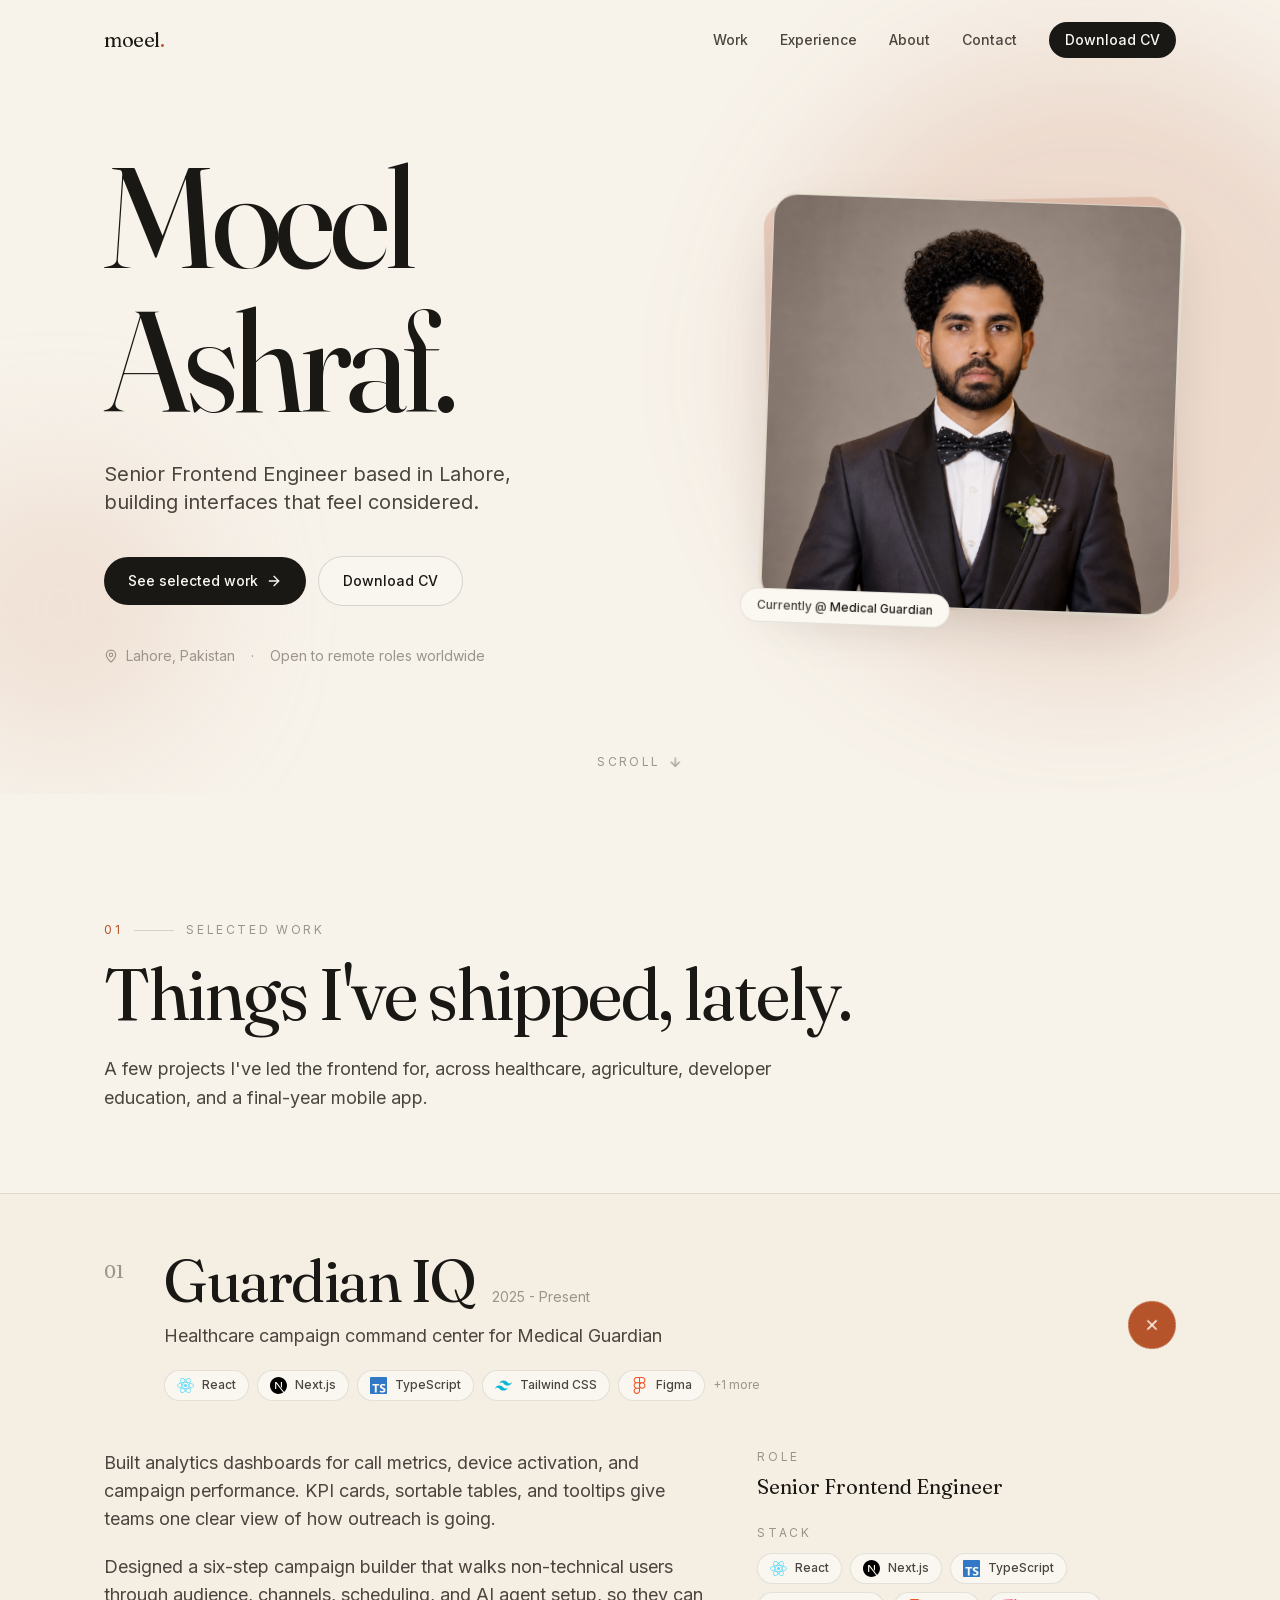
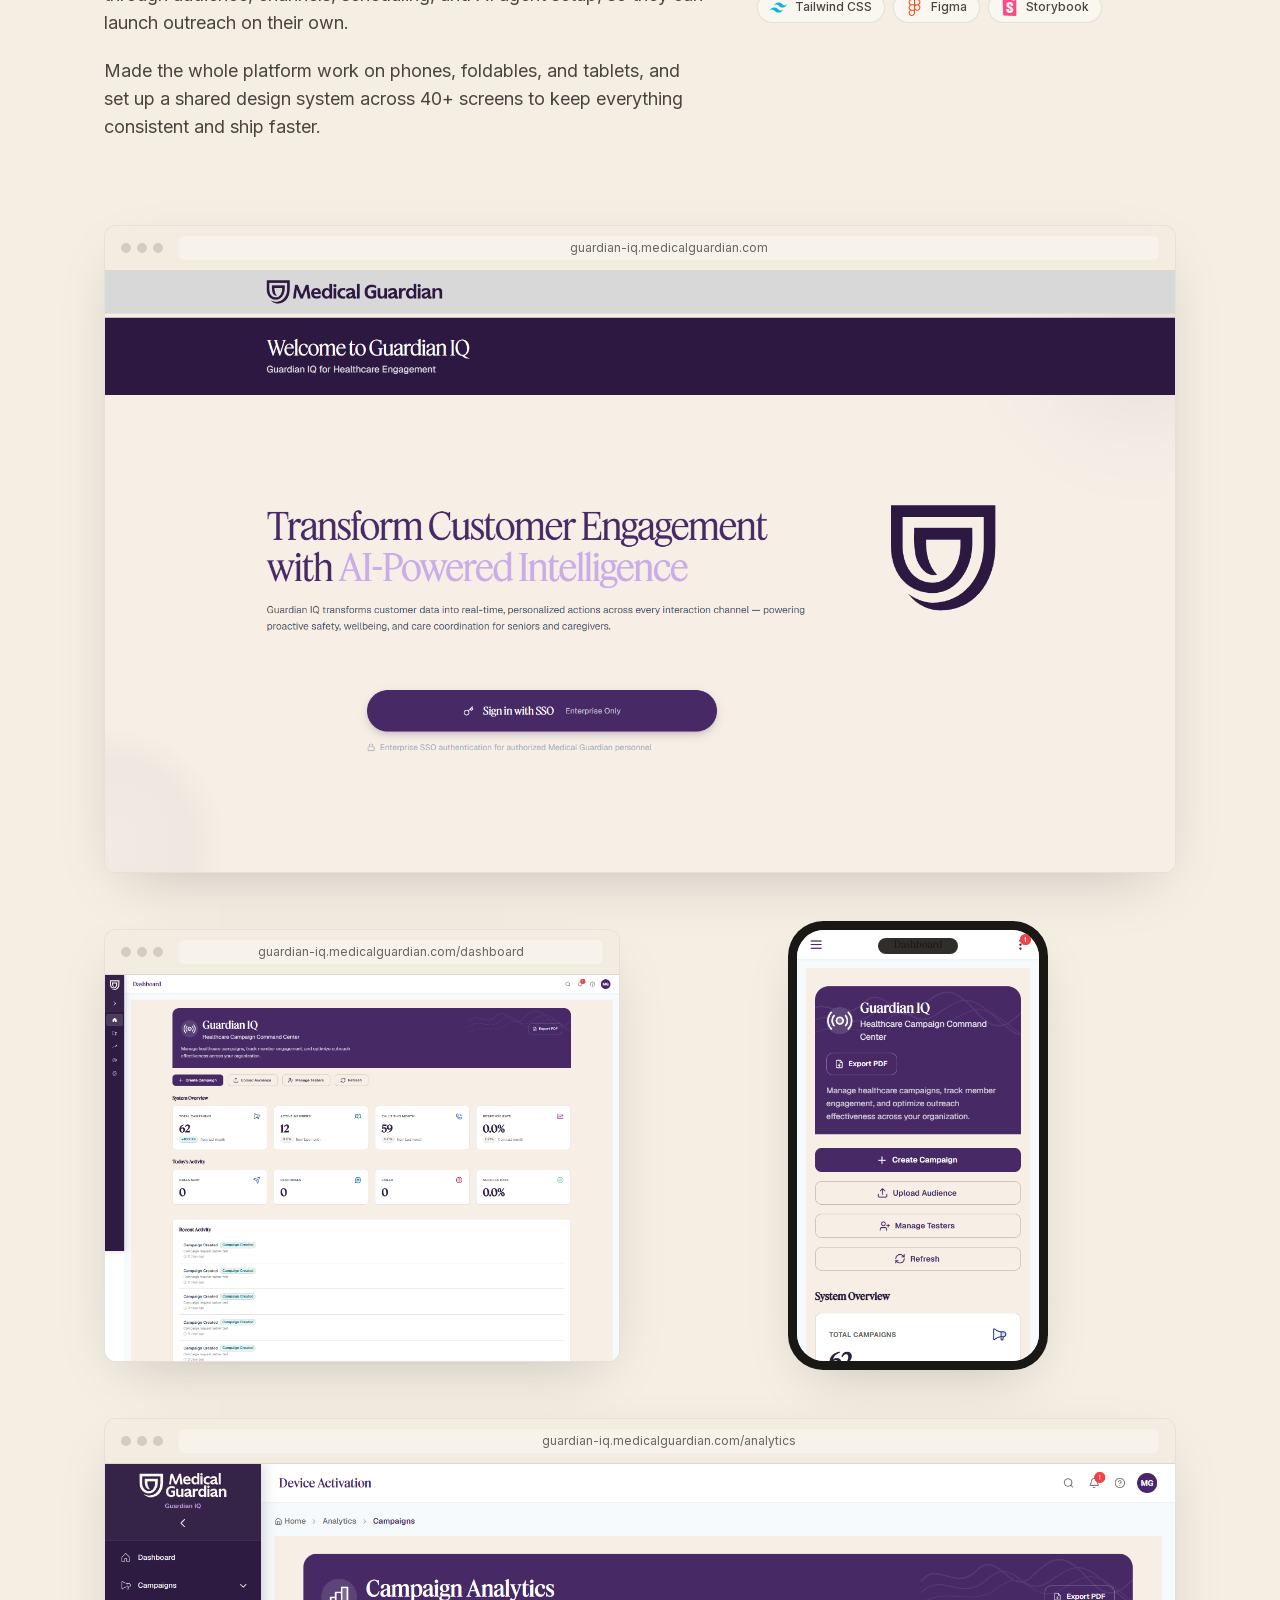
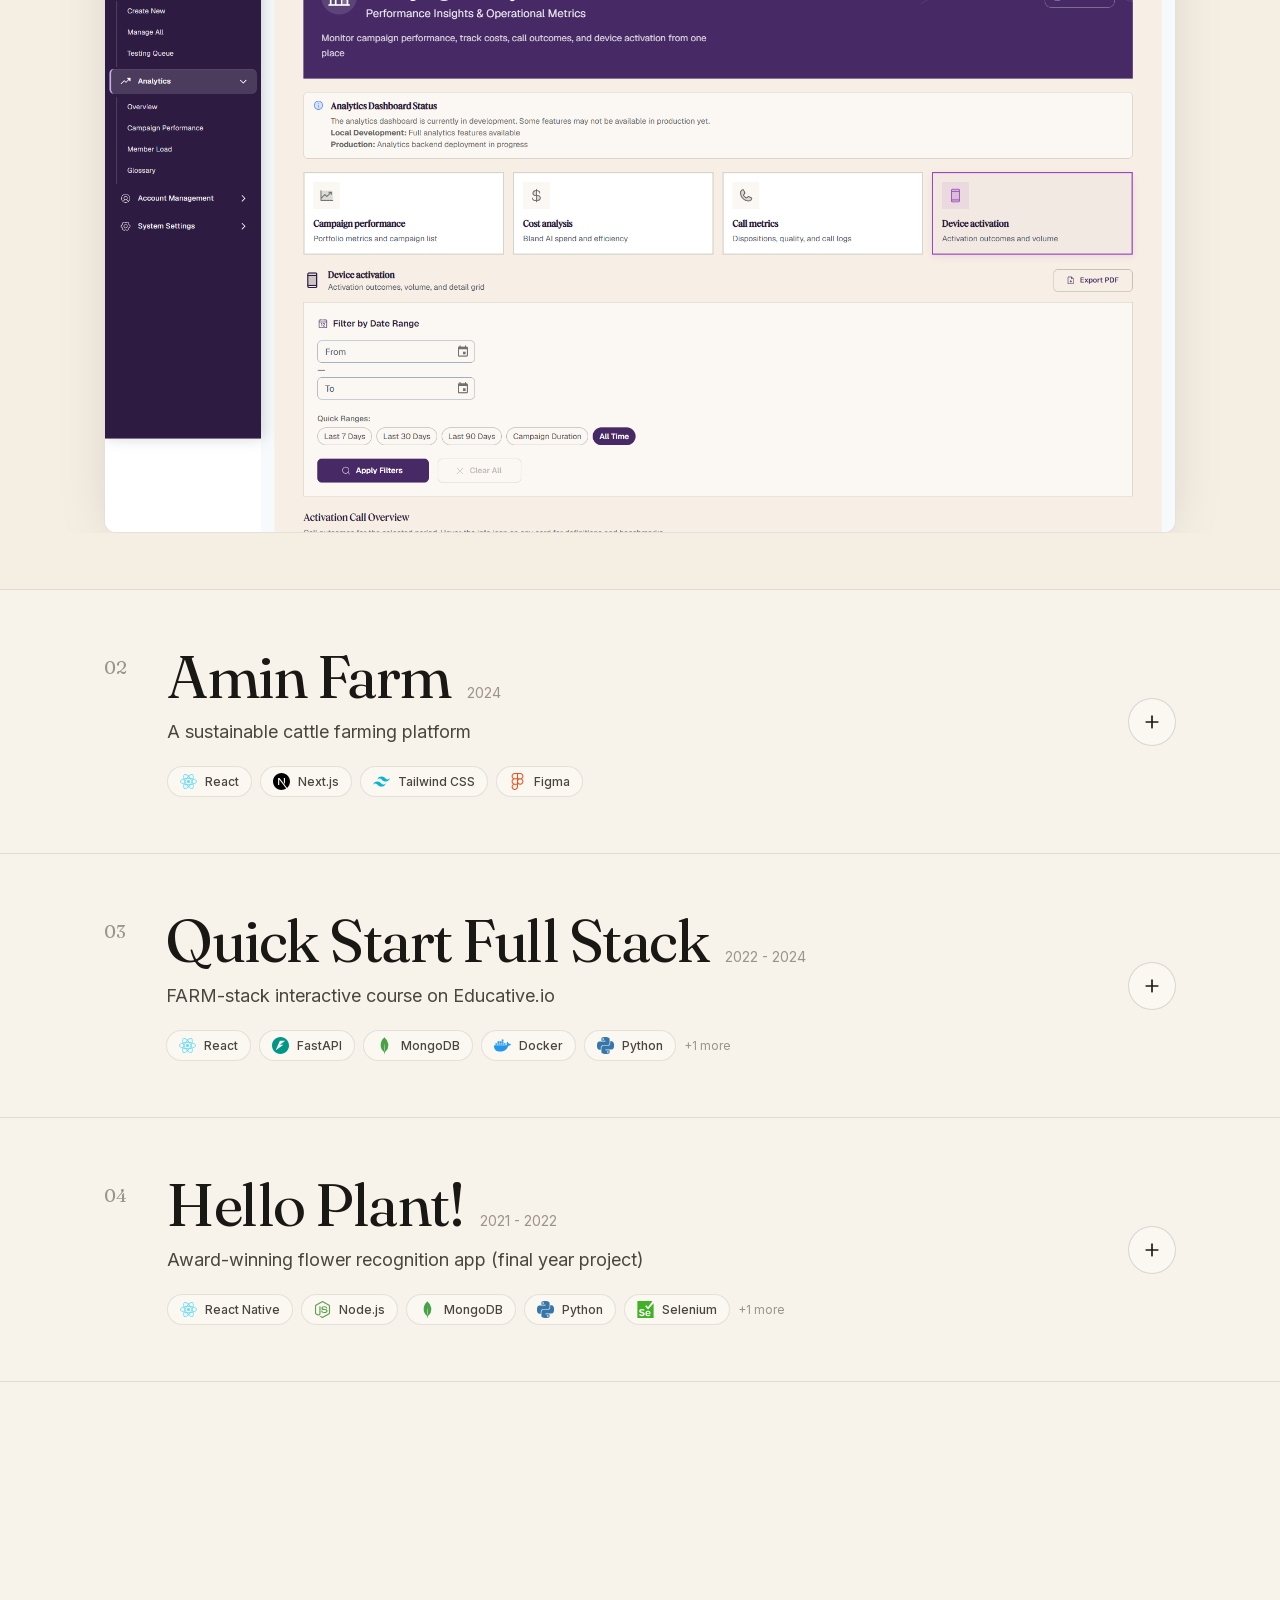
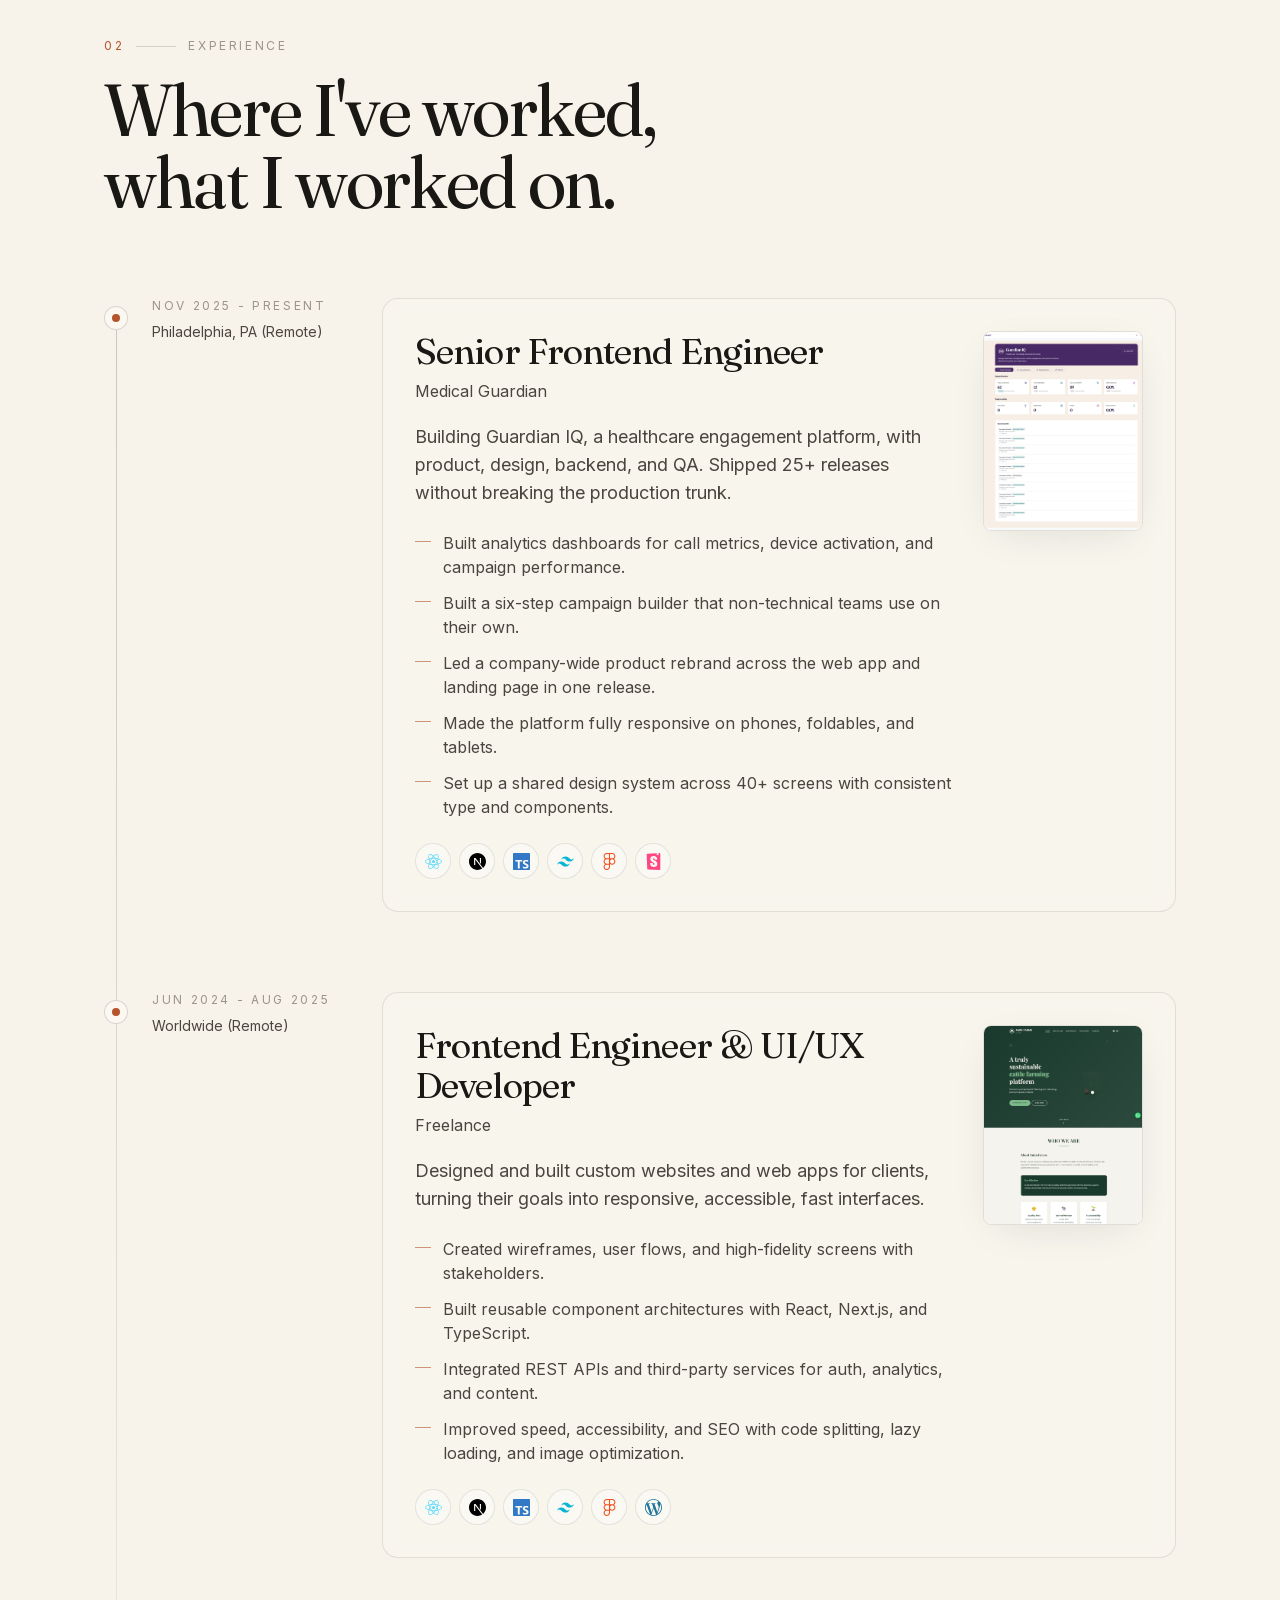
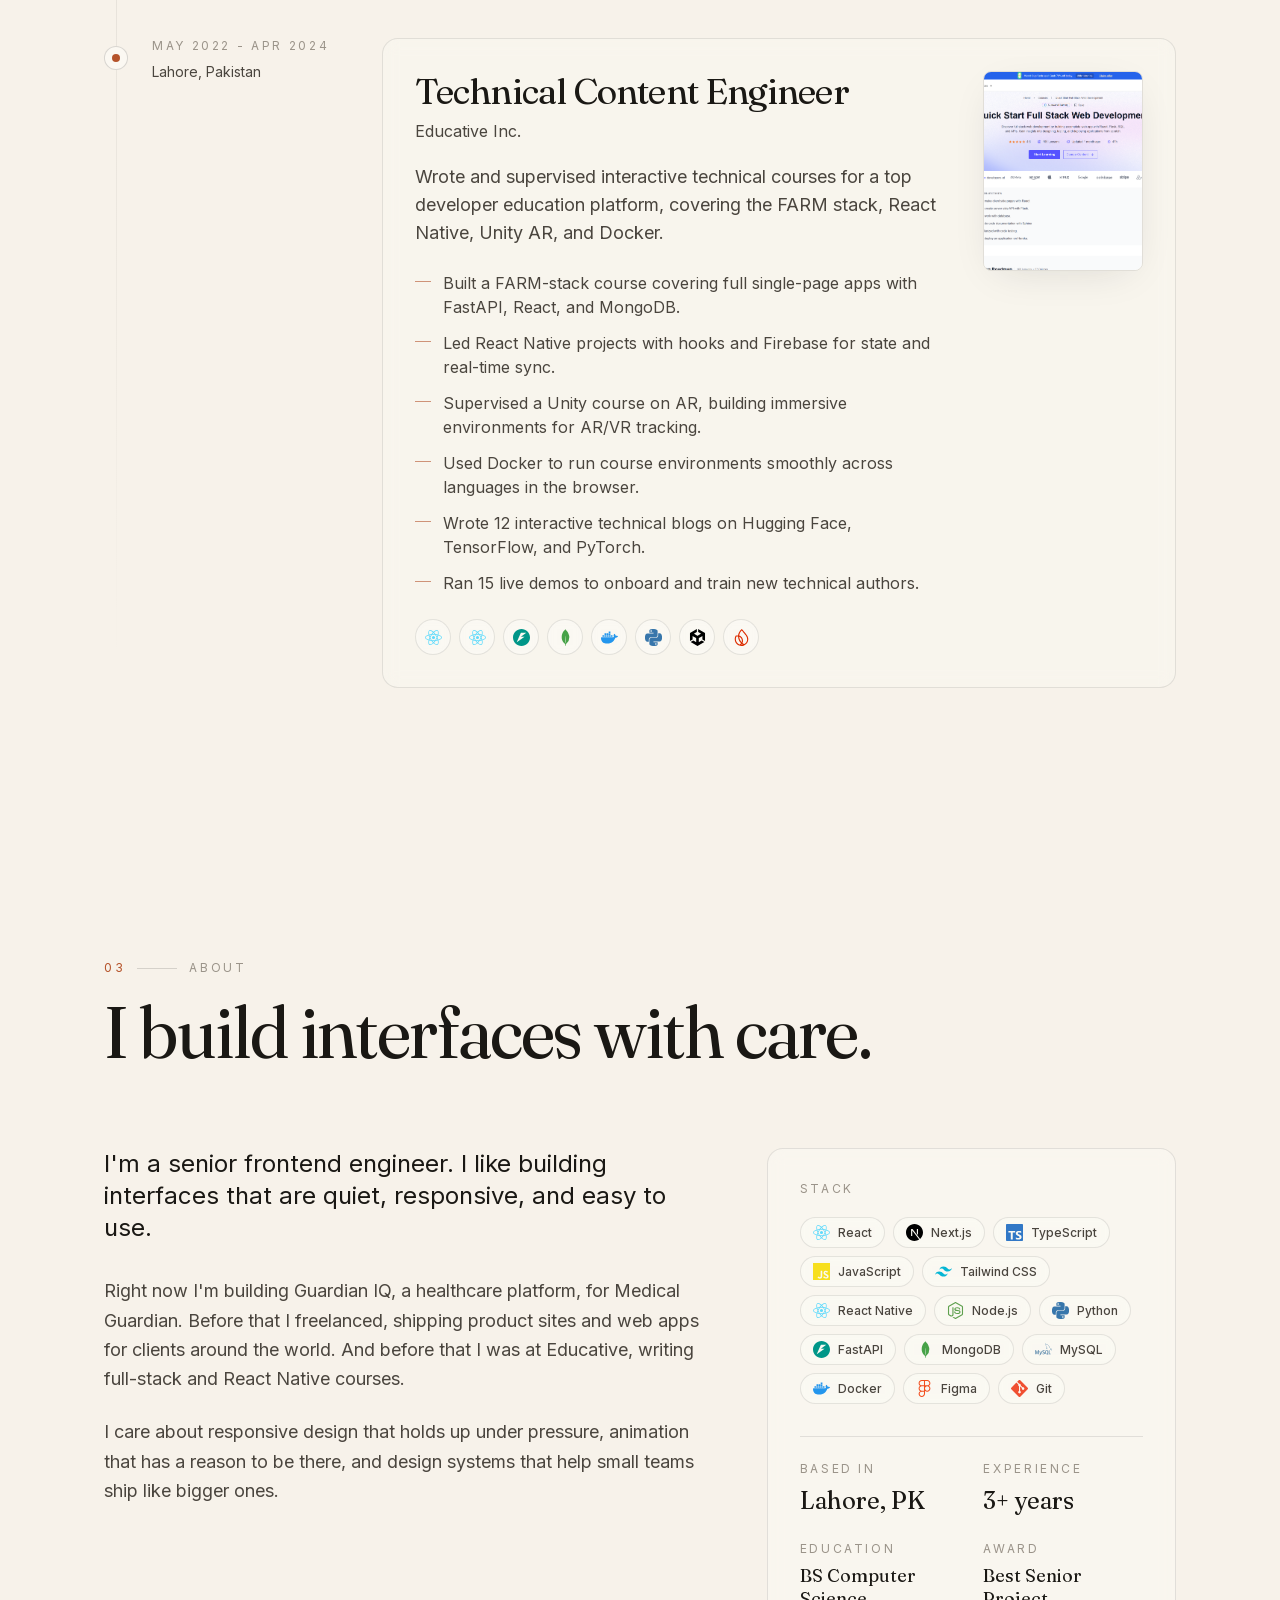
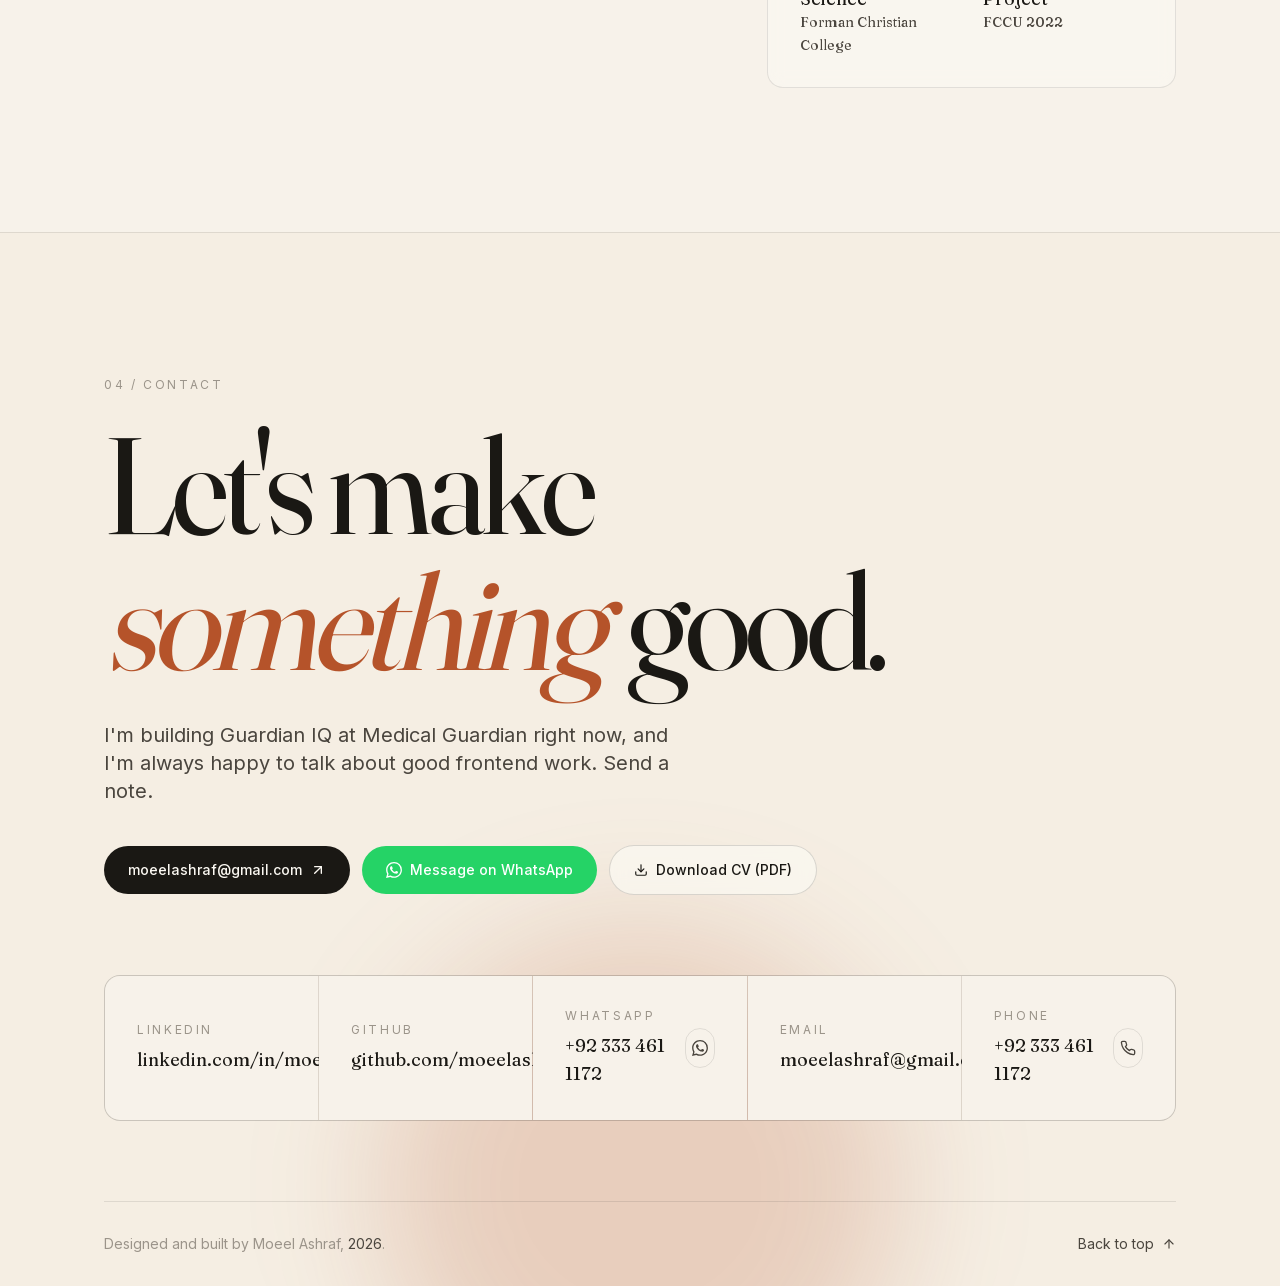
<file: index.html>
<!DOCTYPE html><html lang="en" class="__variable_eaa818 __variable_f367f3"><head><meta charSet="utf-8"/><meta name="viewport" content="width=device-width, initial-scale=1"/><link rel="preload" as="image" href="/portrait.png" fetchPriority="high"/><link rel="stylesheet" href="/_next/static/css/c574ebc8a527e44d.css" data-precedence="next"/><link rel="preload" as="script" fetchPriority="low" href="/_next/static/chunks/webpack-687de29a9afaa59f.js"/><script src="/_next/static/chunks/fd9d1056-8fef90fb5a0b2194.js" async=""></script><script src="/_next/static/chunks/117-a180840ef3cce72d.js" async=""></script><script src="/_next/static/chunks/main-app-5fda7d9480fef137.js" async=""></script><script src="/_next/static/chunks/30a37ab2-232025a5d88836ac.js" async=""></script><script src="/_next/static/chunks/853-a12d7decfe1c20f2.js" async=""></script><script src="/_next/static/chunks/app/page-aa30c7effcd330ae.js" async=""></script><title>Moeel Ashraf, Senior Frontend Engineer</title><meta name="description" content="Portfolio of Moeel Ashraf, a senior frontend engineer based in Lahore, building thoughtful, responsive interfaces for healthcare, education, and beyond."/><meta name="author" content="Moeel Ashraf"/><meta name="keywords" content="Moeel Ashraf,Frontend Engineer,React,Next.js,TypeScript,Portfolio,Lahore"/><meta property="og:title" content="Moeel Ashraf, Senior Frontend Engineer"/><meta property="og:description" content="Senior frontend engineer crafting interfaces that feel considered, not generated."/><meta property="og:type" content="website"/><meta name="twitter:card" content="summary"/><meta name="twitter:title" content="Moeel Ashraf, Senior Frontend Engineer"/><meta name="twitter:description" content="Senior frontend engineer crafting interfaces that feel considered, not generated."/><script src="/_next/static/chunks/polyfills-42372ed130431b0a.js" noModule=""></script></head><body class="font-sans bg-paper text-ink antialiased"><header class="fixed inset-x-0 top-0 z-50" style="background-color:rgba(247, 242, 234, 0);border-bottom:1px solid rgba(26, 24, 20, 0);backdrop-filter:none"><div class="container-narrow flex h-16 items-center justify-between md:h-20"><a href="#top" class="font-serif text-lg tracking-tight text-ink md:text-xl">moeel<span class="text-accent">.</span></a><nav class="hidden items-center gap-8 md:flex"><a href="#work" class="link-underline text-sm font-medium text-ink-muted transition-colors hover:text-ink">Work</a><a href="#experience" class="link-underline text-sm font-medium text-ink-muted transition-colors hover:text-ink">Experience</a><a href="#about" class="link-underline text-sm font-medium text-ink-muted transition-colors hover:text-ink">About</a><a href="#contact" class="link-underline text-sm font-medium text-ink-muted transition-colors hover:text-ink">Contact</a><a href="/moeel-resume.pdf" download="" class="inline-flex items-center rounded-full bg-ink px-4 py-2 text-sm font-medium text-paper-50 transition-all duration-300 hover:bg-accent">Download CV</a></nav><button type="button" aria-label="Open menu" class="flex h-10 w-10 items-center justify-center rounded-full border border-ink/10 bg-paper-50/60 text-ink backdrop-blur md:hidden"><svg xmlns="http://www.w3.org/2000/svg" width="18" height="18" viewBox="0 0 24 24" fill="none" stroke="currentColor" stroke-width="2" stroke-linecap="round" stroke-linejoin="round" class="lucide lucide-menu"><line x1="4" x2="20" y1="12" y2="12"></line><line x1="4" x2="20" y1="6" y2="6"></line><line x1="4" x2="20" y1="18" y2="18"></line></svg></button></div></header><main class="overflow-x-clip"><section id="top" class="relative overflow-hidden pt-28 pb-20 md:pt-36 md:pb-32"><div aria-hidden="true" class="pointer-events-none absolute -right-32 top-12 h-[480px] w-[480px] rounded-full bg-accent/15 blur-3xl md:h-[640px] md:w-[640px]" style="opacity:0;will-change:opacity,transform;transform:scale(0.9)"></div><div aria-hidden="true" class="pointer-events-none absolute -left-20 bottom-12 h-[280px] w-[280px] rounded-full bg-accent-soft/40 blur-3xl" style="opacity:0;will-change:opacity"></div><div class="container-narrow relative grid grid-cols-1 items-center gap-12 md:grid-cols-12 md:gap-8 lg:gap-16"><div class="md:col-span-7 lg:col-span-7"><h1 class="heading-display text-[12vw] sm:text-7xl md:text-[6.5rem] lg:text-[8rem] xl:text-[9rem]"><span class="inline-block" style="opacity:0;will-change:opacity,transform;transform:translateY(40px)">Moeel<!-- --> </span><span class="inline-block" style="opacity:0;will-change:opacity,transform;transform:translateY(40px)">Ashraf.</span></h1><p class="mt-7 max-w-xl text-balance text-lg leading-relaxed text-ink-muted md:text-xl"><span class="inline-block" style="opacity:0;will-change:opacity,transform;transform:translateY(12px)">Senior<!-- --> </span><span class="inline-block" style="opacity:0;will-change:opacity,transform;transform:translateY(12px)">Frontend<!-- --> </span><span class="inline-block" style="opacity:0;will-change:opacity,transform;transform:translateY(12px)">Engineer<!-- --> </span><span class="inline-block" style="opacity:0;will-change:opacity,transform;transform:translateY(12px)">based<!-- --> </span><span class="inline-block" style="opacity:0;will-change:opacity,transform;transform:translateY(12px)">in<!-- --> </span><span class="inline-block" style="opacity:0;will-change:opacity,transform;transform:translateY(12px)">Lahore,<!-- --> </span><span class="inline-block" style="opacity:0;will-change:opacity,transform;transform:translateY(12px)">building<!-- --> </span><span class="inline-block" style="opacity:0;will-change:opacity,transform;transform:translateY(12px)">interfaces<!-- --> </span><span class="inline-block" style="opacity:0;will-change:opacity,transform;transform:translateY(12px)">that<!-- --> </span><span class="inline-block" style="opacity:0;will-change:opacity,transform;transform:translateY(12px)">feel<!-- --> </span><span class="inline-block" style="opacity:0;will-change:opacity,transform;transform:translateY(12px)">considered.</span></p><div class="mt-10 flex flex-wrap items-center gap-3" style="opacity:0;will-change:opacity,transform;transform:translateY(12px)"><a href="#work" class="group inline-flex items-center gap-2 rounded-full bg-ink px-6 py-3.5 text-sm font-medium text-paper-50 transition-all duration-300 hover:bg-accent">See selected work<svg xmlns="http://www.w3.org/2000/svg" width="16" height="16" viewBox="0 0 24 24" fill="none" stroke="currentColor" stroke-width="2" stroke-linecap="round" stroke-linejoin="round" class="lucide lucide-arrow-right transition-transform duration-300 group-hover:translate-x-1"><path d="M5 12h14"></path><path d="m12 5 7 7-7 7"></path></svg></a><a href="/moeel-resume.pdf" download="" class="inline-flex items-center gap-2 rounded-full border border-ink/15 bg-paper-50/60 px-6 py-3.5 text-sm font-medium text-ink backdrop-blur transition-all duration-300 hover:border-ink/30 hover:bg-paper-50">Download CV</a></div><div class="mt-10 flex items-center gap-2 text-sm text-ink-faint" style="opacity:0;will-change:opacity"><svg xmlns="http://www.w3.org/2000/svg" width="14" height="14" viewBox="0 0 24 24" fill="none" stroke="currentColor" stroke-width="2" stroke-linecap="round" stroke-linejoin="round" class="lucide lucide-map-pin"><path d="M20 10c0 4.993-5.539 10.193-7.399 11.799a1 1 0 0 1-1.202 0C9.539 20.193 4 14.993 4 10a8 8 0 0 1 16 0"></path><circle cx="12" cy="10" r="3"></circle></svg>Lahore, Pakistan<span class="mx-2">·</span><span>Open to remote roles worldwide</span></div></div><div class="md:col-span-5 lg:col-span-5"><div class="relative mx-auto aspect-square w-full max-w-[420px]" style="opacity:0;will-change:opacity,transform;transform:translateX(40px)"><div class="absolute inset-0 -rotate-3 rounded-3xl bg-accent/20"></div><div class="absolute inset-0 rotate-1 rounded-3xl bg-paper-200"></div><div class="relative h-full w-full overflow-hidden rounded-3xl border border-ink/10 bg-paper-200 shadow-card"><img alt="Moeel Ashraf" fetchPriority="high" decoding="async" data-nimg="fill" class="object-cover" style="position:absolute;height:100%;width:100%;left:0;top:0;right:0;bottom:0;color:transparent" src="/portrait.png"/></div><div class="absolute -bottom-4 -left-4 rounded-full border border-ink/10 bg-paper-50 px-4 py-2 text-xs font-medium shadow-soft sm:-bottom-5 sm:-left-5" style="opacity:0;will-change:opacity,transform;transform:translateY(20px)"><span class="text-ink-muted">Currently @ </span><span class="text-ink">Medical Guardian</span></div></div></div></div><a href="#work" class="absolute bottom-6 left-1/2 hidden -translate-x-1/2 items-center gap-2 text-xs uppercase tracking-[0.2em] text-ink-faint md:flex" style="opacity:0;will-change:opacity">Scroll<span style="will-change:transform"><svg xmlns="http://www.w3.org/2000/svg" width="14" height="14" viewBox="0 0 24 24" fill="none" stroke="currentColor" stroke-width="2" stroke-linecap="round" stroke-linejoin="round" class="lucide lucide-arrow-down"><path d="M12 5v14"></path><path d="m19 12-7 7-7-7"></path></svg></span></a></section><section id="work" class="relative py-24 md:py-32"><div class="container-narrow"><div class="mb-12 md:mb-20"><div style="opacity:0;transform:translateY(24px)"><div class="flex items-center gap-3 text-xs uppercase tracking-[0.22em] text-ink-faint"><span class="text-accent">01</span><span class="h-px w-10 bg-ink/15"></span><span>Selected work</span></div></div><div style="opacity:0;transform:translateY(24px)"><h2 class="heading-section mt-5 max-w-3xl text-balance text-5xl sm:text-6xl md:text-7xl">Things I&#x27;ve shipped, lately.</h2></div><div style="opacity:0;transform:translateY(24px)"><p class="mt-6 max-w-2xl text-lg leading-relaxed text-ink-muted">A few projects I&#x27;ve led the frontend for, across healthcare, agriculture, developer education, and a final-year mobile app.</p></div></div></div><div class="border-b border-ink/10"><article class="group relative border-t border-ink/10 py-10 transition-colors md:py-14 bg-paper-200/40"><button type="button" class="container-narrow flex w-full flex-col items-start gap-6 text-left md:flex-row md:items-center md:justify-between md:gap-12" aria-expanded="true"><div class="flex flex-1 items-start gap-6 md:gap-10"><span class="mt-2 font-serif text-base text-ink-faint md:text-lg">01</span><div class="flex-1"><div class="flex flex-col gap-1.5 sm:flex-row sm:items-baseline sm:gap-4"><h3 class="heading-section text-3xl sm:text-4xl md:text-5xl lg:text-6xl">Guardian IQ</h3><span class="text-sm text-ink-faint">2025 - Present</span></div><p class="mt-3 max-w-2xl text-base text-ink-muted md:text-lg">Healthcare campaign command center for Medical Guardian</p><div class="mt-5 flex flex-wrap items-center gap-2"><span class="group inline-flex items-center gap-2 rounded-full border border-ink/10 bg-paper-50/80 backdrop-blur-sm transition-all duration-300 hover:-translate-y-0.5 hover:border-ink/20 hover:shadow-soft px-3 py-1.5 text-xs"><svg stroke="currentColor" fill="currentColor" stroke-width="0" role="img" viewBox="0 0 24 24" class="transition-colors duration-300" style="color:#61DAFB" aria-hidden="true" height="17" width="17" xmlns="http://www.w3.org/2000/svg"><path d="M14.23 12.004a2.236 2.236 0 0 1-2.235 2.236 2.236 2.236 0 0 1-2.236-2.236 2.236 2.236 0 0 1 2.235-2.236 2.236 2.236 0 0 1 2.236 2.236zm2.648-10.69c-1.346 0-3.107.96-4.888 2.622-1.78-1.653-3.542-2.602-4.887-2.602-.41 0-.783.093-1.106.278-1.375.793-1.683 3.264-.973 6.365C1.98 8.917 0 10.42 0 12.004c0 1.59 1.99 3.097 5.043 4.03-.704 3.113-.39 5.588.988 6.38.32.187.69.275 1.102.275 1.345 0 3.107-.96 4.888-2.624 1.78 1.654 3.542 2.603 4.887 2.603.41 0 .783-.09 1.106-.275 1.374-.792 1.683-3.263.973-6.365C22.02 15.096 24 13.59 24 12.004c0-1.59-1.99-3.097-5.043-4.032.704-3.11.39-5.587-.988-6.38-.318-.184-.688-.277-1.092-.278zm-.005 1.09v.006c.225 0 .406.044.558.127.666.382.955 1.835.73 3.704-.054.46-.142.945-.25 1.44-.96-.236-2.006-.417-3.107-.534-.66-.905-1.345-1.727-2.035-2.447 1.592-1.48 3.087-2.292 4.105-2.295zm-9.77.02c1.012 0 2.514.808 4.11 2.28-.686.72-1.37 1.537-2.02 2.442-1.107.117-2.154.298-3.113.538-.112-.49-.195-.964-.254-1.42-.23-1.868.054-3.32.714-3.707.19-.09.4-.127.563-.132zm4.882 3.05c.455.468.91.992 1.36 1.564-.44-.02-.89-.034-1.345-.034-.46 0-.915.01-1.36.034.44-.572.895-1.096 1.345-1.565zM12 8.1c.74 0 1.477.034 2.202.093.406.582.802 1.203 1.183 1.86.372.64.71 1.29 1.018 1.946-.308.655-.646 1.31-1.013 1.95-.38.66-.773 1.288-1.18 1.87-.728.063-1.466.098-2.21.098-.74 0-1.477-.035-2.202-.093-.406-.582-.802-1.204-1.183-1.86-.372-.64-.71-1.29-1.018-1.946.303-.657.646-1.313 1.013-1.954.38-.66.773-1.286 1.18-1.868.728-.064 1.466-.098 2.21-.098zm-3.635.254c-.24.377-.48.763-.704 1.16-.225.39-.435.782-.635 1.174-.265-.656-.49-1.31-.676-1.947.64-.15 1.315-.283 2.015-.386zm7.26 0c.695.103 1.365.23 2.006.387-.18.632-.405 1.282-.66 1.933-.2-.39-.41-.783-.64-1.174-.225-.392-.465-.774-.705-1.146zm3.063.675c.484.15.944.317 1.375.498 1.732.74 2.852 1.708 2.852 2.476-.005.768-1.125 1.74-2.857 2.475-.42.18-.88.342-1.355.493-.28-.958-.646-1.956-1.1-2.98.45-1.017.81-2.01 1.085-2.964zm-13.395.004c.278.96.645 1.957 1.1 2.98-.45 1.017-.812 2.01-1.086 2.964-.484-.15-.944-.318-1.37-.5-1.732-.737-2.852-1.706-2.852-2.474 0-.768 1.12-1.742 2.852-2.476.42-.18.88-.342 1.356-.494zm11.678 4.28c.265.657.49 1.312.676 1.948-.64.157-1.316.29-2.016.39.24-.375.48-.762.705-1.158.225-.39.435-.788.636-1.18zm-9.945.02c.2.392.41.783.64 1.175.23.39.465.772.705 1.143-.695-.102-1.365-.23-2.006-.386.18-.63.406-1.282.66-1.933zM17.92 16.32c.112.493.2.968.254 1.423.23 1.868-.054 3.32-.714 3.708-.147.09-.338.128-.563.128-1.012 0-2.514-.807-4.11-2.28.686-.72 1.37-1.536 2.02-2.44 1.107-.118 2.154-.3 3.113-.54zm-11.83.01c.96.234 2.006.415 3.107.532.66.905 1.345 1.727 2.035 2.446-1.595 1.483-3.092 2.295-4.11 2.295-.22-.005-.406-.05-.553-.132-.666-.38-.955-1.834-.73-3.703.054-.46.142-.944.25-1.438zm4.56.64c.44.02.89.034 1.345.034.46 0 .915-.01 1.36-.034-.44.572-.895 1.095-1.345 1.565-.455-.47-.91-.993-1.36-1.565z"></path></svg><span class="font-sans font-medium text-ink-muted group-hover:text-ink">React</span></span><span class="group inline-flex items-center gap-2 rounded-full border border-ink/10 bg-paper-50/80 backdrop-blur-sm transition-all duration-300 hover:-translate-y-0.5 hover:border-ink/20 hover:shadow-soft px-3 py-1.5 text-xs"><svg stroke="currentColor" fill="currentColor" stroke-width="0" role="img" viewBox="0 0 24 24" class="transition-colors duration-300" style="color:#000000" aria-hidden="true" height="17" width="17" xmlns="http://www.w3.org/2000/svg"><path d="M18.665 21.978C16.758 23.255 14.465 24 12 24 5.377 24 0 18.623 0 12S5.377 0 12 0s12 5.377 12 12c0 3.583-1.574 6.801-4.067 9.001L9.219 7.2H7.2v9.596h1.615V9.251l9.85 12.727Zm-3.332-8.533 1.6 2.061V7.2h-1.6v6.245Z"></path></svg><span class="font-sans font-medium text-ink-muted group-hover:text-ink">Next.js</span></span><span class="group inline-flex items-center gap-2 rounded-full border border-ink/10 bg-paper-50/80 backdrop-blur-sm transition-all duration-300 hover:-translate-y-0.5 hover:border-ink/20 hover:shadow-soft px-3 py-1.5 text-xs"><svg stroke="currentColor" fill="currentColor" stroke-width="0" role="img" viewBox="0 0 24 24" class="transition-colors duration-300" style="color:#3178C6" aria-hidden="true" height="17" width="17" xmlns="http://www.w3.org/2000/svg"><path d="M1.125 0C.502 0 0 .502 0 1.125v21.75C0 23.498.502 24 1.125 24h21.75c.623 0 1.125-.502 1.125-1.125V1.125C24 .502 23.498 0 22.875 0zm17.363 9.75c.612 0 1.154.037 1.627.111a6.38 6.38 0 0 1 1.306.34v2.458a3.95 3.95 0 0 0-.643-.361 5.093 5.093 0 0 0-.717-.26 5.453 5.453 0 0 0-1.426-.2c-.3 0-.573.028-.819.086a2.1 2.1 0 0 0-.623.242c-.17.104-.3.229-.393.374a.888.888 0 0 0-.14.49c0 .196.053.373.156.529.104.156.252.304.443.444s.423.276.696.41c.273.135.582.274.926.416.47.197.892.407 1.266.628.374.222.695.473.963.753.268.279.472.598.614.957.142.359.214.776.214 1.253 0 .657-.125 1.21-.373 1.656a3.033 3.033 0 0 1-1.012 1.085 4.38 4.38 0 0 1-1.487.596c-.566.12-1.163.18-1.79.18a9.916 9.916 0 0 1-1.84-.164 5.544 5.544 0 0 1-1.512-.493v-2.63a5.033 5.033 0 0 0 3.237 1.2c.333 0 .624-.03.872-.09.249-.06.456-.144.623-.25.166-.108.29-.234.373-.38a1.023 1.023 0 0 0-.074-1.089 2.12 2.12 0 0 0-.537-.5 5.597 5.597 0 0 0-.807-.444 27.72 27.72 0 0 0-1.007-.436c-.918-.383-1.602-.852-2.053-1.405-.45-.553-.676-1.222-.676-2.005 0-.614.123-1.141.369-1.582.246-.441.58-.804 1.004-1.089a4.494 4.494 0 0 1 1.47-.629 7.536 7.536 0 0 1 1.77-.201zm-15.113.188h9.563v2.166H9.506v9.646H6.789v-9.646H3.375z"></path></svg><span class="font-sans font-medium text-ink-muted group-hover:text-ink">TypeScript</span></span><span class="group inline-flex items-center gap-2 rounded-full border border-ink/10 bg-paper-50/80 backdrop-blur-sm transition-all duration-300 hover:-translate-y-0.5 hover:border-ink/20 hover:shadow-soft px-3 py-1.5 text-xs"><svg stroke="currentColor" fill="currentColor" stroke-width="0" role="img" viewBox="0 0 24 24" class="transition-colors duration-300" style="color:#06B6D4" aria-hidden="true" height="17" width="17" xmlns="http://www.w3.org/2000/svg"><path d="M12.001,4.8c-3.2,0-5.2,1.6-6,4.8c1.2-1.6,2.6-2.2,4.2-1.8c0.913,0.228,1.565,0.89,2.288,1.624 C13.666,10.618,15.027,12,18.001,12c3.2,0,5.2-1.6,6-4.8c-1.2,1.6-2.6,2.2-4.2,1.8c-0.913-0.228-1.565-0.89-2.288-1.624 C16.337,6.182,14.976,4.8,12.001,4.8z M6.001,12c-3.2,0-5.2,1.6-6,4.8c1.2-1.6,2.6-2.2,4.2-1.8c0.913,0.228,1.565,0.89,2.288,1.624 c1.177,1.194,2.538,2.576,5.512,2.576c3.2,0,5.2-1.6,6-4.8c-1.2,1.6-2.6,2.2-4.2,1.8c-0.913-0.228-1.565-0.89-2.288-1.624 C10.337,13.382,8.976,12,6.001,12z"></path></svg><span class="font-sans font-medium text-ink-muted group-hover:text-ink">Tailwind CSS</span></span><span class="group inline-flex items-center gap-2 rounded-full border border-ink/10 bg-paper-50/80 backdrop-blur-sm transition-all duration-300 hover:-translate-y-0.5 hover:border-ink/20 hover:shadow-soft px-3 py-1.5 text-xs"><svg stroke="currentColor" fill="currentColor" stroke-width="0" role="img" viewBox="0 0 24 24" class="transition-colors duration-300" style="color:#F24E1E" aria-hidden="true" height="17" width="17" xmlns="http://www.w3.org/2000/svg"><path d="M15.852 8.981h-4.588V0h4.588c2.476 0 4.49 2.014 4.49 4.49s-2.014 4.491-4.49 4.491zM12.735 7.51h3.117c1.665 0 3.019-1.355 3.019-3.019s-1.355-3.019-3.019-3.019h-3.117V7.51zm0 1.471H8.148c-2.476 0-4.49-2.014-4.49-4.49S5.672 0 8.148 0h4.588v8.981zm-4.587-7.51c-1.665 0-3.019 1.355-3.019 3.019s1.354 3.02 3.019 3.02h3.117V1.471H8.148zm4.587 15.019H8.148c-2.476 0-4.49-2.014-4.49-4.49s2.014-4.49 4.49-4.49h4.588v8.98zM8.148 8.981c-1.665 0-3.019 1.355-3.019 3.019s1.355 3.019 3.019 3.019h3.117V8.981H8.148zM8.172 24c-2.489 0-4.515-2.014-4.515-4.49s2.014-4.49 4.49-4.49h4.588v4.441c0 2.503-2.047 4.539-4.563 4.539zm-.024-7.51a3.023 3.023 0 0 0-3.019 3.019c0 1.665 1.365 3.019 3.044 3.019 1.705 0 3.093-1.376 3.093-3.068v-2.97H8.148zm7.704 0h-.098c-2.476 0-4.49-2.014-4.49-4.49s2.014-4.49 4.49-4.49h.098c2.476 0 4.49 2.014 4.49 4.49s-2.014 4.49-4.49 4.49zm-.097-7.509c-1.665 0-3.019 1.355-3.019 3.019s1.355 3.019 3.019 3.019h.098c1.665 0 3.019-1.355 3.019-3.019s-1.355-3.019-3.019-3.019h-.098z"></path></svg><span class="font-sans font-medium text-ink-muted group-hover:text-ink">Figma</span></span><span class="text-xs text-ink-faint">+<!-- -->1<!-- --> more</span></div></div></div><span class="flex h-12 w-12 shrink-0 items-center justify-center rounded-full border transition-colors border-accent bg-accent text-paper-50" style="will-change:transform"><svg xmlns="http://www.w3.org/2000/svg" width="20" height="20" viewBox="0 0 24 24" fill="none" stroke="currentColor" stroke-width="2" stroke-linecap="round" stroke-linejoin="round" class="lucide lucide-plus"><path d="M5 12h14"></path><path d="M12 5v14"></path></svg></span></button><div class="overflow-hidden" style="height:auto;opacity:1;will-change:opacity"><div class="container-narrow pt-12"><div class="grid grid-cols-1 gap-10 md:grid-cols-12 md:gap-12"><div class="md:col-span-7 lg:col-span-7"><p class="mb-5 text-base leading-relaxed text-ink-muted md:text-lg" style="opacity:1;will-change:opacity,transform;transform:none">Built analytics dashboards for call metrics, device activation, and campaign performance. KPI cards, sortable tables, and tooltips give teams one clear view of how outreach is going.</p><p class="mb-5 text-base leading-relaxed text-ink-muted md:text-lg" style="opacity:1;will-change:opacity,transform;transform:none">Designed a six-step campaign builder that walks non-technical users through audience, channels, scheduling, and AI agent setup, so they can launch outreach on their own.</p><p class="mb-5 text-base leading-relaxed text-ink-muted md:text-lg" style="opacity:1;will-change:opacity,transform;transform:none">Made the whole platform work on phones, foldables, and tablets, and set up a shared design system across 40+ screens to keep everything consistent and ship faster.</p></div><div class="md:col-span-5 lg:col-span-5"><p class="text-xs uppercase tracking-[0.22em] text-ink-faint">Role</p><p class="mt-2 font-serif text-xl text-ink">Senior Frontend Engineer</p><p class="mt-6 text-xs uppercase tracking-[0.22em] text-ink-faint">Stack</p><div class="mt-3 flex flex-wrap gap-2"><span class="group inline-flex items-center gap-2 rounded-full border border-ink/10 bg-paper-50/80 backdrop-blur-sm transition-all duration-300 hover:-translate-y-0.5 hover:border-ink/20 hover:shadow-soft px-3 py-1.5 text-xs"><svg stroke="currentColor" fill="currentColor" stroke-width="0" role="img" viewBox="0 0 24 24" class="transition-colors duration-300" style="color:#61DAFB" aria-hidden="true" height="17" width="17" xmlns="http://www.w3.org/2000/svg"><path d="M14.23 12.004a2.236 2.236 0 0 1-2.235 2.236 2.236 2.236 0 0 1-2.236-2.236 2.236 2.236 0 0 1 2.235-2.236 2.236 2.236 0 0 1 2.236 2.236zm2.648-10.69c-1.346 0-3.107.96-4.888 2.622-1.78-1.653-3.542-2.602-4.887-2.602-.41 0-.783.093-1.106.278-1.375.793-1.683 3.264-.973 6.365C1.98 8.917 0 10.42 0 12.004c0 1.59 1.99 3.097 5.043 4.03-.704 3.113-.39 5.588.988 6.38.32.187.69.275 1.102.275 1.345 0 3.107-.96 4.888-2.624 1.78 1.654 3.542 2.603 4.887 2.603.41 0 .783-.09 1.106-.275 1.374-.792 1.683-3.263.973-6.365C22.02 15.096 24 13.59 24 12.004c0-1.59-1.99-3.097-5.043-4.032.704-3.11.39-5.587-.988-6.38-.318-.184-.688-.277-1.092-.278zm-.005 1.09v.006c.225 0 .406.044.558.127.666.382.955 1.835.73 3.704-.054.46-.142.945-.25 1.44-.96-.236-2.006-.417-3.107-.534-.66-.905-1.345-1.727-2.035-2.447 1.592-1.48 3.087-2.292 4.105-2.295zm-9.77.02c1.012 0 2.514.808 4.11 2.28-.686.72-1.37 1.537-2.02 2.442-1.107.117-2.154.298-3.113.538-.112-.49-.195-.964-.254-1.42-.23-1.868.054-3.32.714-3.707.19-.09.4-.127.563-.132zm4.882 3.05c.455.468.91.992 1.36 1.564-.44-.02-.89-.034-1.345-.034-.46 0-.915.01-1.36.034.44-.572.895-1.096 1.345-1.565zM12 8.1c.74 0 1.477.034 2.202.093.406.582.802 1.203 1.183 1.86.372.64.71 1.29 1.018 1.946-.308.655-.646 1.31-1.013 1.95-.38.66-.773 1.288-1.18 1.87-.728.063-1.466.098-2.21.098-.74 0-1.477-.035-2.202-.093-.406-.582-.802-1.204-1.183-1.86-.372-.64-.71-1.29-1.018-1.946.303-.657.646-1.313 1.013-1.954.38-.66.773-1.286 1.18-1.868.728-.064 1.466-.098 2.21-.098zm-3.635.254c-.24.377-.48.763-.704 1.16-.225.39-.435.782-.635 1.174-.265-.656-.49-1.31-.676-1.947.64-.15 1.315-.283 2.015-.386zm7.26 0c.695.103 1.365.23 2.006.387-.18.632-.405 1.282-.66 1.933-.2-.39-.41-.783-.64-1.174-.225-.392-.465-.774-.705-1.146zm3.063.675c.484.15.944.317 1.375.498 1.732.74 2.852 1.708 2.852 2.476-.005.768-1.125 1.74-2.857 2.475-.42.18-.88.342-1.355.493-.28-.958-.646-1.956-1.1-2.98.45-1.017.81-2.01 1.085-2.964zm-13.395.004c.278.96.645 1.957 1.1 2.98-.45 1.017-.812 2.01-1.086 2.964-.484-.15-.944-.318-1.37-.5-1.732-.737-2.852-1.706-2.852-2.474 0-.768 1.12-1.742 2.852-2.476.42-.18.88-.342 1.356-.494zm11.678 4.28c.265.657.49 1.312.676 1.948-.64.157-1.316.29-2.016.39.24-.375.48-.762.705-1.158.225-.39.435-.788.636-1.18zm-9.945.02c.2.392.41.783.64 1.175.23.39.465.772.705 1.143-.695-.102-1.365-.23-2.006-.386.18-.63.406-1.282.66-1.933zM17.92 16.32c.112.493.2.968.254 1.423.23 1.868-.054 3.32-.714 3.708-.147.09-.338.128-.563.128-1.012 0-2.514-.807-4.11-2.28.686-.72 1.37-1.536 2.02-2.44 1.107-.118 2.154-.3 3.113-.54zm-11.83.01c.96.234 2.006.415 3.107.532.66.905 1.345 1.727 2.035 2.446-1.595 1.483-3.092 2.295-4.11 2.295-.22-.005-.406-.05-.553-.132-.666-.38-.955-1.834-.73-3.703.054-.46.142-.944.25-1.438zm4.56.64c.44.02.89.034 1.345.034.46 0 .915-.01 1.36-.034-.44.572-.895 1.095-1.345 1.565-.455-.47-.91-.993-1.36-1.565z"></path></svg><span class="font-sans font-medium text-ink-muted group-hover:text-ink">React</span></span><span class="group inline-flex items-center gap-2 rounded-full border border-ink/10 bg-paper-50/80 backdrop-blur-sm transition-all duration-300 hover:-translate-y-0.5 hover:border-ink/20 hover:shadow-soft px-3 py-1.5 text-xs"><svg stroke="currentColor" fill="currentColor" stroke-width="0" role="img" viewBox="0 0 24 24" class="transition-colors duration-300" style="color:#000000" aria-hidden="true" height="17" width="17" xmlns="http://www.w3.org/2000/svg"><path d="M18.665 21.978C16.758 23.255 14.465 24 12 24 5.377 24 0 18.623 0 12S5.377 0 12 0s12 5.377 12 12c0 3.583-1.574 6.801-4.067 9.001L9.219 7.2H7.2v9.596h1.615V9.251l9.85 12.727Zm-3.332-8.533 1.6 2.061V7.2h-1.6v6.245Z"></path></svg><span class="font-sans font-medium text-ink-muted group-hover:text-ink">Next.js</span></span><span class="group inline-flex items-center gap-2 rounded-full border border-ink/10 bg-paper-50/80 backdrop-blur-sm transition-all duration-300 hover:-translate-y-0.5 hover:border-ink/20 hover:shadow-soft px-3 py-1.5 text-xs"><svg stroke="currentColor" fill="currentColor" stroke-width="0" role="img" viewBox="0 0 24 24" class="transition-colors duration-300" style="color:#3178C6" aria-hidden="true" height="17" width="17" xmlns="http://www.w3.org/2000/svg"><path d="M1.125 0C.502 0 0 .502 0 1.125v21.75C0 23.498.502 24 1.125 24h21.75c.623 0 1.125-.502 1.125-1.125V1.125C24 .502 23.498 0 22.875 0zm17.363 9.75c.612 0 1.154.037 1.627.111a6.38 6.38 0 0 1 1.306.34v2.458a3.95 3.95 0 0 0-.643-.361 5.093 5.093 0 0 0-.717-.26 5.453 5.453 0 0 0-1.426-.2c-.3 0-.573.028-.819.086a2.1 2.1 0 0 0-.623.242c-.17.104-.3.229-.393.374a.888.888 0 0 0-.14.49c0 .196.053.373.156.529.104.156.252.304.443.444s.423.276.696.41c.273.135.582.274.926.416.47.197.892.407 1.266.628.374.222.695.473.963.753.268.279.472.598.614.957.142.359.214.776.214 1.253 0 .657-.125 1.21-.373 1.656a3.033 3.033 0 0 1-1.012 1.085 4.38 4.38 0 0 1-1.487.596c-.566.12-1.163.18-1.79.18a9.916 9.916 0 0 1-1.84-.164 5.544 5.544 0 0 1-1.512-.493v-2.63a5.033 5.033 0 0 0 3.237 1.2c.333 0 .624-.03.872-.09.249-.06.456-.144.623-.25.166-.108.29-.234.373-.38a1.023 1.023 0 0 0-.074-1.089 2.12 2.12 0 0 0-.537-.5 5.597 5.597 0 0 0-.807-.444 27.72 27.72 0 0 0-1.007-.436c-.918-.383-1.602-.852-2.053-1.405-.45-.553-.676-1.222-.676-2.005 0-.614.123-1.141.369-1.582.246-.441.58-.804 1.004-1.089a4.494 4.494 0 0 1 1.47-.629 7.536 7.536 0 0 1 1.77-.201zm-15.113.188h9.563v2.166H9.506v9.646H6.789v-9.646H3.375z"></path></svg><span class="font-sans font-medium text-ink-muted group-hover:text-ink">TypeScript</span></span><span class="group inline-flex items-center gap-2 rounded-full border border-ink/10 bg-paper-50/80 backdrop-blur-sm transition-all duration-300 hover:-translate-y-0.5 hover:border-ink/20 hover:shadow-soft px-3 py-1.5 text-xs"><svg stroke="currentColor" fill="currentColor" stroke-width="0" role="img" viewBox="0 0 24 24" class="transition-colors duration-300" style="color:#06B6D4" aria-hidden="true" height="17" width="17" xmlns="http://www.w3.org/2000/svg"><path d="M12.001,4.8c-3.2,0-5.2,1.6-6,4.8c1.2-1.6,2.6-2.2,4.2-1.8c0.913,0.228,1.565,0.89,2.288,1.624 C13.666,10.618,15.027,12,18.001,12c3.2,0,5.2-1.6,6-4.8c-1.2,1.6-2.6,2.2-4.2,1.8c-0.913-0.228-1.565-0.89-2.288-1.624 C16.337,6.182,14.976,4.8,12.001,4.8z M6.001,12c-3.2,0-5.2,1.6-6,4.8c1.2-1.6,2.6-2.2,4.2-1.8c0.913,0.228,1.565,0.89,2.288,1.624 c1.177,1.194,2.538,2.576,5.512,2.576c3.2,0,5.2-1.6,6-4.8c-1.2,1.6-2.6,2.2-4.2,1.8c-0.913-0.228-1.565-0.89-2.288-1.624 C10.337,13.382,8.976,12,6.001,12z"></path></svg><span class="font-sans font-medium text-ink-muted group-hover:text-ink">Tailwind CSS</span></span><span class="group inline-flex items-center gap-2 rounded-full border border-ink/10 bg-paper-50/80 backdrop-blur-sm transition-all duration-300 hover:-translate-y-0.5 hover:border-ink/20 hover:shadow-soft px-3 py-1.5 text-xs"><svg stroke="currentColor" fill="currentColor" stroke-width="0" role="img" viewBox="0 0 24 24" class="transition-colors duration-300" style="color:#F24E1E" aria-hidden="true" height="17" width="17" xmlns="http://www.w3.org/2000/svg"><path d="M15.852 8.981h-4.588V0h4.588c2.476 0 4.49 2.014 4.49 4.49s-2.014 4.491-4.49 4.491zM12.735 7.51h3.117c1.665 0 3.019-1.355 3.019-3.019s-1.355-3.019-3.019-3.019h-3.117V7.51zm0 1.471H8.148c-2.476 0-4.49-2.014-4.49-4.49S5.672 0 8.148 0h4.588v8.981zm-4.587-7.51c-1.665 0-3.019 1.355-3.019 3.019s1.354 3.02 3.019 3.02h3.117V1.471H8.148zm4.587 15.019H8.148c-2.476 0-4.49-2.014-4.49-4.49s2.014-4.49 4.49-4.49h4.588v8.98zM8.148 8.981c-1.665 0-3.019 1.355-3.019 3.019s1.355 3.019 3.019 3.019h3.117V8.981H8.148zM8.172 24c-2.489 0-4.515-2.014-4.515-4.49s2.014-4.49 4.49-4.49h4.588v4.441c0 2.503-2.047 4.539-4.563 4.539zm-.024-7.51a3.023 3.023 0 0 0-3.019 3.019c0 1.665 1.365 3.019 3.044 3.019 1.705 0 3.093-1.376 3.093-3.068v-2.97H8.148zm7.704 0h-.098c-2.476 0-4.49-2.014-4.49-4.49s2.014-4.49 4.49-4.49h.098c2.476 0 4.49 2.014 4.49 4.49s-2.014 4.49-4.49 4.49zm-.097-7.509c-1.665 0-3.019 1.355-3.019 3.019s1.355 3.019 3.019 3.019h.098c1.665 0 3.019-1.355 3.019-3.019s-1.355-3.019-3.019-3.019h-.098z"></path></svg><span class="font-sans font-medium text-ink-muted group-hover:text-ink">Figma</span></span><span class="group inline-flex items-center gap-2 rounded-full border border-ink/10 bg-paper-50/80 backdrop-blur-sm transition-all duration-300 hover:-translate-y-0.5 hover:border-ink/20 hover:shadow-soft px-3 py-1.5 text-xs"><svg stroke="currentColor" fill="currentColor" stroke-width="0" role="img" viewBox="0 0 24 24" class="transition-colors duration-300" style="color:#FF4785" aria-hidden="true" height="17" width="17" xmlns="http://www.w3.org/2000/svg"><path d="M16.71.243l-.12 2.71a.18.18 0 00.29.15l1.06-.8.9.7a.18.18 0 00.28-.14l-.1-2.76 1.33-.1a1.2 1.2 0 011.279 1.2v21.596a1.2 1.2 0 01-1.26 1.2l-16.096-.72a1.2 1.2 0 01-1.15-1.16l-.75-19.797a1.2 1.2 0 011.13-1.27L16.7.222zM13.64 9.3c0 .47 3.16.24 3.59-.08 0-3.2-1.72-4.89-4.859-4.89-3.15 0-4.899 1.72-4.899 4.29 0 4.45 5.999 4.53 5.999 6.959 0 .7-.32 1.1-1.05 1.1-.96 0-1.35-.49-1.3-2.16 0-.36-3.649-.48-3.769 0-.27 4.03 2.23 5.2 5.099 5.2 2.79 0 4.969-1.49 4.969-4.18 0-4.77-6.099-4.64-6.099-6.999 0-.97.72-1.1 1.13-1.1.45 0 1.25.07 1.19 1.87z"></path></svg><span class="font-sans font-medium text-ink-muted group-hover:text-ink">Storybook</span></span></div></div></div><div class="mt-12 flex flex-col gap-8 md:mt-16 md:gap-12"><div class="grid gap-6 md:gap-10 grid-cols-1"><div class=""><button type="button" class="group relative block w-full transition-transform duration-500 hover:-translate-y-1" aria-label="Expand Guardian IQ landing page hero with SSO login"><div class="overflow-hidden rounded-xl border shadow-card border-ink/10 bg-paper-50"><div class="flex items-center gap-2 border-b px-3 py-2 sm:px-4 sm:py-2.5 border-ink/10 bg-paper-200/60"><div class="flex gap-1.5"><span class="h-2.5 w-2.5 rounded-full bg-ink/15"></span><span class="h-2.5 w-2.5 rounded-full bg-ink/15"></span><span class="h-2.5 w-2.5 rounded-full bg-ink/15"></span></div><div class="ml-2 hidden flex-1 truncate rounded-md px-3 py-1 font-sans text-xs sm:block bg-paper-100 text-ink-soft">guardian-iq.medicalguardian.com</div></div><div class="relative bg-paper-50"><div class="relative w-full overflow-hidden aspect-[16/9]"><img alt="Guardian IQ landing page hero with SSO login" loading="lazy" decoding="async" data-nimg="fill" class="object-cover object-top" style="position:absolute;height:100%;width:100%;left:0;top:0;right:0;bottom:0;color:transparent" src="/projects/medguardian-landing.png"/></div></div></div></button></div></div><div class="grid gap-6 md:gap-10 grid-cols-1 items-center md:grid-cols-2"><div class=""><button type="button" class="group relative block w-full transition-transform duration-500 hover:-translate-y-1" aria-label="Expand Guardian IQ dashboard with KPI cards and recent activity"><div class="overflow-hidden rounded-xl border shadow-card border-ink/10 bg-paper-50"><div class="flex items-center gap-2 border-b px-3 py-2 sm:px-4 sm:py-2.5 border-ink/10 bg-paper-200/60"><div class="flex gap-1.5"><span class="h-2.5 w-2.5 rounded-full bg-ink/15"></span><span class="h-2.5 w-2.5 rounded-full bg-ink/15"></span><span class="h-2.5 w-2.5 rounded-full bg-ink/15"></span></div><div class="ml-2 hidden flex-1 truncate rounded-md px-3 py-1 font-sans text-xs sm:block bg-paper-100 text-ink-soft">guardian-iq.medicalguardian.com/dashboard</div></div><div class="relative bg-paper-50"><div class="relative w-full overflow-hidden aspect-[4/3]"><img alt="Guardian IQ dashboard with KPI cards and recent activity" loading="lazy" decoding="async" data-nimg="fill" class="object-cover object-top" style="position:absolute;height:100%;width:100%;left:0;top:0;right:0;bottom:0;color:transparent" src="/projects/medguardian-dashboard.png"/></div></div></div></button></div><div class="flex justify-center"><button type="button" class="group relative block transition-transform duration-500 hover:-translate-y-1" aria-label="Expand Guardian IQ dashboard on mobile"><div class="relative mx-auto w-full max-w-[260px] rounded-[2.2rem] border border-ink/15 bg-ink p-2 shadow-card"><div class="relative overflow-hidden rounded-[1.7rem] bg-paper-50"><div class="pointer-events-none absolute left-1/2 top-2 z-10 h-4 w-20 -translate-x-1/2 rounded-full bg-ink/90"></div><div class="aspect-[9/16] w-full"><img alt="Guardian IQ dashboard on mobile" loading="lazy" width="520" height="924" decoding="async" data-nimg="1" class="h-full w-full object-cover object-top" style="color:transparent" src="/projects/medguardian-mobile.png"/></div></div></div></button></div></div><div class="grid gap-6 md:gap-10 grid-cols-1"><div class=""><button type="button" class="group relative block w-full transition-transform duration-500 hover:-translate-y-1" aria-label="Expand Campaign analytics with KPI metrics and performance charts"><div class="overflow-hidden rounded-xl border shadow-card border-ink/10 bg-paper-50"><div class="flex items-center gap-2 border-b px-3 py-2 sm:px-4 sm:py-2.5 border-ink/10 bg-paper-200/60"><div class="flex gap-1.5"><span class="h-2.5 w-2.5 rounded-full bg-ink/15"></span><span class="h-2.5 w-2.5 rounded-full bg-ink/15"></span><span class="h-2.5 w-2.5 rounded-full bg-ink/15"></span></div><div class="ml-2 hidden flex-1 truncate rounded-md px-3 py-1 font-sans text-xs sm:block bg-paper-100 text-ink-soft">guardian-iq.medicalguardian.com/analytics</div></div><div class="relative bg-paper-50"><div class="relative w-full overflow-hidden aspect-[16/10]"><img alt="Campaign analytics with KPI metrics and performance charts" loading="lazy" decoding="async" data-nimg="fill" class="object-cover object-top" style="position:absolute;height:100%;width:100%;left:0;top:0;right:0;bottom:0;color:transparent" src="/projects/medguardian-analytics.png"/></div></div></div></button></div></div></div></div></div></article><article class="group relative border-t border-ink/10 py-10 transition-colors md:py-14"><button type="button" class="container-narrow flex w-full flex-col items-start gap-6 text-left md:flex-row md:items-center md:justify-between md:gap-12" aria-expanded="false"><div class="flex flex-1 items-start gap-6 md:gap-10"><span class="mt-2 font-serif text-base text-ink-faint md:text-lg">02</span><div class="flex-1"><div class="flex flex-col gap-1.5 sm:flex-row sm:items-baseline sm:gap-4"><h3 class="heading-section text-3xl sm:text-4xl md:text-5xl lg:text-6xl">Amin Farm</h3><span class="text-sm text-ink-faint">2024</span></div><p class="mt-3 max-w-2xl text-base text-ink-muted md:text-lg">A sustainable cattle farming platform</p><div class="mt-5 flex flex-wrap items-center gap-2"><span class="group inline-flex items-center gap-2 rounded-full border border-ink/10 bg-paper-50/80 backdrop-blur-sm transition-all duration-300 hover:-translate-y-0.5 hover:border-ink/20 hover:shadow-soft px-3 py-1.5 text-xs"><svg stroke="currentColor" fill="currentColor" stroke-width="0" role="img" viewBox="0 0 24 24" class="transition-colors duration-300" style="color:#61DAFB" aria-hidden="true" height="17" width="17" xmlns="http://www.w3.org/2000/svg"><path d="M14.23 12.004a2.236 2.236 0 0 1-2.235 2.236 2.236 2.236 0 0 1-2.236-2.236 2.236 2.236 0 0 1 2.235-2.236 2.236 2.236 0 0 1 2.236 2.236zm2.648-10.69c-1.346 0-3.107.96-4.888 2.622-1.78-1.653-3.542-2.602-4.887-2.602-.41 0-.783.093-1.106.278-1.375.793-1.683 3.264-.973 6.365C1.98 8.917 0 10.42 0 12.004c0 1.59 1.99 3.097 5.043 4.03-.704 3.113-.39 5.588.988 6.38.32.187.69.275 1.102.275 1.345 0 3.107-.96 4.888-2.624 1.78 1.654 3.542 2.603 4.887 2.603.41 0 .783-.09 1.106-.275 1.374-.792 1.683-3.263.973-6.365C22.02 15.096 24 13.59 24 12.004c0-1.59-1.99-3.097-5.043-4.032.704-3.11.39-5.587-.988-6.38-.318-.184-.688-.277-1.092-.278zm-.005 1.09v.006c.225 0 .406.044.558.127.666.382.955 1.835.73 3.704-.054.46-.142.945-.25 1.44-.96-.236-2.006-.417-3.107-.534-.66-.905-1.345-1.727-2.035-2.447 1.592-1.48 3.087-2.292 4.105-2.295zm-9.77.02c1.012 0 2.514.808 4.11 2.28-.686.72-1.37 1.537-2.02 2.442-1.107.117-2.154.298-3.113.538-.112-.49-.195-.964-.254-1.42-.23-1.868.054-3.32.714-3.707.19-.09.4-.127.563-.132zm4.882 3.05c.455.468.91.992 1.36 1.564-.44-.02-.89-.034-1.345-.034-.46 0-.915.01-1.36.034.44-.572.895-1.096 1.345-1.565zM12 8.1c.74 0 1.477.034 2.202.093.406.582.802 1.203 1.183 1.86.372.64.71 1.29 1.018 1.946-.308.655-.646 1.31-1.013 1.95-.38.66-.773 1.288-1.18 1.87-.728.063-1.466.098-2.21.098-.74 0-1.477-.035-2.202-.093-.406-.582-.802-1.204-1.183-1.86-.372-.64-.71-1.29-1.018-1.946.303-.657.646-1.313 1.013-1.954.38-.66.773-1.286 1.18-1.868.728-.064 1.466-.098 2.21-.098zm-3.635.254c-.24.377-.48.763-.704 1.16-.225.39-.435.782-.635 1.174-.265-.656-.49-1.31-.676-1.947.64-.15 1.315-.283 2.015-.386zm7.26 0c.695.103 1.365.23 2.006.387-.18.632-.405 1.282-.66 1.933-.2-.39-.41-.783-.64-1.174-.225-.392-.465-.774-.705-1.146zm3.063.675c.484.15.944.317 1.375.498 1.732.74 2.852 1.708 2.852 2.476-.005.768-1.125 1.74-2.857 2.475-.42.18-.88.342-1.355.493-.28-.958-.646-1.956-1.1-2.98.45-1.017.81-2.01 1.085-2.964zm-13.395.004c.278.96.645 1.957 1.1 2.98-.45 1.017-.812 2.01-1.086 2.964-.484-.15-.944-.318-1.37-.5-1.732-.737-2.852-1.706-2.852-2.474 0-.768 1.12-1.742 2.852-2.476.42-.18.88-.342 1.356-.494zm11.678 4.28c.265.657.49 1.312.676 1.948-.64.157-1.316.29-2.016.39.24-.375.48-.762.705-1.158.225-.39.435-.788.636-1.18zm-9.945.02c.2.392.41.783.64 1.175.23.39.465.772.705 1.143-.695-.102-1.365-.23-2.006-.386.18-.63.406-1.282.66-1.933zM17.92 16.32c.112.493.2.968.254 1.423.23 1.868-.054 3.32-.714 3.708-.147.09-.338.128-.563.128-1.012 0-2.514-.807-4.11-2.28.686-.72 1.37-1.536 2.02-2.44 1.107-.118 2.154-.3 3.113-.54zm-11.83.01c.96.234 2.006.415 3.107.532.66.905 1.345 1.727 2.035 2.446-1.595 1.483-3.092 2.295-4.11 2.295-.22-.005-.406-.05-.553-.132-.666-.38-.955-1.834-.73-3.703.054-.46.142-.944.25-1.438zm4.56.64c.44.02.89.034 1.345.034.46 0 .915-.01 1.36-.034-.44.572-.895 1.095-1.345 1.565-.455-.47-.91-.993-1.36-1.565z"></path></svg><span class="font-sans font-medium text-ink-muted group-hover:text-ink">React</span></span><span class="group inline-flex items-center gap-2 rounded-full border border-ink/10 bg-paper-50/80 backdrop-blur-sm transition-all duration-300 hover:-translate-y-0.5 hover:border-ink/20 hover:shadow-soft px-3 py-1.5 text-xs"><svg stroke="currentColor" fill="currentColor" stroke-width="0" role="img" viewBox="0 0 24 24" class="transition-colors duration-300" style="color:#000000" aria-hidden="true" height="17" width="17" xmlns="http://www.w3.org/2000/svg"><path d="M18.665 21.978C16.758 23.255 14.465 24 12 24 5.377 24 0 18.623 0 12S5.377 0 12 0s12 5.377 12 12c0 3.583-1.574 6.801-4.067 9.001L9.219 7.2H7.2v9.596h1.615V9.251l9.85 12.727Zm-3.332-8.533 1.6 2.061V7.2h-1.6v6.245Z"></path></svg><span class="font-sans font-medium text-ink-muted group-hover:text-ink">Next.js</span></span><span class="group inline-flex items-center gap-2 rounded-full border border-ink/10 bg-paper-50/80 backdrop-blur-sm transition-all duration-300 hover:-translate-y-0.5 hover:border-ink/20 hover:shadow-soft px-3 py-1.5 text-xs"><svg stroke="currentColor" fill="currentColor" stroke-width="0" role="img" viewBox="0 0 24 24" class="transition-colors duration-300" style="color:#06B6D4" aria-hidden="true" height="17" width="17" xmlns="http://www.w3.org/2000/svg"><path d="M12.001,4.8c-3.2,0-5.2,1.6-6,4.8c1.2-1.6,2.6-2.2,4.2-1.8c0.913,0.228,1.565,0.89,2.288,1.624 C13.666,10.618,15.027,12,18.001,12c3.2,0,5.2-1.6,6-4.8c-1.2,1.6-2.6,2.2-4.2,1.8c-0.913-0.228-1.565-0.89-2.288-1.624 C16.337,6.182,14.976,4.8,12.001,4.8z M6.001,12c-3.2,0-5.2,1.6-6,4.8c1.2-1.6,2.6-2.2,4.2-1.8c0.913,0.228,1.565,0.89,2.288,1.624 c1.177,1.194,2.538,2.576,5.512,2.576c3.2,0,5.2-1.6,6-4.8c-1.2,1.6-2.6,2.2-4.2,1.8c-0.913-0.228-1.565-0.89-2.288-1.624 C10.337,13.382,8.976,12,6.001,12z"></path></svg><span class="font-sans font-medium text-ink-muted group-hover:text-ink">Tailwind CSS</span></span><span class="group inline-flex items-center gap-2 rounded-full border border-ink/10 bg-paper-50/80 backdrop-blur-sm transition-all duration-300 hover:-translate-y-0.5 hover:border-ink/20 hover:shadow-soft px-3 py-1.5 text-xs"><svg stroke="currentColor" fill="currentColor" stroke-width="0" role="img" viewBox="0 0 24 24" class="transition-colors duration-300" style="color:#F24E1E" aria-hidden="true" height="17" width="17" xmlns="http://www.w3.org/2000/svg"><path d="M15.852 8.981h-4.588V0h4.588c2.476 0 4.49 2.014 4.49 4.49s-2.014 4.491-4.49 4.491zM12.735 7.51h3.117c1.665 0 3.019-1.355 3.019-3.019s-1.355-3.019-3.019-3.019h-3.117V7.51zm0 1.471H8.148c-2.476 0-4.49-2.014-4.49-4.49S5.672 0 8.148 0h4.588v8.981zm-4.587-7.51c-1.665 0-3.019 1.355-3.019 3.019s1.354 3.02 3.019 3.02h3.117V1.471H8.148zm4.587 15.019H8.148c-2.476 0-4.49-2.014-4.49-4.49s2.014-4.49 4.49-4.49h4.588v8.98zM8.148 8.981c-1.665 0-3.019 1.355-3.019 3.019s1.355 3.019 3.019 3.019h3.117V8.981H8.148zM8.172 24c-2.489 0-4.515-2.014-4.515-4.49s2.014-4.49 4.49-4.49h4.588v4.441c0 2.503-2.047 4.539-4.563 4.539zm-.024-7.51a3.023 3.023 0 0 0-3.019 3.019c0 1.665 1.365 3.019 3.044 3.019 1.705 0 3.093-1.376 3.093-3.068v-2.97H8.148zm7.704 0h-.098c-2.476 0-4.49-2.014-4.49-4.49s2.014-4.49 4.49-4.49h.098c2.476 0 4.49 2.014 4.49 4.49s-2.014 4.49-4.49 4.49zm-.097-7.509c-1.665 0-3.019 1.355-3.019 3.019s1.355 3.019 3.019 3.019h.098c1.665 0 3.019-1.355 3.019-3.019s-1.355-3.019-3.019-3.019h-.098z"></path></svg><span class="font-sans font-medium text-ink-muted group-hover:text-ink">Figma</span></span></div></div></div><span class="flex h-12 w-12 shrink-0 items-center justify-center rounded-full border transition-colors border-ink/15 bg-paper-50 text-ink group-hover:border-ink/30" style="will-change:transform"><svg xmlns="http://www.w3.org/2000/svg" width="20" height="20" viewBox="0 0 24 24" fill="none" stroke="currentColor" stroke-width="2" stroke-linecap="round" stroke-linejoin="round" class="lucide lucide-plus"><path d="M5 12h14"></path><path d="M12 5v14"></path></svg></span></button></article><article class="group relative border-t border-ink/10 py-10 transition-colors md:py-14"><button type="button" class="container-narrow flex w-full flex-col items-start gap-6 text-left md:flex-row md:items-center md:justify-between md:gap-12" aria-expanded="false"><div class="flex flex-1 items-start gap-6 md:gap-10"><span class="mt-2 font-serif text-base text-ink-faint md:text-lg">03</span><div class="flex-1"><div class="flex flex-col gap-1.5 sm:flex-row sm:items-baseline sm:gap-4"><h3 class="heading-section text-3xl sm:text-4xl md:text-5xl lg:text-6xl">Quick Start Full Stack</h3><span class="text-sm text-ink-faint">2022 - 2024</span></div><p class="mt-3 max-w-2xl text-base text-ink-muted md:text-lg">FARM-stack interactive course on Educative.io</p><div class="mt-5 flex flex-wrap items-center gap-2"><span class="group inline-flex items-center gap-2 rounded-full border border-ink/10 bg-paper-50/80 backdrop-blur-sm transition-all duration-300 hover:-translate-y-0.5 hover:border-ink/20 hover:shadow-soft px-3 py-1.5 text-xs"><svg stroke="currentColor" fill="currentColor" stroke-width="0" role="img" viewBox="0 0 24 24" class="transition-colors duration-300" style="color:#61DAFB" aria-hidden="true" height="17" width="17" xmlns="http://www.w3.org/2000/svg"><path d="M14.23 12.004a2.236 2.236 0 0 1-2.235 2.236 2.236 2.236 0 0 1-2.236-2.236 2.236 2.236 0 0 1 2.235-2.236 2.236 2.236 0 0 1 2.236 2.236zm2.648-10.69c-1.346 0-3.107.96-4.888 2.622-1.78-1.653-3.542-2.602-4.887-2.602-.41 0-.783.093-1.106.278-1.375.793-1.683 3.264-.973 6.365C1.98 8.917 0 10.42 0 12.004c0 1.59 1.99 3.097 5.043 4.03-.704 3.113-.39 5.588.988 6.38.32.187.69.275 1.102.275 1.345 0 3.107-.96 4.888-2.624 1.78 1.654 3.542 2.603 4.887 2.603.41 0 .783-.09 1.106-.275 1.374-.792 1.683-3.263.973-6.365C22.02 15.096 24 13.59 24 12.004c0-1.59-1.99-3.097-5.043-4.032.704-3.11.39-5.587-.988-6.38-.318-.184-.688-.277-1.092-.278zm-.005 1.09v.006c.225 0 .406.044.558.127.666.382.955 1.835.73 3.704-.054.46-.142.945-.25 1.44-.96-.236-2.006-.417-3.107-.534-.66-.905-1.345-1.727-2.035-2.447 1.592-1.48 3.087-2.292 4.105-2.295zm-9.77.02c1.012 0 2.514.808 4.11 2.28-.686.72-1.37 1.537-2.02 2.442-1.107.117-2.154.298-3.113.538-.112-.49-.195-.964-.254-1.42-.23-1.868.054-3.32.714-3.707.19-.09.4-.127.563-.132zm4.882 3.05c.455.468.91.992 1.36 1.564-.44-.02-.89-.034-1.345-.034-.46 0-.915.01-1.36.034.44-.572.895-1.096 1.345-1.565zM12 8.1c.74 0 1.477.034 2.202.093.406.582.802 1.203 1.183 1.86.372.64.71 1.29 1.018 1.946-.308.655-.646 1.31-1.013 1.95-.38.66-.773 1.288-1.18 1.87-.728.063-1.466.098-2.21.098-.74 0-1.477-.035-2.202-.093-.406-.582-.802-1.204-1.183-1.86-.372-.64-.71-1.29-1.018-1.946.303-.657.646-1.313 1.013-1.954.38-.66.773-1.286 1.18-1.868.728-.064 1.466-.098 2.21-.098zm-3.635.254c-.24.377-.48.763-.704 1.16-.225.39-.435.782-.635 1.174-.265-.656-.49-1.31-.676-1.947.64-.15 1.315-.283 2.015-.386zm7.26 0c.695.103 1.365.23 2.006.387-.18.632-.405 1.282-.66 1.933-.2-.39-.41-.783-.64-1.174-.225-.392-.465-.774-.705-1.146zm3.063.675c.484.15.944.317 1.375.498 1.732.74 2.852 1.708 2.852 2.476-.005.768-1.125 1.74-2.857 2.475-.42.18-.88.342-1.355.493-.28-.958-.646-1.956-1.1-2.98.45-1.017.81-2.01 1.085-2.964zm-13.395.004c.278.96.645 1.957 1.1 2.98-.45 1.017-.812 2.01-1.086 2.964-.484-.15-.944-.318-1.37-.5-1.732-.737-2.852-1.706-2.852-2.474 0-.768 1.12-1.742 2.852-2.476.42-.18.88-.342 1.356-.494zm11.678 4.28c.265.657.49 1.312.676 1.948-.64.157-1.316.29-2.016.39.24-.375.48-.762.705-1.158.225-.39.435-.788.636-1.18zm-9.945.02c.2.392.41.783.64 1.175.23.39.465.772.705 1.143-.695-.102-1.365-.23-2.006-.386.18-.63.406-1.282.66-1.933zM17.92 16.32c.112.493.2.968.254 1.423.23 1.868-.054 3.32-.714 3.708-.147.09-.338.128-.563.128-1.012 0-2.514-.807-4.11-2.28.686-.72 1.37-1.536 2.02-2.44 1.107-.118 2.154-.3 3.113-.54zm-11.83.01c.96.234 2.006.415 3.107.532.66.905 1.345 1.727 2.035 2.446-1.595 1.483-3.092 2.295-4.11 2.295-.22-.005-.406-.05-.553-.132-.666-.38-.955-1.834-.73-3.703.054-.46.142-.944.25-1.438zm4.56.64c.44.02.89.034 1.345.034.46 0 .915-.01 1.36-.034-.44.572-.895 1.095-1.345 1.565-.455-.47-.91-.993-1.36-1.565z"></path></svg><span class="font-sans font-medium text-ink-muted group-hover:text-ink">React</span></span><span class="group inline-flex items-center gap-2 rounded-full border border-ink/10 bg-paper-50/80 backdrop-blur-sm transition-all duration-300 hover:-translate-y-0.5 hover:border-ink/20 hover:shadow-soft px-3 py-1.5 text-xs"><svg stroke="currentColor" fill="currentColor" stroke-width="0" role="img" viewBox="0 0 24 24" class="transition-colors duration-300" style="color:#009688" aria-hidden="true" height="17" width="17" xmlns="http://www.w3.org/2000/svg"><path d="M12 .0387C5.3729.0384.0003 5.3931 0 11.9988c-.001 6.6066 5.372 11.9628 12 11.9625 6.628.0003 12.001-5.3559 12-11.9625-.0003-6.6057-5.3729-11.9604-12-11.96m-.829 5.4153h7.55l-7.5805 5.3284h5.1828L5.279 18.5436q2.9466-6.5444 5.892-13.0896"></path></svg><span class="font-sans font-medium text-ink-muted group-hover:text-ink">FastAPI</span></span><span class="group inline-flex items-center gap-2 rounded-full border border-ink/10 bg-paper-50/80 backdrop-blur-sm transition-all duration-300 hover:-translate-y-0.5 hover:border-ink/20 hover:shadow-soft px-3 py-1.5 text-xs"><svg stroke="currentColor" fill="currentColor" stroke-width="0" role="img" viewBox="0 0 24 24" class="transition-colors duration-300" style="color:#47A248" aria-hidden="true" height="17" width="17" xmlns="http://www.w3.org/2000/svg"><path d="M17.193 9.555c-1.264-5.58-4.252-7.414-4.573-8.115-.28-.394-.53-.954-.735-1.44-.036.495-.055.685-.523 1.184-.723.566-4.438 3.682-4.74 10.02-.282 5.912 4.27 9.435 4.888 9.884l.07.05A73.49 73.49 0 0111.91 24h.481c.114-1.032.284-2.056.51-3.07.417-.296.604-.463.85-.693a11.342 11.342 0 003.639-8.464c.01-.814-.103-1.662-.197-2.218zm-5.336 8.195s0-8.291.275-8.29c.213 0 .49 10.695.49 10.695-.381-.045-.765-1.76-.765-2.405z"></path></svg><span class="font-sans font-medium text-ink-muted group-hover:text-ink">MongoDB</span></span><span class="group inline-flex items-center gap-2 rounded-full border border-ink/10 bg-paper-50/80 backdrop-blur-sm transition-all duration-300 hover:-translate-y-0.5 hover:border-ink/20 hover:shadow-soft px-3 py-1.5 text-xs"><svg stroke="currentColor" fill="currentColor" stroke-width="0" role="img" viewBox="0 0 24 24" class="transition-colors duration-300" style="color:#2496ED" aria-hidden="true" height="17" width="17" xmlns="http://www.w3.org/2000/svg"><path d="M13.983 11.078h2.119a.186.186 0 00.186-.185V9.006a.186.186 0 00-.186-.186h-2.119a.185.185 0 00-.185.185v1.888c0 .102.083.185.185.185m-2.954-5.43h2.118a.186.186 0 00.186-.186V3.574a.186.186 0 00-.186-.185h-2.118a.185.185 0 00-.185.185v1.888c0 .102.082.185.185.185m0 2.716h2.118a.187.187 0 00.186-.186V6.29a.186.186 0 00-.186-.185h-2.118a.185.185 0 00-.185.185v1.887c0 .102.082.185.185.186m-2.93 0h2.12a.186.186 0 00.184-.186V6.29a.185.185 0 00-.185-.185H8.1a.185.185 0 00-.185.185v1.887c0 .102.083.185.185.186m-2.964 0h2.119a.186.186 0 00.185-.186V6.29a.185.185 0 00-.185-.185H5.136a.186.186 0 00-.186.185v1.887c0 .102.084.185.186.186m5.893 2.715h2.118a.186.186 0 00.186-.185V9.006a.186.186 0 00-.186-.186h-2.118a.185.185 0 00-.185.185v1.888c0 .102.082.185.185.185m-2.93 0h2.12a.185.185 0 00.184-.185V9.006a.185.185 0 00-.184-.186h-2.12a.185.185 0 00-.184.185v1.888c0 .102.083.185.185.185m-2.964 0h2.119a.185.185 0 00.185-.185V9.006a.185.185 0 00-.184-.186h-2.12a.186.186 0 00-.186.186v1.887c0 .102.084.185.186.185m-2.92 0h2.12a.185.185 0 00.184-.185V9.006a.185.185 0 00-.184-.186h-2.12a.185.185 0 00-.184.185v1.888c0 .102.082.185.185.185M23.763 9.89c-.065-.051-.672-.51-1.954-.51-.338.001-.676.03-1.01.087-.248-1.7-1.653-2.53-1.716-2.566l-.344-.199-.226.327c-.284.438-.49.922-.612 1.43-.23.97-.09 1.882.403 2.661-.595.332-1.55.413-1.744.42H.751a.751.751 0 00-.75.748 11.376 11.376 0 00.692 4.062c.545 1.428 1.355 2.48 2.41 3.124 1.18.723 3.1 1.137 5.275 1.137.983.003 1.963-.086 2.93-.266a12.248 12.248 0 003.823-1.389c.98-.567 1.86-1.288 2.61-2.136 1.252-1.418 1.998-2.997 2.553-4.4h.221c1.372 0 2.215-.549 2.68-1.009.309-.293.55-.65.707-1.046l.098-.288Z"></path></svg><span class="font-sans font-medium text-ink-muted group-hover:text-ink">Docker</span></span><span class="group inline-flex items-center gap-2 rounded-full border border-ink/10 bg-paper-50/80 backdrop-blur-sm transition-all duration-300 hover:-translate-y-0.5 hover:border-ink/20 hover:shadow-soft px-3 py-1.5 text-xs"><svg stroke="currentColor" fill="currentColor" stroke-width="0" role="img" viewBox="0 0 24 24" class="transition-colors duration-300" style="color:#3776AB" aria-hidden="true" height="17" width="17" xmlns="http://www.w3.org/2000/svg"><path d="M14.25.18l.9.2.73.26.59.3.45.32.34.34.25.34.16.33.1.3.04.26.02.2-.01.13V8.5l-.05.63-.13.55-.21.46-.26.38-.3.31-.33.25-.35.19-.35.14-.33.1-.3.07-.26.04-.21.02H8.77l-.69.05-.59.14-.5.22-.41.27-.33.32-.27.35-.2.36-.15.37-.1.35-.07.32-.04.27-.02.21v3.06H3.17l-.21-.03-.28-.07-.32-.12-.35-.18-.36-.26-.36-.36-.35-.46-.32-.59-.28-.73-.21-.88-.14-1.05-.05-1.23.06-1.22.16-1.04.24-.87.32-.71.36-.57.4-.44.42-.33.42-.24.4-.16.36-.1.32-.05.24-.01h.16l.06.01h8.16v-.83H6.18l-.01-2.75-.02-.37.05-.34.11-.31.17-.28.25-.26.31-.23.38-.2.44-.18.51-.15.58-.12.64-.1.71-.06.77-.04.84-.02 1.27.05zm-6.3 1.98l-.23.33-.08.41.08.41.23.34.33.22.41.09.41-.09.33-.22.23-.34.08-.41-.08-.41-.23-.33-.33-.22-.41-.09-.41.09zm13.09 3.95l.28.06.32.12.35.18.36.27.36.35.35.47.32.59.28.73.21.88.14 1.04.05 1.23-.06 1.23-.16 1.04-.24.86-.32.71-.36.57-.4.45-.42.33-.42.24-.4.16-.36.09-.32.05-.24.02-.16-.01h-8.22v.82h5.84l.01 2.76.02.36-.05.34-.11.31-.17.29-.25.25-.31.24-.38.2-.44.17-.51.15-.58.13-.64.09-.71.07-.77.04-.84.01-1.27-.04-1.07-.14-.9-.2-.73-.25-.59-.3-.45-.33-.34-.34-.25-.34-.16-.33-.1-.3-.04-.25-.02-.2.01-.13v-5.34l.05-.64.13-.54.21-.46.26-.38.3-.32.33-.24.35-.2.35-.14.33-.1.3-.06.26-.04.21-.02.13-.01h5.84l.69-.05.59-.14.5-.21.41-.28.33-.32.27-.35.2-.36.15-.36.1-.35.07-.32.04-.28.02-.21V6.07h2.09l.14.01zm-6.47 14.25l-.23.33-.08.41.08.41.23.33.33.23.41.08.41-.08.33-.23.23-.33.08-.41-.08-.41-.23-.33-.33-.23-.41-.08-.41.08z"></path></svg><span class="font-sans font-medium text-ink-muted group-hover:text-ink">Python</span></span><span class="text-xs text-ink-faint">+<!-- -->1<!-- --> more</span></div></div></div><span class="flex h-12 w-12 shrink-0 items-center justify-center rounded-full border transition-colors border-ink/15 bg-paper-50 text-ink group-hover:border-ink/30" style="will-change:transform"><svg xmlns="http://www.w3.org/2000/svg" width="20" height="20" viewBox="0 0 24 24" fill="none" stroke="currentColor" stroke-width="2" stroke-linecap="round" stroke-linejoin="round" class="lucide lucide-plus"><path d="M5 12h14"></path><path d="M12 5v14"></path></svg></span></button></article><article class="group relative border-t border-ink/10 py-10 transition-colors md:py-14"><button type="button" class="container-narrow flex w-full flex-col items-start gap-6 text-left md:flex-row md:items-center md:justify-between md:gap-12" aria-expanded="false"><div class="flex flex-1 items-start gap-6 md:gap-10"><span class="mt-2 font-serif text-base text-ink-faint md:text-lg">04</span><div class="flex-1"><div class="flex flex-col gap-1.5 sm:flex-row sm:items-baseline sm:gap-4"><h3 class="heading-section text-3xl sm:text-4xl md:text-5xl lg:text-6xl">Hello Plant!</h3><span class="text-sm text-ink-faint">2021 - 2022</span></div><p class="mt-3 max-w-2xl text-base text-ink-muted md:text-lg">Award-winning flower recognition app (final year project)</p><div class="mt-5 flex flex-wrap items-center gap-2"><span class="group inline-flex items-center gap-2 rounded-full border border-ink/10 bg-paper-50/80 backdrop-blur-sm transition-all duration-300 hover:-translate-y-0.5 hover:border-ink/20 hover:shadow-soft px-3 py-1.5 text-xs"><svg stroke="currentColor" fill="currentColor" stroke-width="0" role="img" viewBox="0 0 24 24" class="transition-colors duration-300" style="color:#61DAFB" aria-hidden="true" height="17" width="17" xmlns="http://www.w3.org/2000/svg"><path d="M14.23 12.004a2.236 2.236 0 0 1-2.235 2.236 2.236 2.236 0 0 1-2.236-2.236 2.236 2.236 0 0 1 2.235-2.236 2.236 2.236 0 0 1 2.236 2.236zm2.648-10.69c-1.346 0-3.107.96-4.888 2.622-1.78-1.653-3.542-2.602-4.887-2.602-.41 0-.783.093-1.106.278-1.375.793-1.683 3.264-.973 6.365C1.98 8.917 0 10.42 0 12.004c0 1.59 1.99 3.097 5.043 4.03-.704 3.113-.39 5.588.988 6.38.32.187.69.275 1.102.275 1.345 0 3.107-.96 4.888-2.624 1.78 1.654 3.542 2.603 4.887 2.603.41 0 .783-.09 1.106-.275 1.374-.792 1.683-3.263.973-6.365C22.02 15.096 24 13.59 24 12.004c0-1.59-1.99-3.097-5.043-4.032.704-3.11.39-5.587-.988-6.38-.318-.184-.688-.277-1.092-.278zm-.005 1.09v.006c.225 0 .406.044.558.127.666.382.955 1.835.73 3.704-.054.46-.142.945-.25 1.44-.96-.236-2.006-.417-3.107-.534-.66-.905-1.345-1.727-2.035-2.447 1.592-1.48 3.087-2.292 4.105-2.295zm-9.77.02c1.012 0 2.514.808 4.11 2.28-.686.72-1.37 1.537-2.02 2.442-1.107.117-2.154.298-3.113.538-.112-.49-.195-.964-.254-1.42-.23-1.868.054-3.32.714-3.707.19-.09.4-.127.563-.132zm4.882 3.05c.455.468.91.992 1.36 1.564-.44-.02-.89-.034-1.345-.034-.46 0-.915.01-1.36.034.44-.572.895-1.096 1.345-1.565zM12 8.1c.74 0 1.477.034 2.202.093.406.582.802 1.203 1.183 1.86.372.64.71 1.29 1.018 1.946-.308.655-.646 1.31-1.013 1.95-.38.66-.773 1.288-1.18 1.87-.728.063-1.466.098-2.21.098-.74 0-1.477-.035-2.202-.093-.406-.582-.802-1.204-1.183-1.86-.372-.64-.71-1.29-1.018-1.946.303-.657.646-1.313 1.013-1.954.38-.66.773-1.286 1.18-1.868.728-.064 1.466-.098 2.21-.098zm-3.635.254c-.24.377-.48.763-.704 1.16-.225.39-.435.782-.635 1.174-.265-.656-.49-1.31-.676-1.947.64-.15 1.315-.283 2.015-.386zm7.26 0c.695.103 1.365.23 2.006.387-.18.632-.405 1.282-.66 1.933-.2-.39-.41-.783-.64-1.174-.225-.392-.465-.774-.705-1.146zm3.063.675c.484.15.944.317 1.375.498 1.732.74 2.852 1.708 2.852 2.476-.005.768-1.125 1.74-2.857 2.475-.42.18-.88.342-1.355.493-.28-.958-.646-1.956-1.1-2.98.45-1.017.81-2.01 1.085-2.964zm-13.395.004c.278.96.645 1.957 1.1 2.98-.45 1.017-.812 2.01-1.086 2.964-.484-.15-.944-.318-1.37-.5-1.732-.737-2.852-1.706-2.852-2.474 0-.768 1.12-1.742 2.852-2.476.42-.18.88-.342 1.356-.494zm11.678 4.28c.265.657.49 1.312.676 1.948-.64.157-1.316.29-2.016.39.24-.375.48-.762.705-1.158.225-.39.435-.788.636-1.18zm-9.945.02c.2.392.41.783.64 1.175.23.39.465.772.705 1.143-.695-.102-1.365-.23-2.006-.386.18-.63.406-1.282.66-1.933zM17.92 16.32c.112.493.2.968.254 1.423.23 1.868-.054 3.32-.714 3.708-.147.09-.338.128-.563.128-1.012 0-2.514-.807-4.11-2.28.686-.72 1.37-1.536 2.02-2.44 1.107-.118 2.154-.3 3.113-.54zm-11.83.01c.96.234 2.006.415 3.107.532.66.905 1.345 1.727 2.035 2.446-1.595 1.483-3.092 2.295-4.11 2.295-.22-.005-.406-.05-.553-.132-.666-.38-.955-1.834-.73-3.703.054-.46.142-.944.25-1.438zm4.56.64c.44.02.89.034 1.345.034.46 0 .915-.01 1.36-.034-.44.572-.895 1.095-1.345 1.565-.455-.47-.91-.993-1.36-1.565z"></path></svg><span class="font-sans font-medium text-ink-muted group-hover:text-ink">React Native</span></span><span class="group inline-flex items-center gap-2 rounded-full border border-ink/10 bg-paper-50/80 backdrop-blur-sm transition-all duration-300 hover:-translate-y-0.5 hover:border-ink/20 hover:shadow-soft px-3 py-1.5 text-xs"><svg stroke="currentColor" fill="currentColor" stroke-width="0" role="img" viewBox="0 0 24 24" class="transition-colors duration-300" style="color:#5FA04E" aria-hidden="true" height="17" width="17" xmlns="http://www.w3.org/2000/svg"><path d="M11.998,24c-0.321,0-0.641-0.084-0.922-0.247l-2.936-1.737c-0.438-0.245-0.224-0.332-0.08-0.383 c0.585-0.203,0.703-0.25,1.328-0.604c0.065-0.037,0.151-0.023,0.218,0.017l2.256,1.339c0.082,0.045,0.197,0.045,0.272,0l8.795-5.076 c0.082-0.047,0.134-0.141,0.134-0.238V6.921c0-0.099-0.053-0.192-0.137-0.242l-8.791-5.072c-0.081-0.047-0.189-0.047-0.271,0 L3.075,6.68C2.99,6.729,2.936,6.825,2.936,6.921v10.15c0,0.097,0.054,0.189,0.139,0.235l2.409,1.392 c1.307,0.654,2.108-0.116,2.108-0.89V7.787c0-0.142,0.114-0.253,0.256-0.253h1.115c0.139,0,0.255,0.112,0.255,0.253v10.021 c0,1.745-0.95,2.745-2.604,2.745c-0.508,0-0.909,0-2.026-0.551L2.28,18.675c-0.57-0.329-0.922-0.945-0.922-1.604V6.921 c0-0.659,0.353-1.275,0.922-1.603l8.795-5.082c0.557-0.315,1.296-0.315,1.848,0l8.794,5.082c0.57,0.329,0.924,0.944,0.924,1.603 v10.15c0,0.659-0.354,1.273-0.924,1.604l-8.794,5.078C12.643,23.916,12.324,24,11.998,24z M19.099,13.993 c0-1.9-1.284-2.406-3.987-2.763c-2.731-0.361-3.009-0.548-3.009-1.187c0-0.528,0.235-1.233,2.258-1.233 c1.807,0,2.473,0.389,2.747,1.607c0.024,0.115,0.129,0.199,0.247,0.199h1.141c0.071,0,0.138-0.031,0.186-0.081 c0.048-0.054,0.074-0.123,0.067-0.196c-0.177-2.098-1.571-3.076-4.388-3.076c-2.508,0-4.004,1.058-4.004,2.833 c0,1.925,1.488,2.457,3.895,2.695c2.88,0.282,3.103,0.703,3.103,1.269c0,0.983-0.789,1.402-2.642,1.402 c-2.327,0-2.839-0.584-3.011-1.742c-0.02-0.124-0.126-0.215-0.253-0.215h-1.137c-0.141,0-0.254,0.112-0.254,0.253 c0,1.482,0.806,3.248,4.655,3.248C17.501,17.007,19.099,15.91,19.099,13.993z"></path></svg><span class="font-sans font-medium text-ink-muted group-hover:text-ink">Node.js</span></span><span class="group inline-flex items-center gap-2 rounded-full border border-ink/10 bg-paper-50/80 backdrop-blur-sm transition-all duration-300 hover:-translate-y-0.5 hover:border-ink/20 hover:shadow-soft px-3 py-1.5 text-xs"><svg stroke="currentColor" fill="currentColor" stroke-width="0" role="img" viewBox="0 0 24 24" class="transition-colors duration-300" style="color:#47A248" aria-hidden="true" height="17" width="17" xmlns="http://www.w3.org/2000/svg"><path d="M17.193 9.555c-1.264-5.58-4.252-7.414-4.573-8.115-.28-.394-.53-.954-.735-1.44-.036.495-.055.685-.523 1.184-.723.566-4.438 3.682-4.74 10.02-.282 5.912 4.27 9.435 4.888 9.884l.07.05A73.49 73.49 0 0111.91 24h.481c.114-1.032.284-2.056.51-3.07.417-.296.604-.463.85-.693a11.342 11.342 0 003.639-8.464c.01-.814-.103-1.662-.197-2.218zm-5.336 8.195s0-8.291.275-8.29c.213 0 .49 10.695.49 10.695-.381-.045-.765-1.76-.765-2.405z"></path></svg><span class="font-sans font-medium text-ink-muted group-hover:text-ink">MongoDB</span></span><span class="group inline-flex items-center gap-2 rounded-full border border-ink/10 bg-paper-50/80 backdrop-blur-sm transition-all duration-300 hover:-translate-y-0.5 hover:border-ink/20 hover:shadow-soft px-3 py-1.5 text-xs"><svg stroke="currentColor" fill="currentColor" stroke-width="0" role="img" viewBox="0 0 24 24" class="transition-colors duration-300" style="color:#3776AB" aria-hidden="true" height="17" width="17" xmlns="http://www.w3.org/2000/svg"><path d="M14.25.18l.9.2.73.26.59.3.45.32.34.34.25.34.16.33.1.3.04.26.02.2-.01.13V8.5l-.05.63-.13.55-.21.46-.26.38-.3.31-.33.25-.35.19-.35.14-.33.1-.3.07-.26.04-.21.02H8.77l-.69.05-.59.14-.5.22-.41.27-.33.32-.27.35-.2.36-.15.37-.1.35-.07.32-.04.27-.02.21v3.06H3.17l-.21-.03-.28-.07-.32-.12-.35-.18-.36-.26-.36-.36-.35-.46-.32-.59-.28-.73-.21-.88-.14-1.05-.05-1.23.06-1.22.16-1.04.24-.87.32-.71.36-.57.4-.44.42-.33.42-.24.4-.16.36-.1.32-.05.24-.01h.16l.06.01h8.16v-.83H6.18l-.01-2.75-.02-.37.05-.34.11-.31.17-.28.25-.26.31-.23.38-.2.44-.18.51-.15.58-.12.64-.1.71-.06.77-.04.84-.02 1.27.05zm-6.3 1.98l-.23.33-.08.41.08.41.23.34.33.22.41.09.41-.09.33-.22.23-.34.08-.41-.08-.41-.23-.33-.33-.22-.41-.09-.41.09zm13.09 3.95l.28.06.32.12.35.18.36.27.36.35.35.47.32.59.28.73.21.88.14 1.04.05 1.23-.06 1.23-.16 1.04-.24.86-.32.71-.36.57-.4.45-.42.33-.42.24-.4.16-.36.09-.32.05-.24.02-.16-.01h-8.22v.82h5.84l.01 2.76.02.36-.05.34-.11.31-.17.29-.25.25-.31.24-.38.2-.44.17-.51.15-.58.13-.64.09-.71.07-.77.04-.84.01-1.27-.04-1.07-.14-.9-.2-.73-.25-.59-.3-.45-.33-.34-.34-.25-.34-.16-.33-.1-.3-.04-.25-.02-.2.01-.13v-5.34l.05-.64.13-.54.21-.46.26-.38.3-.32.33-.24.35-.2.35-.14.33-.1.3-.06.26-.04.21-.02.13-.01h5.84l.69-.05.59-.14.5-.21.41-.28.33-.32.27-.35.2-.36.15-.36.1-.35.07-.32.04-.28.02-.21V6.07h2.09l.14.01zm-6.47 14.25l-.23.33-.08.41.08.41.23.33.33.23.41.08.41-.08.33-.23.23-.33.08-.41-.08-.41-.23-.33-.33-.23-.41-.08-.41.08z"></path></svg><span class="font-sans font-medium text-ink-muted group-hover:text-ink">Python</span></span><span class="group inline-flex items-center gap-2 rounded-full border border-ink/10 bg-paper-50/80 backdrop-blur-sm transition-all duration-300 hover:-translate-y-0.5 hover:border-ink/20 hover:shadow-soft px-3 py-1.5 text-xs"><svg stroke="currentColor" fill="currentColor" stroke-width="0" role="img" viewBox="0 0 24 24" class="transition-colors duration-300" style="color:#43B02A" aria-hidden="true" height="17" width="17" xmlns="http://www.w3.org/2000/svg"><path d="M23.174 3.468l-7.416 8.322a.228.228 0 0 1-.33 0l-3.786-3.9a.228.228 0 0 1 0-.282L12.872 6a.228.228 0 0 1 .366 0l2.106 2.346a.228.228 0 0 0 .342 0l5.94-8.094A.162.162 0 0 0 21.5 0H.716a.174.174 0 0 0-.174.174v23.652A.174.174 0 0 0 .716 24h22.566a.174.174 0 0 0 .174-.174V3.6a.162.162 0 0 0-.282-.132zM6.932 21.366a5.706 5.706 0 0 1-4.05-1.44.222.222 0 0 1 0-.288l.882-1.236a.222.222 0 0 1 .33-.036 4.338 4.338 0 0 0 2.964 1.158c1.158 0 1.722-.534 1.722-1.098 0-1.752-5.7-.552-5.7-4.278 0-1.65 1.428-3 3.756-3a5.568 5.568 0 0 1 3.708 1.242.222.222 0 0 1 0 .3l-.906 1.2a.222.222 0 0 1-.318.036 4.29 4.29 0 0 0-2.706-.936c-.906 0-1.41.402-1.41.996 0 1.572 5.688.522 5.688 4.2.006 1.812-1.284 3.18-3.96 3.18zm12.438-3.432a.192.192 0 0 1-.192.192h-5.202a.06.06 0 0 0-.06.066 1.986 1.986 0 0 0 2.106 1.638 3.264 3.264 0 0 0 1.8-.6.192.192 0 0 1 .276.042l.636.93a.198.198 0 0 1-.042.264 4.71 4.71 0 0 1-2.892.9 3.726 3.726 0 0 1-3.93-3.87 3.744 3.744 0 0 1 3.81-3.852c2.196 0 3.684 1.644 3.684 4.05zm-3.684-2.748a1.758 1.758 0 0 0-1.8 1.56.06.06 0 0 0 .06.066h3.492a.06.06 0 0 0 .06-.066 1.698 1.698 0 0 0-1.812-1.56Z"></path></svg><span class="font-sans font-medium text-ink-muted group-hover:text-ink">Selenium</span></span><span class="text-xs text-ink-faint">+<!-- -->1<!-- --> more</span></div></div></div><span class="flex h-12 w-12 shrink-0 items-center justify-center rounded-full border transition-colors border-ink/15 bg-paper-50 text-ink group-hover:border-ink/30" style="will-change:transform"><svg xmlns="http://www.w3.org/2000/svg" width="20" height="20" viewBox="0 0 24 24" fill="none" stroke="currentColor" stroke-width="2" stroke-linecap="round" stroke-linejoin="round" class="lucide lucide-plus"><path d="M5 12h14"></path><path d="M12 5v14"></path></svg></span></button></article></div></section><section id="experience" class="relative py-24 md:py-32"><div class="container-narrow"><div class="mb-12 md:mb-20"><div style="opacity:0;transform:translateY(24px)"><div class="flex items-center gap-3 text-xs uppercase tracking-[0.22em] text-ink-faint"><span class="text-accent">02</span><span class="h-px w-10 bg-ink/15"></span><span>Experience</span></div></div><div style="opacity:0;transform:translateY(24px)"><h2 class="heading-section mt-5 max-w-3xl text-balance text-5xl sm:text-6xl md:text-7xl">Where I&#x27;ve worked, what I worked on.</h2></div></div><div class="relative"><div aria-hidden="true" class="absolute left-3 top-3 hidden h-[calc(100%-2rem)] w-px bg-gradient-to-b from-ink/20 via-ink/10 to-transparent md:block"></div><div class="flex flex-col gap-14 md:gap-20"><div style="opacity:0;transform:translateY(24px)"><div class="relative grid grid-cols-1 gap-6 md:grid-cols-12 md:gap-10"><div aria-hidden="true" class="absolute left-0 top-2 hidden h-6 w-6 items-center justify-center rounded-full border border-ink/15 bg-paper-50 md:flex" style="transform:scale(0)"><span class="h-2 w-2 rounded-full bg-accent"></span></div><div class="md:col-span-3 md:pl-12"><p class="text-xs uppercase tracking-[0.22em] text-ink-faint">Nov 2025 - Present</p><p class="mt-2 text-sm text-ink-muted">Philadelphia, PA (Remote)</p></div><div class="md:col-span-9"><div class="group rounded-2xl border border-ink/10 bg-paper-50/40 p-6 backdrop-blur transition-all duration-500 hover:-translate-y-0.5 hover:border-ink/20 hover:shadow-soft md:p-8"><div class="flex flex-col gap-6 md:flex-row md:items-start md:gap-8"><div class="flex-1"><h3 class="heading-section text-3xl sm:text-4xl">Senior Frontend Engineer</h3><p class="mt-2 text-base text-ink-muted">Medical Guardian</p><p class="mt-5 text-base leading-relaxed text-ink-muted md:text-lg">Building Guardian IQ, a healthcare engagement platform, with product, design, backend, and QA. Shipped 25+ releases without breaking the production trunk.</p><ul class="mt-6 flex flex-col gap-3"><li class="flex gap-3 text-sm leading-relaxed text-ink-muted md:text-base" style="opacity:0;transform:translateX(-8px)"><span class="mt-2.5 h-px w-4 shrink-0 bg-accent/60"></span><span>Built analytics dashboards for call metrics, device activation, and campaign performance.</span></li><li class="flex gap-3 text-sm leading-relaxed text-ink-muted md:text-base" style="opacity:0;transform:translateX(-8px)"><span class="mt-2.5 h-px w-4 shrink-0 bg-accent/60"></span><span>Built a six-step campaign builder that non-technical teams use on their own.</span></li><li class="flex gap-3 text-sm leading-relaxed text-ink-muted md:text-base" style="opacity:0;transform:translateX(-8px)"><span class="mt-2.5 h-px w-4 shrink-0 bg-accent/60"></span><span>Led a company-wide product rebrand across the web app and landing page in one release.</span></li><li class="flex gap-3 text-sm leading-relaxed text-ink-muted md:text-base" style="opacity:0;transform:translateX(-8px)"><span class="mt-2.5 h-px w-4 shrink-0 bg-accent/60"></span><span>Made the platform fully responsive on phones, foldables, and tablets.</span></li><li class="flex gap-3 text-sm leading-relaxed text-ink-muted md:text-base" style="opacity:0;transform:translateX(-8px)"><span class="mt-2.5 h-px w-4 shrink-0 bg-accent/60"></span><span>Set up a shared design system across 40+ screens with consistent type and components.</span></li></ul><div class="mt-6 flex flex-wrap gap-2"><span class="group relative inline-flex items-center justify-center rounded-full border border-ink/10 bg-paper-50/80 backdrop-blur-sm transition-all duration-300 hover:-translate-y-0.5 hover:border-ink/20 hover:shadow-soft h-9 w-9" title="React"><svg stroke="currentColor" fill="currentColor" stroke-width="0" role="img" viewBox="0 0 24 24" class="transition-colors duration-300" style="color:#61DAFB" aria-hidden="true" height="17" width="17" xmlns="http://www.w3.org/2000/svg"><path d="M14.23 12.004a2.236 2.236 0 0 1-2.235 2.236 2.236 2.236 0 0 1-2.236-2.236 2.236 2.236 0 0 1 2.235-2.236 2.236 2.236 0 0 1 2.236 2.236zm2.648-10.69c-1.346 0-3.107.96-4.888 2.622-1.78-1.653-3.542-2.602-4.887-2.602-.41 0-.783.093-1.106.278-1.375.793-1.683 3.264-.973 6.365C1.98 8.917 0 10.42 0 12.004c0 1.59 1.99 3.097 5.043 4.03-.704 3.113-.39 5.588.988 6.38.32.187.69.275 1.102.275 1.345 0 3.107-.96 4.888-2.624 1.78 1.654 3.542 2.603 4.887 2.603.41 0 .783-.09 1.106-.275 1.374-.792 1.683-3.263.973-6.365C22.02 15.096 24 13.59 24 12.004c0-1.59-1.99-3.097-5.043-4.032.704-3.11.39-5.587-.988-6.38-.318-.184-.688-.277-1.092-.278zm-.005 1.09v.006c.225 0 .406.044.558.127.666.382.955 1.835.73 3.704-.054.46-.142.945-.25 1.44-.96-.236-2.006-.417-3.107-.534-.66-.905-1.345-1.727-2.035-2.447 1.592-1.48 3.087-2.292 4.105-2.295zm-9.77.02c1.012 0 2.514.808 4.11 2.28-.686.72-1.37 1.537-2.02 2.442-1.107.117-2.154.298-3.113.538-.112-.49-.195-.964-.254-1.42-.23-1.868.054-3.32.714-3.707.19-.09.4-.127.563-.132zm4.882 3.05c.455.468.91.992 1.36 1.564-.44-.02-.89-.034-1.345-.034-.46 0-.915.01-1.36.034.44-.572.895-1.096 1.345-1.565zM12 8.1c.74 0 1.477.034 2.202.093.406.582.802 1.203 1.183 1.86.372.64.71 1.29 1.018 1.946-.308.655-.646 1.31-1.013 1.95-.38.66-.773 1.288-1.18 1.87-.728.063-1.466.098-2.21.098-.74 0-1.477-.035-2.202-.093-.406-.582-.802-1.204-1.183-1.86-.372-.64-.71-1.29-1.018-1.946.303-.657.646-1.313 1.013-1.954.38-.66.773-1.286 1.18-1.868.728-.064 1.466-.098 2.21-.098zm-3.635.254c-.24.377-.48.763-.704 1.16-.225.39-.435.782-.635 1.174-.265-.656-.49-1.31-.676-1.947.64-.15 1.315-.283 2.015-.386zm7.26 0c.695.103 1.365.23 2.006.387-.18.632-.405 1.282-.66 1.933-.2-.39-.41-.783-.64-1.174-.225-.392-.465-.774-.705-1.146zm3.063.675c.484.15.944.317 1.375.498 1.732.74 2.852 1.708 2.852 2.476-.005.768-1.125 1.74-2.857 2.475-.42.18-.88.342-1.355.493-.28-.958-.646-1.956-1.1-2.98.45-1.017.81-2.01 1.085-2.964zm-13.395.004c.278.96.645 1.957 1.1 2.98-.45 1.017-.812 2.01-1.086 2.964-.484-.15-.944-.318-1.37-.5-1.732-.737-2.852-1.706-2.852-2.474 0-.768 1.12-1.742 2.852-2.476.42-.18.88-.342 1.356-.494zm11.678 4.28c.265.657.49 1.312.676 1.948-.64.157-1.316.29-2.016.39.24-.375.48-.762.705-1.158.225-.39.435-.788.636-1.18zm-9.945.02c.2.392.41.783.64 1.175.23.39.465.772.705 1.143-.695-.102-1.365-.23-2.006-.386.18-.63.406-1.282.66-1.933zM17.92 16.32c.112.493.2.968.254 1.423.23 1.868-.054 3.32-.714 3.708-.147.09-.338.128-.563.128-1.012 0-2.514-.807-4.11-2.28.686-.72 1.37-1.536 2.02-2.44 1.107-.118 2.154-.3 3.113-.54zm-11.83.01c.96.234 2.006.415 3.107.532.66.905 1.345 1.727 2.035 2.446-1.595 1.483-3.092 2.295-4.11 2.295-.22-.005-.406-.05-.553-.132-.666-.38-.955-1.834-.73-3.703.054-.46.142-.944.25-1.438zm4.56.64c.44.02.89.034 1.345.034.46 0 .915-.01 1.36-.034-.44.572-.895 1.095-1.345 1.565-.455-.47-.91-.993-1.36-1.565z"></path></svg><span role="tooltip" class="pointer-events-none absolute -top-9 left-1/2 z-10 -translate-x-1/2 translate-y-1 whitespace-nowrap rounded-md bg-ink px-2.5 py-1 text-xs font-medium text-paper-50 opacity-0 shadow-soft transition-all duration-200 group-hover:translate-y-0 group-hover:opacity-100">React</span></span><span class="group relative inline-flex items-center justify-center rounded-full border border-ink/10 bg-paper-50/80 backdrop-blur-sm transition-all duration-300 hover:-translate-y-0.5 hover:border-ink/20 hover:shadow-soft h-9 w-9" title="Next.js"><svg stroke="currentColor" fill="currentColor" stroke-width="0" role="img" viewBox="0 0 24 24" class="transition-colors duration-300" style="color:#000000" aria-hidden="true" height="17" width="17" xmlns="http://www.w3.org/2000/svg"><path d="M18.665 21.978C16.758 23.255 14.465 24 12 24 5.377 24 0 18.623 0 12S5.377 0 12 0s12 5.377 12 12c0 3.583-1.574 6.801-4.067 9.001L9.219 7.2H7.2v9.596h1.615V9.251l9.85 12.727Zm-3.332-8.533 1.6 2.061V7.2h-1.6v6.245Z"></path></svg><span role="tooltip" class="pointer-events-none absolute -top-9 left-1/2 z-10 -translate-x-1/2 translate-y-1 whitespace-nowrap rounded-md bg-ink px-2.5 py-1 text-xs font-medium text-paper-50 opacity-0 shadow-soft transition-all duration-200 group-hover:translate-y-0 group-hover:opacity-100">Next.js</span></span><span class="group relative inline-flex items-center justify-center rounded-full border border-ink/10 bg-paper-50/80 backdrop-blur-sm transition-all duration-300 hover:-translate-y-0.5 hover:border-ink/20 hover:shadow-soft h-9 w-9" title="TypeScript"><svg stroke="currentColor" fill="currentColor" stroke-width="0" role="img" viewBox="0 0 24 24" class="transition-colors duration-300" style="color:#3178C6" aria-hidden="true" height="17" width="17" xmlns="http://www.w3.org/2000/svg"><path d="M1.125 0C.502 0 0 .502 0 1.125v21.75C0 23.498.502 24 1.125 24h21.75c.623 0 1.125-.502 1.125-1.125V1.125C24 .502 23.498 0 22.875 0zm17.363 9.75c.612 0 1.154.037 1.627.111a6.38 6.38 0 0 1 1.306.34v2.458a3.95 3.95 0 0 0-.643-.361 5.093 5.093 0 0 0-.717-.26 5.453 5.453 0 0 0-1.426-.2c-.3 0-.573.028-.819.086a2.1 2.1 0 0 0-.623.242c-.17.104-.3.229-.393.374a.888.888 0 0 0-.14.49c0 .196.053.373.156.529.104.156.252.304.443.444s.423.276.696.41c.273.135.582.274.926.416.47.197.892.407 1.266.628.374.222.695.473.963.753.268.279.472.598.614.957.142.359.214.776.214 1.253 0 .657-.125 1.21-.373 1.656a3.033 3.033 0 0 1-1.012 1.085 4.38 4.38 0 0 1-1.487.596c-.566.12-1.163.18-1.79.18a9.916 9.916 0 0 1-1.84-.164 5.544 5.544 0 0 1-1.512-.493v-2.63a5.033 5.033 0 0 0 3.237 1.2c.333 0 .624-.03.872-.09.249-.06.456-.144.623-.25.166-.108.29-.234.373-.38a1.023 1.023 0 0 0-.074-1.089 2.12 2.12 0 0 0-.537-.5 5.597 5.597 0 0 0-.807-.444 27.72 27.72 0 0 0-1.007-.436c-.918-.383-1.602-.852-2.053-1.405-.45-.553-.676-1.222-.676-2.005 0-.614.123-1.141.369-1.582.246-.441.58-.804 1.004-1.089a4.494 4.494 0 0 1 1.47-.629 7.536 7.536 0 0 1 1.77-.201zm-15.113.188h9.563v2.166H9.506v9.646H6.789v-9.646H3.375z"></path></svg><span role="tooltip" class="pointer-events-none absolute -top-9 left-1/2 z-10 -translate-x-1/2 translate-y-1 whitespace-nowrap rounded-md bg-ink px-2.5 py-1 text-xs font-medium text-paper-50 opacity-0 shadow-soft transition-all duration-200 group-hover:translate-y-0 group-hover:opacity-100">TypeScript</span></span><span class="group relative inline-flex items-center justify-center rounded-full border border-ink/10 bg-paper-50/80 backdrop-blur-sm transition-all duration-300 hover:-translate-y-0.5 hover:border-ink/20 hover:shadow-soft h-9 w-9" title="Tailwind CSS"><svg stroke="currentColor" fill="currentColor" stroke-width="0" role="img" viewBox="0 0 24 24" class="transition-colors duration-300" style="color:#06B6D4" aria-hidden="true" height="17" width="17" xmlns="http://www.w3.org/2000/svg"><path d="M12.001,4.8c-3.2,0-5.2,1.6-6,4.8c1.2-1.6,2.6-2.2,4.2-1.8c0.913,0.228,1.565,0.89,2.288,1.624 C13.666,10.618,15.027,12,18.001,12c3.2,0,5.2-1.6,6-4.8c-1.2,1.6-2.6,2.2-4.2,1.8c-0.913-0.228-1.565-0.89-2.288-1.624 C16.337,6.182,14.976,4.8,12.001,4.8z M6.001,12c-3.2,0-5.2,1.6-6,4.8c1.2-1.6,2.6-2.2,4.2-1.8c0.913,0.228,1.565,0.89,2.288,1.624 c1.177,1.194,2.538,2.576,5.512,2.576c3.2,0,5.2-1.6,6-4.8c-1.2,1.6-2.6,2.2-4.2,1.8c-0.913-0.228-1.565-0.89-2.288-1.624 C10.337,13.382,8.976,12,6.001,12z"></path></svg><span role="tooltip" class="pointer-events-none absolute -top-9 left-1/2 z-10 -translate-x-1/2 translate-y-1 whitespace-nowrap rounded-md bg-ink px-2.5 py-1 text-xs font-medium text-paper-50 opacity-0 shadow-soft transition-all duration-200 group-hover:translate-y-0 group-hover:opacity-100">Tailwind CSS</span></span><span class="group relative inline-flex items-center justify-center rounded-full border border-ink/10 bg-paper-50/80 backdrop-blur-sm transition-all duration-300 hover:-translate-y-0.5 hover:border-ink/20 hover:shadow-soft h-9 w-9" title="Figma"><svg stroke="currentColor" fill="currentColor" stroke-width="0" role="img" viewBox="0 0 24 24" class="transition-colors duration-300" style="color:#F24E1E" aria-hidden="true" height="17" width="17" xmlns="http://www.w3.org/2000/svg"><path d="M15.852 8.981h-4.588V0h4.588c2.476 0 4.49 2.014 4.49 4.49s-2.014 4.491-4.49 4.491zM12.735 7.51h3.117c1.665 0 3.019-1.355 3.019-3.019s-1.355-3.019-3.019-3.019h-3.117V7.51zm0 1.471H8.148c-2.476 0-4.49-2.014-4.49-4.49S5.672 0 8.148 0h4.588v8.981zm-4.587-7.51c-1.665 0-3.019 1.355-3.019 3.019s1.354 3.02 3.019 3.02h3.117V1.471H8.148zm4.587 15.019H8.148c-2.476 0-4.49-2.014-4.49-4.49s2.014-4.49 4.49-4.49h4.588v8.98zM8.148 8.981c-1.665 0-3.019 1.355-3.019 3.019s1.355 3.019 3.019 3.019h3.117V8.981H8.148zM8.172 24c-2.489 0-4.515-2.014-4.515-4.49s2.014-4.49 4.49-4.49h4.588v4.441c0 2.503-2.047 4.539-4.563 4.539zm-.024-7.51a3.023 3.023 0 0 0-3.019 3.019c0 1.665 1.365 3.019 3.044 3.019 1.705 0 3.093-1.376 3.093-3.068v-2.97H8.148zm7.704 0h-.098c-2.476 0-4.49-2.014-4.49-4.49s2.014-4.49 4.49-4.49h.098c2.476 0 4.49 2.014 4.49 4.49s-2.014 4.49-4.49 4.49zm-.097-7.509c-1.665 0-3.019 1.355-3.019 3.019s1.355 3.019 3.019 3.019h.098c1.665 0 3.019-1.355 3.019-3.019s-1.355-3.019-3.019-3.019h-.098z"></path></svg><span role="tooltip" class="pointer-events-none absolute -top-9 left-1/2 z-10 -translate-x-1/2 translate-y-1 whitespace-nowrap rounded-md bg-ink px-2.5 py-1 text-xs font-medium text-paper-50 opacity-0 shadow-soft transition-all duration-200 group-hover:translate-y-0 group-hover:opacity-100">Figma</span></span><span class="group relative inline-flex items-center justify-center rounded-full border border-ink/10 bg-paper-50/80 backdrop-blur-sm transition-all duration-300 hover:-translate-y-0.5 hover:border-ink/20 hover:shadow-soft h-9 w-9" title="Storybook"><svg stroke="currentColor" fill="currentColor" stroke-width="0" role="img" viewBox="0 0 24 24" class="transition-colors duration-300" style="color:#FF4785" aria-hidden="true" height="17" width="17" xmlns="http://www.w3.org/2000/svg"><path d="M16.71.243l-.12 2.71a.18.18 0 00.29.15l1.06-.8.9.7a.18.18 0 00.28-.14l-.1-2.76 1.33-.1a1.2 1.2 0 011.279 1.2v21.596a1.2 1.2 0 01-1.26 1.2l-16.096-.72a1.2 1.2 0 01-1.15-1.16l-.75-19.797a1.2 1.2 0 011.13-1.27L16.7.222zM13.64 9.3c0 .47 3.16.24 3.59-.08 0-3.2-1.72-4.89-4.859-4.89-3.15 0-4.899 1.72-4.899 4.29 0 4.45 5.999 4.53 5.999 6.959 0 .7-.32 1.1-1.05 1.1-.96 0-1.35-.49-1.3-2.16 0-.36-3.649-.48-3.769 0-.27 4.03 2.23 5.2 5.099 5.2 2.79 0 4.969-1.49 4.969-4.18 0-4.77-6.099-4.64-6.099-6.999 0-.97.72-1.1 1.13-1.1.45 0 1.25.07 1.19 1.87z"></path></svg><span role="tooltip" class="pointer-events-none absolute -top-9 left-1/2 z-10 -translate-x-1/2 translate-y-1 whitespace-nowrap rounded-md bg-ink px-2.5 py-1 text-xs font-medium text-paper-50 opacity-0 shadow-soft transition-all duration-200 group-hover:translate-y-0 group-hover:opacity-100">Storybook</span></span></div></div><div class="hidden w-40 shrink-0 overflow-hidden rounded-lg border border-ink/10 shadow-soft lg:block"><div class="relative aspect-[4/5]"><img alt="Guardian IQ dashboard" loading="lazy" decoding="async" data-nimg="fill" class="object-cover object-top" style="position:absolute;height:100%;width:100%;left:0;top:0;right:0;bottom:0;color:transparent" src="/projects/medguardian-dashboard.png"/></div></div></div></div></div></div></div><div style="opacity:0;transform:translateY(24px)"><div class="relative grid grid-cols-1 gap-6 md:grid-cols-12 md:gap-10"><div aria-hidden="true" class="absolute left-0 top-2 hidden h-6 w-6 items-center justify-center rounded-full border border-ink/15 bg-paper-50 md:flex" style="transform:scale(0)"><span class="h-2 w-2 rounded-full bg-accent"></span></div><div class="md:col-span-3 md:pl-12"><p class="text-xs uppercase tracking-[0.22em] text-ink-faint">Jun 2024 - Aug 2025</p><p class="mt-2 text-sm text-ink-muted">Worldwide (Remote)</p></div><div class="md:col-span-9"><div class="group rounded-2xl border border-ink/10 bg-paper-50/40 p-6 backdrop-blur transition-all duration-500 hover:-translate-y-0.5 hover:border-ink/20 hover:shadow-soft md:p-8"><div class="flex flex-col gap-6 md:flex-row md:items-start md:gap-8"><div class="flex-1"><h3 class="heading-section text-3xl sm:text-4xl">Frontend Engineer &amp; UI/UX Developer</h3><p class="mt-2 text-base text-ink-muted">Freelance</p><p class="mt-5 text-base leading-relaxed text-ink-muted md:text-lg">Designed and built custom websites and web apps for clients, turning their goals into responsive, accessible, fast interfaces.</p><ul class="mt-6 flex flex-col gap-3"><li class="flex gap-3 text-sm leading-relaxed text-ink-muted md:text-base" style="opacity:0;transform:translateX(-8px)"><span class="mt-2.5 h-px w-4 shrink-0 bg-accent/60"></span><span>Created wireframes, user flows, and high-fidelity screens with stakeholders.</span></li><li class="flex gap-3 text-sm leading-relaxed text-ink-muted md:text-base" style="opacity:0;transform:translateX(-8px)"><span class="mt-2.5 h-px w-4 shrink-0 bg-accent/60"></span><span>Built reusable component architectures with React, Next.js, and TypeScript.</span></li><li class="flex gap-3 text-sm leading-relaxed text-ink-muted md:text-base" style="opacity:0;transform:translateX(-8px)"><span class="mt-2.5 h-px w-4 shrink-0 bg-accent/60"></span><span>Integrated REST APIs and third-party services for auth, analytics, and content.</span></li><li class="flex gap-3 text-sm leading-relaxed text-ink-muted md:text-base" style="opacity:0;transform:translateX(-8px)"><span class="mt-2.5 h-px w-4 shrink-0 bg-accent/60"></span><span>Improved speed, accessibility, and SEO with code splitting, lazy loading, and image optimization.</span></li></ul><div class="mt-6 flex flex-wrap gap-2"><span class="group relative inline-flex items-center justify-center rounded-full border border-ink/10 bg-paper-50/80 backdrop-blur-sm transition-all duration-300 hover:-translate-y-0.5 hover:border-ink/20 hover:shadow-soft h-9 w-9" title="React"><svg stroke="currentColor" fill="currentColor" stroke-width="0" role="img" viewBox="0 0 24 24" class="transition-colors duration-300" style="color:#61DAFB" aria-hidden="true" height="17" width="17" xmlns="http://www.w3.org/2000/svg"><path d="M14.23 12.004a2.236 2.236 0 0 1-2.235 2.236 2.236 2.236 0 0 1-2.236-2.236 2.236 2.236 0 0 1 2.235-2.236 2.236 2.236 0 0 1 2.236 2.236zm2.648-10.69c-1.346 0-3.107.96-4.888 2.622-1.78-1.653-3.542-2.602-4.887-2.602-.41 0-.783.093-1.106.278-1.375.793-1.683 3.264-.973 6.365C1.98 8.917 0 10.42 0 12.004c0 1.59 1.99 3.097 5.043 4.03-.704 3.113-.39 5.588.988 6.38.32.187.69.275 1.102.275 1.345 0 3.107-.96 4.888-2.624 1.78 1.654 3.542 2.603 4.887 2.603.41 0 .783-.09 1.106-.275 1.374-.792 1.683-3.263.973-6.365C22.02 15.096 24 13.59 24 12.004c0-1.59-1.99-3.097-5.043-4.032.704-3.11.39-5.587-.988-6.38-.318-.184-.688-.277-1.092-.278zm-.005 1.09v.006c.225 0 .406.044.558.127.666.382.955 1.835.73 3.704-.054.46-.142.945-.25 1.44-.96-.236-2.006-.417-3.107-.534-.66-.905-1.345-1.727-2.035-2.447 1.592-1.48 3.087-2.292 4.105-2.295zm-9.77.02c1.012 0 2.514.808 4.11 2.28-.686.72-1.37 1.537-2.02 2.442-1.107.117-2.154.298-3.113.538-.112-.49-.195-.964-.254-1.42-.23-1.868.054-3.32.714-3.707.19-.09.4-.127.563-.132zm4.882 3.05c.455.468.91.992 1.36 1.564-.44-.02-.89-.034-1.345-.034-.46 0-.915.01-1.36.034.44-.572.895-1.096 1.345-1.565zM12 8.1c.74 0 1.477.034 2.202.093.406.582.802 1.203 1.183 1.86.372.64.71 1.29 1.018 1.946-.308.655-.646 1.31-1.013 1.95-.38.66-.773 1.288-1.18 1.87-.728.063-1.466.098-2.21.098-.74 0-1.477-.035-2.202-.093-.406-.582-.802-1.204-1.183-1.86-.372-.64-.71-1.29-1.018-1.946.303-.657.646-1.313 1.013-1.954.38-.66.773-1.286 1.18-1.868.728-.064 1.466-.098 2.21-.098zm-3.635.254c-.24.377-.48.763-.704 1.16-.225.39-.435.782-.635 1.174-.265-.656-.49-1.31-.676-1.947.64-.15 1.315-.283 2.015-.386zm7.26 0c.695.103 1.365.23 2.006.387-.18.632-.405 1.282-.66 1.933-.2-.39-.41-.783-.64-1.174-.225-.392-.465-.774-.705-1.146zm3.063.675c.484.15.944.317 1.375.498 1.732.74 2.852 1.708 2.852 2.476-.005.768-1.125 1.74-2.857 2.475-.42.18-.88.342-1.355.493-.28-.958-.646-1.956-1.1-2.98.45-1.017.81-2.01 1.085-2.964zm-13.395.004c.278.96.645 1.957 1.1 2.98-.45 1.017-.812 2.01-1.086 2.964-.484-.15-.944-.318-1.37-.5-1.732-.737-2.852-1.706-2.852-2.474 0-.768 1.12-1.742 2.852-2.476.42-.18.88-.342 1.356-.494zm11.678 4.28c.265.657.49 1.312.676 1.948-.64.157-1.316.29-2.016.39.24-.375.48-.762.705-1.158.225-.39.435-.788.636-1.18zm-9.945.02c.2.392.41.783.64 1.175.23.39.465.772.705 1.143-.695-.102-1.365-.23-2.006-.386.18-.63.406-1.282.66-1.933zM17.92 16.32c.112.493.2.968.254 1.423.23 1.868-.054 3.32-.714 3.708-.147.09-.338.128-.563.128-1.012 0-2.514-.807-4.11-2.28.686-.72 1.37-1.536 2.02-2.44 1.107-.118 2.154-.3 3.113-.54zm-11.83.01c.96.234 2.006.415 3.107.532.66.905 1.345 1.727 2.035 2.446-1.595 1.483-3.092 2.295-4.11 2.295-.22-.005-.406-.05-.553-.132-.666-.38-.955-1.834-.73-3.703.054-.46.142-.944.25-1.438zm4.56.64c.44.02.89.034 1.345.034.46 0 .915-.01 1.36-.034-.44.572-.895 1.095-1.345 1.565-.455-.47-.91-.993-1.36-1.565z"></path></svg><span role="tooltip" class="pointer-events-none absolute -top-9 left-1/2 z-10 -translate-x-1/2 translate-y-1 whitespace-nowrap rounded-md bg-ink px-2.5 py-1 text-xs font-medium text-paper-50 opacity-0 shadow-soft transition-all duration-200 group-hover:translate-y-0 group-hover:opacity-100">React</span></span><span class="group relative inline-flex items-center justify-center rounded-full border border-ink/10 bg-paper-50/80 backdrop-blur-sm transition-all duration-300 hover:-translate-y-0.5 hover:border-ink/20 hover:shadow-soft h-9 w-9" title="Next.js"><svg stroke="currentColor" fill="currentColor" stroke-width="0" role="img" viewBox="0 0 24 24" class="transition-colors duration-300" style="color:#000000" aria-hidden="true" height="17" width="17" xmlns="http://www.w3.org/2000/svg"><path d="M18.665 21.978C16.758 23.255 14.465 24 12 24 5.377 24 0 18.623 0 12S5.377 0 12 0s12 5.377 12 12c0 3.583-1.574 6.801-4.067 9.001L9.219 7.2H7.2v9.596h1.615V9.251l9.85 12.727Zm-3.332-8.533 1.6 2.061V7.2h-1.6v6.245Z"></path></svg><span role="tooltip" class="pointer-events-none absolute -top-9 left-1/2 z-10 -translate-x-1/2 translate-y-1 whitespace-nowrap rounded-md bg-ink px-2.5 py-1 text-xs font-medium text-paper-50 opacity-0 shadow-soft transition-all duration-200 group-hover:translate-y-0 group-hover:opacity-100">Next.js</span></span><span class="group relative inline-flex items-center justify-center rounded-full border border-ink/10 bg-paper-50/80 backdrop-blur-sm transition-all duration-300 hover:-translate-y-0.5 hover:border-ink/20 hover:shadow-soft h-9 w-9" title="TypeScript"><svg stroke="currentColor" fill="currentColor" stroke-width="0" role="img" viewBox="0 0 24 24" class="transition-colors duration-300" style="color:#3178C6" aria-hidden="true" height="17" width="17" xmlns="http://www.w3.org/2000/svg"><path d="M1.125 0C.502 0 0 .502 0 1.125v21.75C0 23.498.502 24 1.125 24h21.75c.623 0 1.125-.502 1.125-1.125V1.125C24 .502 23.498 0 22.875 0zm17.363 9.75c.612 0 1.154.037 1.627.111a6.38 6.38 0 0 1 1.306.34v2.458a3.95 3.95 0 0 0-.643-.361 5.093 5.093 0 0 0-.717-.26 5.453 5.453 0 0 0-1.426-.2c-.3 0-.573.028-.819.086a2.1 2.1 0 0 0-.623.242c-.17.104-.3.229-.393.374a.888.888 0 0 0-.14.49c0 .196.053.373.156.529.104.156.252.304.443.444s.423.276.696.41c.273.135.582.274.926.416.47.197.892.407 1.266.628.374.222.695.473.963.753.268.279.472.598.614.957.142.359.214.776.214 1.253 0 .657-.125 1.21-.373 1.656a3.033 3.033 0 0 1-1.012 1.085 4.38 4.38 0 0 1-1.487.596c-.566.12-1.163.18-1.79.18a9.916 9.916 0 0 1-1.84-.164 5.544 5.544 0 0 1-1.512-.493v-2.63a5.033 5.033 0 0 0 3.237 1.2c.333 0 .624-.03.872-.09.249-.06.456-.144.623-.25.166-.108.29-.234.373-.38a1.023 1.023 0 0 0-.074-1.089 2.12 2.12 0 0 0-.537-.5 5.597 5.597 0 0 0-.807-.444 27.72 27.72 0 0 0-1.007-.436c-.918-.383-1.602-.852-2.053-1.405-.45-.553-.676-1.222-.676-2.005 0-.614.123-1.141.369-1.582.246-.441.58-.804 1.004-1.089a4.494 4.494 0 0 1 1.47-.629 7.536 7.536 0 0 1 1.77-.201zm-15.113.188h9.563v2.166H9.506v9.646H6.789v-9.646H3.375z"></path></svg><span role="tooltip" class="pointer-events-none absolute -top-9 left-1/2 z-10 -translate-x-1/2 translate-y-1 whitespace-nowrap rounded-md bg-ink px-2.5 py-1 text-xs font-medium text-paper-50 opacity-0 shadow-soft transition-all duration-200 group-hover:translate-y-0 group-hover:opacity-100">TypeScript</span></span><span class="group relative inline-flex items-center justify-center rounded-full border border-ink/10 bg-paper-50/80 backdrop-blur-sm transition-all duration-300 hover:-translate-y-0.5 hover:border-ink/20 hover:shadow-soft h-9 w-9" title="Tailwind CSS"><svg stroke="currentColor" fill="currentColor" stroke-width="0" role="img" viewBox="0 0 24 24" class="transition-colors duration-300" style="color:#06B6D4" aria-hidden="true" height="17" width="17" xmlns="http://www.w3.org/2000/svg"><path d="M12.001,4.8c-3.2,0-5.2,1.6-6,4.8c1.2-1.6,2.6-2.2,4.2-1.8c0.913,0.228,1.565,0.89,2.288,1.624 C13.666,10.618,15.027,12,18.001,12c3.2,0,5.2-1.6,6-4.8c-1.2,1.6-2.6,2.2-4.2,1.8c-0.913-0.228-1.565-0.89-2.288-1.624 C16.337,6.182,14.976,4.8,12.001,4.8z M6.001,12c-3.2,0-5.2,1.6-6,4.8c1.2-1.6,2.6-2.2,4.2-1.8c0.913,0.228,1.565,0.89,2.288,1.624 c1.177,1.194,2.538,2.576,5.512,2.576c3.2,0,5.2-1.6,6-4.8c-1.2,1.6-2.6,2.2-4.2,1.8c-0.913-0.228-1.565-0.89-2.288-1.624 C10.337,13.382,8.976,12,6.001,12z"></path></svg><span role="tooltip" class="pointer-events-none absolute -top-9 left-1/2 z-10 -translate-x-1/2 translate-y-1 whitespace-nowrap rounded-md bg-ink px-2.5 py-1 text-xs font-medium text-paper-50 opacity-0 shadow-soft transition-all duration-200 group-hover:translate-y-0 group-hover:opacity-100">Tailwind CSS</span></span><span class="group relative inline-flex items-center justify-center rounded-full border border-ink/10 bg-paper-50/80 backdrop-blur-sm transition-all duration-300 hover:-translate-y-0.5 hover:border-ink/20 hover:shadow-soft h-9 w-9" title="Figma"><svg stroke="currentColor" fill="currentColor" stroke-width="0" role="img" viewBox="0 0 24 24" class="transition-colors duration-300" style="color:#F24E1E" aria-hidden="true" height="17" width="17" xmlns="http://www.w3.org/2000/svg"><path d="M15.852 8.981h-4.588V0h4.588c2.476 0 4.49 2.014 4.49 4.49s-2.014 4.491-4.49 4.491zM12.735 7.51h3.117c1.665 0 3.019-1.355 3.019-3.019s-1.355-3.019-3.019-3.019h-3.117V7.51zm0 1.471H8.148c-2.476 0-4.49-2.014-4.49-4.49S5.672 0 8.148 0h4.588v8.981zm-4.587-7.51c-1.665 0-3.019 1.355-3.019 3.019s1.354 3.02 3.019 3.02h3.117V1.471H8.148zm4.587 15.019H8.148c-2.476 0-4.49-2.014-4.49-4.49s2.014-4.49 4.49-4.49h4.588v8.98zM8.148 8.981c-1.665 0-3.019 1.355-3.019 3.019s1.355 3.019 3.019 3.019h3.117V8.981H8.148zM8.172 24c-2.489 0-4.515-2.014-4.515-4.49s2.014-4.49 4.49-4.49h4.588v4.441c0 2.503-2.047 4.539-4.563 4.539zm-.024-7.51a3.023 3.023 0 0 0-3.019 3.019c0 1.665 1.365 3.019 3.044 3.019 1.705 0 3.093-1.376 3.093-3.068v-2.97H8.148zm7.704 0h-.098c-2.476 0-4.49-2.014-4.49-4.49s2.014-4.49 4.49-4.49h.098c2.476 0 4.49 2.014 4.49 4.49s-2.014 4.49-4.49 4.49zm-.097-7.509c-1.665 0-3.019 1.355-3.019 3.019s1.355 3.019 3.019 3.019h.098c1.665 0 3.019-1.355 3.019-3.019s-1.355-3.019-3.019-3.019h-.098z"></path></svg><span role="tooltip" class="pointer-events-none absolute -top-9 left-1/2 z-10 -translate-x-1/2 translate-y-1 whitespace-nowrap rounded-md bg-ink px-2.5 py-1 text-xs font-medium text-paper-50 opacity-0 shadow-soft transition-all duration-200 group-hover:translate-y-0 group-hover:opacity-100">Figma</span></span><span class="group relative inline-flex items-center justify-center rounded-full border border-ink/10 bg-paper-50/80 backdrop-blur-sm transition-all duration-300 hover:-translate-y-0.5 hover:border-ink/20 hover:shadow-soft h-9 w-9" title="WordPress"><svg stroke="currentColor" fill="currentColor" stroke-width="0" role="img" viewBox="0 0 24 24" class="transition-colors duration-300" style="color:#21759B" aria-hidden="true" height="17" width="17" xmlns="http://www.w3.org/2000/svg"><path d="M21.469 6.825c.84 1.537 1.318 3.3 1.318 5.175 0 3.979-2.156 7.456-5.363 9.325l3.295-9.527c.615-1.54.82-2.771.82-3.864 0-.405-.026-.78-.07-1.11m-7.981.105c.647-.03 1.232-.105 1.232-.105.582-.075.514-.93-.067-.899 0 0-1.755.135-2.88.135-1.064 0-2.85-.15-2.85-.15-.585-.03-.661.855-.075.885 0 0 .54.061 1.125.09l1.68 4.605-2.37 7.08L5.354 6.9c.649-.03 1.234-.1 1.234-.1.585-.075.516-.93-.065-.896 0 0-1.746.138-2.874.138-.2 0-.438-.008-.69-.015C4.911 3.15 8.235 1.215 12 1.215c2.809 0 5.365 1.072 7.286 2.833-.046-.003-.091-.009-.141-.009-1.06 0-1.812.923-1.812 1.914 0 .89.513 1.643 1.06 2.531.411.72.89 1.643.89 2.977 0 .915-.354 1.994-.821 3.479l-1.075 3.585-3.9-11.61.001.014zM12 22.784c-1.059 0-2.081-.153-3.048-.437l3.237-9.406 3.315 9.087c.024.053.05.101.078.149-1.12.393-2.325.609-3.582.609M1.211 12c0-1.564.336-3.05.935-4.39L7.29 21.709C3.694 19.96 1.212 16.271 1.211 12M12 0C5.385 0 0 5.385 0 12s5.385 12 12 12 12-5.385 12-12S18.615 0 12 0"></path></svg><span role="tooltip" class="pointer-events-none absolute -top-9 left-1/2 z-10 -translate-x-1/2 translate-y-1 whitespace-nowrap rounded-md bg-ink px-2.5 py-1 text-xs font-medium text-paper-50 opacity-0 shadow-soft transition-all duration-200 group-hover:translate-y-0 group-hover:opacity-100">WordPress</span></span></div></div><div class="hidden w-40 shrink-0 overflow-hidden rounded-lg border border-ink/10 shadow-soft lg:block"><div class="relative aspect-[4/5]"><img alt="Amin Farm site" loading="lazy" decoding="async" data-nimg="fill" class="object-cover object-top" style="position:absolute;height:100%;width:100%;left:0;top:0;right:0;bottom:0;color:transparent" src="/projects/amin-farm.png"/></div></div></div></div></div></div></div><div style="opacity:0;transform:translateY(24px)"><div class="relative grid grid-cols-1 gap-6 md:grid-cols-12 md:gap-10"><div aria-hidden="true" class="absolute left-0 top-2 hidden h-6 w-6 items-center justify-center rounded-full border border-ink/15 bg-paper-50 md:flex" style="transform:scale(0)"><span class="h-2 w-2 rounded-full bg-accent"></span></div><div class="md:col-span-3 md:pl-12"><p class="text-xs uppercase tracking-[0.22em] text-ink-faint">May 2022 - Apr 2024</p><p class="mt-2 text-sm text-ink-muted">Lahore, Pakistan</p></div><div class="md:col-span-9"><div class="group rounded-2xl border border-ink/10 bg-paper-50/40 p-6 backdrop-blur transition-all duration-500 hover:-translate-y-0.5 hover:border-ink/20 hover:shadow-soft md:p-8"><div class="flex flex-col gap-6 md:flex-row md:items-start md:gap-8"><div class="flex-1"><h3 class="heading-section text-3xl sm:text-4xl">Technical Content Engineer</h3><p class="mt-2 text-base text-ink-muted">Educative Inc.</p><p class="mt-5 text-base leading-relaxed text-ink-muted md:text-lg">Wrote and supervised interactive technical courses for a top developer education platform, covering the FARM stack, React Native, Unity AR, and Docker.</p><ul class="mt-6 flex flex-col gap-3"><li class="flex gap-3 text-sm leading-relaxed text-ink-muted md:text-base" style="opacity:0;transform:translateX(-8px)"><span class="mt-2.5 h-px w-4 shrink-0 bg-accent/60"></span><span>Built a FARM-stack course covering full single-page apps with FastAPI, React, and MongoDB.</span></li><li class="flex gap-3 text-sm leading-relaxed text-ink-muted md:text-base" style="opacity:0;transform:translateX(-8px)"><span class="mt-2.5 h-px w-4 shrink-0 bg-accent/60"></span><span>Led React Native projects with hooks and Firebase for state and real-time sync.</span></li><li class="flex gap-3 text-sm leading-relaxed text-ink-muted md:text-base" style="opacity:0;transform:translateX(-8px)"><span class="mt-2.5 h-px w-4 shrink-0 bg-accent/60"></span><span>Supervised a Unity course on AR, building immersive environments for AR/VR tracking.</span></li><li class="flex gap-3 text-sm leading-relaxed text-ink-muted md:text-base" style="opacity:0;transform:translateX(-8px)"><span class="mt-2.5 h-px w-4 shrink-0 bg-accent/60"></span><span>Used Docker to run course environments smoothly across languages in the browser.</span></li><li class="flex gap-3 text-sm leading-relaxed text-ink-muted md:text-base" style="opacity:0;transform:translateX(-8px)"><span class="mt-2.5 h-px w-4 shrink-0 bg-accent/60"></span><span>Wrote 12 interactive technical blogs on Hugging Face, TensorFlow, and PyTorch.</span></li><li class="flex gap-3 text-sm leading-relaxed text-ink-muted md:text-base" style="opacity:0;transform:translateX(-8px)"><span class="mt-2.5 h-px w-4 shrink-0 bg-accent/60"></span><span>Ran 15 live demos to onboard and train new technical authors.</span></li></ul><div class="mt-6 flex flex-wrap gap-2"><span class="group relative inline-flex items-center justify-center rounded-full border border-ink/10 bg-paper-50/80 backdrop-blur-sm transition-all duration-300 hover:-translate-y-0.5 hover:border-ink/20 hover:shadow-soft h-9 w-9" title="React"><svg stroke="currentColor" fill="currentColor" stroke-width="0" role="img" viewBox="0 0 24 24" class="transition-colors duration-300" style="color:#61DAFB" aria-hidden="true" height="17" width="17" xmlns="http://www.w3.org/2000/svg"><path d="M14.23 12.004a2.236 2.236 0 0 1-2.235 2.236 2.236 2.236 0 0 1-2.236-2.236 2.236 2.236 0 0 1 2.235-2.236 2.236 2.236 0 0 1 2.236 2.236zm2.648-10.69c-1.346 0-3.107.96-4.888 2.622-1.78-1.653-3.542-2.602-4.887-2.602-.41 0-.783.093-1.106.278-1.375.793-1.683 3.264-.973 6.365C1.98 8.917 0 10.42 0 12.004c0 1.59 1.99 3.097 5.043 4.03-.704 3.113-.39 5.588.988 6.38.32.187.69.275 1.102.275 1.345 0 3.107-.96 4.888-2.624 1.78 1.654 3.542 2.603 4.887 2.603.41 0 .783-.09 1.106-.275 1.374-.792 1.683-3.263.973-6.365C22.02 15.096 24 13.59 24 12.004c0-1.59-1.99-3.097-5.043-4.032.704-3.11.39-5.587-.988-6.38-.318-.184-.688-.277-1.092-.278zm-.005 1.09v.006c.225 0 .406.044.558.127.666.382.955 1.835.73 3.704-.054.46-.142.945-.25 1.44-.96-.236-2.006-.417-3.107-.534-.66-.905-1.345-1.727-2.035-2.447 1.592-1.48 3.087-2.292 4.105-2.295zm-9.77.02c1.012 0 2.514.808 4.11 2.28-.686.72-1.37 1.537-2.02 2.442-1.107.117-2.154.298-3.113.538-.112-.49-.195-.964-.254-1.42-.23-1.868.054-3.32.714-3.707.19-.09.4-.127.563-.132zm4.882 3.05c.455.468.91.992 1.36 1.564-.44-.02-.89-.034-1.345-.034-.46 0-.915.01-1.36.034.44-.572.895-1.096 1.345-1.565zM12 8.1c.74 0 1.477.034 2.202.093.406.582.802 1.203 1.183 1.86.372.64.71 1.29 1.018 1.946-.308.655-.646 1.31-1.013 1.95-.38.66-.773 1.288-1.18 1.87-.728.063-1.466.098-2.21.098-.74 0-1.477-.035-2.202-.093-.406-.582-.802-1.204-1.183-1.86-.372-.64-.71-1.29-1.018-1.946.303-.657.646-1.313 1.013-1.954.38-.66.773-1.286 1.18-1.868.728-.064 1.466-.098 2.21-.098zm-3.635.254c-.24.377-.48.763-.704 1.16-.225.39-.435.782-.635 1.174-.265-.656-.49-1.31-.676-1.947.64-.15 1.315-.283 2.015-.386zm7.26 0c.695.103 1.365.23 2.006.387-.18.632-.405 1.282-.66 1.933-.2-.39-.41-.783-.64-1.174-.225-.392-.465-.774-.705-1.146zm3.063.675c.484.15.944.317 1.375.498 1.732.74 2.852 1.708 2.852 2.476-.005.768-1.125 1.74-2.857 2.475-.42.18-.88.342-1.355.493-.28-.958-.646-1.956-1.1-2.98.45-1.017.81-2.01 1.085-2.964zm-13.395.004c.278.96.645 1.957 1.1 2.98-.45 1.017-.812 2.01-1.086 2.964-.484-.15-.944-.318-1.37-.5-1.732-.737-2.852-1.706-2.852-2.474 0-.768 1.12-1.742 2.852-2.476.42-.18.88-.342 1.356-.494zm11.678 4.28c.265.657.49 1.312.676 1.948-.64.157-1.316.29-2.016.39.24-.375.48-.762.705-1.158.225-.39.435-.788.636-1.18zm-9.945.02c.2.392.41.783.64 1.175.23.39.465.772.705 1.143-.695-.102-1.365-.23-2.006-.386.18-.63.406-1.282.66-1.933zM17.92 16.32c.112.493.2.968.254 1.423.23 1.868-.054 3.32-.714 3.708-.147.09-.338.128-.563.128-1.012 0-2.514-.807-4.11-2.28.686-.72 1.37-1.536 2.02-2.44 1.107-.118 2.154-.3 3.113-.54zm-11.83.01c.96.234 2.006.415 3.107.532.66.905 1.345 1.727 2.035 2.446-1.595 1.483-3.092 2.295-4.11 2.295-.22-.005-.406-.05-.553-.132-.666-.38-.955-1.834-.73-3.703.054-.46.142-.944.25-1.438zm4.56.64c.44.02.89.034 1.345.034.46 0 .915-.01 1.36-.034-.44.572-.895 1.095-1.345 1.565-.455-.47-.91-.993-1.36-1.565z"></path></svg><span role="tooltip" class="pointer-events-none absolute -top-9 left-1/2 z-10 -translate-x-1/2 translate-y-1 whitespace-nowrap rounded-md bg-ink px-2.5 py-1 text-xs font-medium text-paper-50 opacity-0 shadow-soft transition-all duration-200 group-hover:translate-y-0 group-hover:opacity-100">React</span></span><span class="group relative inline-flex items-center justify-center rounded-full border border-ink/10 bg-paper-50/80 backdrop-blur-sm transition-all duration-300 hover:-translate-y-0.5 hover:border-ink/20 hover:shadow-soft h-9 w-9" title="React Native"><svg stroke="currentColor" fill="currentColor" stroke-width="0" role="img" viewBox="0 0 24 24" class="transition-colors duration-300" style="color:#61DAFB" aria-hidden="true" height="17" width="17" xmlns="http://www.w3.org/2000/svg"><path d="M14.23 12.004a2.236 2.236 0 0 1-2.235 2.236 2.236 2.236 0 0 1-2.236-2.236 2.236 2.236 0 0 1 2.235-2.236 2.236 2.236 0 0 1 2.236 2.236zm2.648-10.69c-1.346 0-3.107.96-4.888 2.622-1.78-1.653-3.542-2.602-4.887-2.602-.41 0-.783.093-1.106.278-1.375.793-1.683 3.264-.973 6.365C1.98 8.917 0 10.42 0 12.004c0 1.59 1.99 3.097 5.043 4.03-.704 3.113-.39 5.588.988 6.38.32.187.69.275 1.102.275 1.345 0 3.107-.96 4.888-2.624 1.78 1.654 3.542 2.603 4.887 2.603.41 0 .783-.09 1.106-.275 1.374-.792 1.683-3.263.973-6.365C22.02 15.096 24 13.59 24 12.004c0-1.59-1.99-3.097-5.043-4.032.704-3.11.39-5.587-.988-6.38-.318-.184-.688-.277-1.092-.278zm-.005 1.09v.006c.225 0 .406.044.558.127.666.382.955 1.835.73 3.704-.054.46-.142.945-.25 1.44-.96-.236-2.006-.417-3.107-.534-.66-.905-1.345-1.727-2.035-2.447 1.592-1.48 3.087-2.292 4.105-2.295zm-9.77.02c1.012 0 2.514.808 4.11 2.28-.686.72-1.37 1.537-2.02 2.442-1.107.117-2.154.298-3.113.538-.112-.49-.195-.964-.254-1.42-.23-1.868.054-3.32.714-3.707.19-.09.4-.127.563-.132zm4.882 3.05c.455.468.91.992 1.36 1.564-.44-.02-.89-.034-1.345-.034-.46 0-.915.01-1.36.034.44-.572.895-1.096 1.345-1.565zM12 8.1c.74 0 1.477.034 2.202.093.406.582.802 1.203 1.183 1.86.372.64.71 1.29 1.018 1.946-.308.655-.646 1.31-1.013 1.95-.38.66-.773 1.288-1.18 1.87-.728.063-1.466.098-2.21.098-.74 0-1.477-.035-2.202-.093-.406-.582-.802-1.204-1.183-1.86-.372-.64-.71-1.29-1.018-1.946.303-.657.646-1.313 1.013-1.954.38-.66.773-1.286 1.18-1.868.728-.064 1.466-.098 2.21-.098zm-3.635.254c-.24.377-.48.763-.704 1.16-.225.39-.435.782-.635 1.174-.265-.656-.49-1.31-.676-1.947.64-.15 1.315-.283 2.015-.386zm7.26 0c.695.103 1.365.23 2.006.387-.18.632-.405 1.282-.66 1.933-.2-.39-.41-.783-.64-1.174-.225-.392-.465-.774-.705-1.146zm3.063.675c.484.15.944.317 1.375.498 1.732.74 2.852 1.708 2.852 2.476-.005.768-1.125 1.74-2.857 2.475-.42.18-.88.342-1.355.493-.28-.958-.646-1.956-1.1-2.98.45-1.017.81-2.01 1.085-2.964zm-13.395.004c.278.96.645 1.957 1.1 2.98-.45 1.017-.812 2.01-1.086 2.964-.484-.15-.944-.318-1.37-.5-1.732-.737-2.852-1.706-2.852-2.474 0-.768 1.12-1.742 2.852-2.476.42-.18.88-.342 1.356-.494zm11.678 4.28c.265.657.49 1.312.676 1.948-.64.157-1.316.29-2.016.39.24-.375.48-.762.705-1.158.225-.39.435-.788.636-1.18zm-9.945.02c.2.392.41.783.64 1.175.23.39.465.772.705 1.143-.695-.102-1.365-.23-2.006-.386.18-.63.406-1.282.66-1.933zM17.92 16.32c.112.493.2.968.254 1.423.23 1.868-.054 3.32-.714 3.708-.147.09-.338.128-.563.128-1.012 0-2.514-.807-4.11-2.28.686-.72 1.37-1.536 2.02-2.44 1.107-.118 2.154-.3 3.113-.54zm-11.83.01c.96.234 2.006.415 3.107.532.66.905 1.345 1.727 2.035 2.446-1.595 1.483-3.092 2.295-4.11 2.295-.22-.005-.406-.05-.553-.132-.666-.38-.955-1.834-.73-3.703.054-.46.142-.944.25-1.438zm4.56.64c.44.02.89.034 1.345.034.46 0 .915-.01 1.36-.034-.44.572-.895 1.095-1.345 1.565-.455-.47-.91-.993-1.36-1.565z"></path></svg><span role="tooltip" class="pointer-events-none absolute -top-9 left-1/2 z-10 -translate-x-1/2 translate-y-1 whitespace-nowrap rounded-md bg-ink px-2.5 py-1 text-xs font-medium text-paper-50 opacity-0 shadow-soft transition-all duration-200 group-hover:translate-y-0 group-hover:opacity-100">React Native</span></span><span class="group relative inline-flex items-center justify-center rounded-full border border-ink/10 bg-paper-50/80 backdrop-blur-sm transition-all duration-300 hover:-translate-y-0.5 hover:border-ink/20 hover:shadow-soft h-9 w-9" title="FastAPI"><svg stroke="currentColor" fill="currentColor" stroke-width="0" role="img" viewBox="0 0 24 24" class="transition-colors duration-300" style="color:#009688" aria-hidden="true" height="17" width="17" xmlns="http://www.w3.org/2000/svg"><path d="M12 .0387C5.3729.0384.0003 5.3931 0 11.9988c-.001 6.6066 5.372 11.9628 12 11.9625 6.628.0003 12.001-5.3559 12-11.9625-.0003-6.6057-5.3729-11.9604-12-11.96m-.829 5.4153h7.55l-7.5805 5.3284h5.1828L5.279 18.5436q2.9466-6.5444 5.892-13.0896"></path></svg><span role="tooltip" class="pointer-events-none absolute -top-9 left-1/2 z-10 -translate-x-1/2 translate-y-1 whitespace-nowrap rounded-md bg-ink px-2.5 py-1 text-xs font-medium text-paper-50 opacity-0 shadow-soft transition-all duration-200 group-hover:translate-y-0 group-hover:opacity-100">FastAPI</span></span><span class="group relative inline-flex items-center justify-center rounded-full border border-ink/10 bg-paper-50/80 backdrop-blur-sm transition-all duration-300 hover:-translate-y-0.5 hover:border-ink/20 hover:shadow-soft h-9 w-9" title="MongoDB"><svg stroke="currentColor" fill="currentColor" stroke-width="0" role="img" viewBox="0 0 24 24" class="transition-colors duration-300" style="color:#47A248" aria-hidden="true" height="17" width="17" xmlns="http://www.w3.org/2000/svg"><path d="M17.193 9.555c-1.264-5.58-4.252-7.414-4.573-8.115-.28-.394-.53-.954-.735-1.44-.036.495-.055.685-.523 1.184-.723.566-4.438 3.682-4.74 10.02-.282 5.912 4.27 9.435 4.888 9.884l.07.05A73.49 73.49 0 0111.91 24h.481c.114-1.032.284-2.056.51-3.07.417-.296.604-.463.85-.693a11.342 11.342 0 003.639-8.464c.01-.814-.103-1.662-.197-2.218zm-5.336 8.195s0-8.291.275-8.29c.213 0 .49 10.695.49 10.695-.381-.045-.765-1.76-.765-2.405z"></path></svg><span role="tooltip" class="pointer-events-none absolute -top-9 left-1/2 z-10 -translate-x-1/2 translate-y-1 whitespace-nowrap rounded-md bg-ink px-2.5 py-1 text-xs font-medium text-paper-50 opacity-0 shadow-soft transition-all duration-200 group-hover:translate-y-0 group-hover:opacity-100">MongoDB</span></span><span class="group relative inline-flex items-center justify-center rounded-full border border-ink/10 bg-paper-50/80 backdrop-blur-sm transition-all duration-300 hover:-translate-y-0.5 hover:border-ink/20 hover:shadow-soft h-9 w-9" title="Docker"><svg stroke="currentColor" fill="currentColor" stroke-width="0" role="img" viewBox="0 0 24 24" class="transition-colors duration-300" style="color:#2496ED" aria-hidden="true" height="17" width="17" xmlns="http://www.w3.org/2000/svg"><path d="M13.983 11.078h2.119a.186.186 0 00.186-.185V9.006a.186.186 0 00-.186-.186h-2.119a.185.185 0 00-.185.185v1.888c0 .102.083.185.185.185m-2.954-5.43h2.118a.186.186 0 00.186-.186V3.574a.186.186 0 00-.186-.185h-2.118a.185.185 0 00-.185.185v1.888c0 .102.082.185.185.185m0 2.716h2.118a.187.187 0 00.186-.186V6.29a.186.186 0 00-.186-.185h-2.118a.185.185 0 00-.185.185v1.887c0 .102.082.185.185.186m-2.93 0h2.12a.186.186 0 00.184-.186V6.29a.185.185 0 00-.185-.185H8.1a.185.185 0 00-.185.185v1.887c0 .102.083.185.185.186m-2.964 0h2.119a.186.186 0 00.185-.186V6.29a.185.185 0 00-.185-.185H5.136a.186.186 0 00-.186.185v1.887c0 .102.084.185.186.186m5.893 2.715h2.118a.186.186 0 00.186-.185V9.006a.186.186 0 00-.186-.186h-2.118a.185.185 0 00-.185.185v1.888c0 .102.082.185.185.185m-2.93 0h2.12a.185.185 0 00.184-.185V9.006a.185.185 0 00-.184-.186h-2.12a.185.185 0 00-.184.185v1.888c0 .102.083.185.185.185m-2.964 0h2.119a.185.185 0 00.185-.185V9.006a.185.185 0 00-.184-.186h-2.12a.186.186 0 00-.186.186v1.887c0 .102.084.185.186.185m-2.92 0h2.12a.185.185 0 00.184-.185V9.006a.185.185 0 00-.184-.186h-2.12a.185.185 0 00-.184.185v1.888c0 .102.082.185.185.185M23.763 9.89c-.065-.051-.672-.51-1.954-.51-.338.001-.676.03-1.01.087-.248-1.7-1.653-2.53-1.716-2.566l-.344-.199-.226.327c-.284.438-.49.922-.612 1.43-.23.97-.09 1.882.403 2.661-.595.332-1.55.413-1.744.42H.751a.751.751 0 00-.75.748 11.376 11.376 0 00.692 4.062c.545 1.428 1.355 2.48 2.41 3.124 1.18.723 3.1 1.137 5.275 1.137.983.003 1.963-.086 2.93-.266a12.248 12.248 0 003.823-1.389c.98-.567 1.86-1.288 2.61-2.136 1.252-1.418 1.998-2.997 2.553-4.4h.221c1.372 0 2.215-.549 2.68-1.009.309-.293.55-.65.707-1.046l.098-.288Z"></path></svg><span role="tooltip" class="pointer-events-none absolute -top-9 left-1/2 z-10 -translate-x-1/2 translate-y-1 whitespace-nowrap rounded-md bg-ink px-2.5 py-1 text-xs font-medium text-paper-50 opacity-0 shadow-soft transition-all duration-200 group-hover:translate-y-0 group-hover:opacity-100">Docker</span></span><span class="group relative inline-flex items-center justify-center rounded-full border border-ink/10 bg-paper-50/80 backdrop-blur-sm transition-all duration-300 hover:-translate-y-0.5 hover:border-ink/20 hover:shadow-soft h-9 w-9" title="Python"><svg stroke="currentColor" fill="currentColor" stroke-width="0" role="img" viewBox="0 0 24 24" class="transition-colors duration-300" style="color:#3776AB" aria-hidden="true" height="17" width="17" xmlns="http://www.w3.org/2000/svg"><path d="M14.25.18l.9.2.73.26.59.3.45.32.34.34.25.34.16.33.1.3.04.26.02.2-.01.13V8.5l-.05.63-.13.55-.21.46-.26.38-.3.31-.33.25-.35.19-.35.14-.33.1-.3.07-.26.04-.21.02H8.77l-.69.05-.59.14-.5.22-.41.27-.33.32-.27.35-.2.36-.15.37-.1.35-.07.32-.04.27-.02.21v3.06H3.17l-.21-.03-.28-.07-.32-.12-.35-.18-.36-.26-.36-.36-.35-.46-.32-.59-.28-.73-.21-.88-.14-1.05-.05-1.23.06-1.22.16-1.04.24-.87.32-.71.36-.57.4-.44.42-.33.42-.24.4-.16.36-.1.32-.05.24-.01h.16l.06.01h8.16v-.83H6.18l-.01-2.75-.02-.37.05-.34.11-.31.17-.28.25-.26.31-.23.38-.2.44-.18.51-.15.58-.12.64-.1.71-.06.77-.04.84-.02 1.27.05zm-6.3 1.98l-.23.33-.08.41.08.41.23.34.33.22.41.09.41-.09.33-.22.23-.34.08-.41-.08-.41-.23-.33-.33-.22-.41-.09-.41.09zm13.09 3.95l.28.06.32.12.35.18.36.27.36.35.35.47.32.59.28.73.21.88.14 1.04.05 1.23-.06 1.23-.16 1.04-.24.86-.32.71-.36.57-.4.45-.42.33-.42.24-.4.16-.36.09-.32.05-.24.02-.16-.01h-8.22v.82h5.84l.01 2.76.02.36-.05.34-.11.31-.17.29-.25.25-.31.24-.38.2-.44.17-.51.15-.58.13-.64.09-.71.07-.77.04-.84.01-1.27-.04-1.07-.14-.9-.2-.73-.25-.59-.3-.45-.33-.34-.34-.25-.34-.16-.33-.1-.3-.04-.25-.02-.2.01-.13v-5.34l.05-.64.13-.54.21-.46.26-.38.3-.32.33-.24.35-.2.35-.14.33-.1.3-.06.26-.04.21-.02.13-.01h5.84l.69-.05.59-.14.5-.21.41-.28.33-.32.27-.35.2-.36.15-.36.1-.35.07-.32.04-.28.02-.21V6.07h2.09l.14.01zm-6.47 14.25l-.23.33-.08.41.08.41.23.33.33.23.41.08.41-.08.33-.23.23-.33.08-.41-.08-.41-.23-.33-.33-.23-.41-.08-.41.08z"></path></svg><span role="tooltip" class="pointer-events-none absolute -top-9 left-1/2 z-10 -translate-x-1/2 translate-y-1 whitespace-nowrap rounded-md bg-ink px-2.5 py-1 text-xs font-medium text-paper-50 opacity-0 shadow-soft transition-all duration-200 group-hover:translate-y-0 group-hover:opacity-100">Python</span></span><span class="group relative inline-flex items-center justify-center rounded-full border border-ink/10 bg-paper-50/80 backdrop-blur-sm transition-all duration-300 hover:-translate-y-0.5 hover:border-ink/20 hover:shadow-soft h-9 w-9" title="Unity"><svg stroke="currentColor" fill="currentColor" stroke-width="0" role="img" viewBox="0 0 24 24" class="transition-colors duration-300" style="color:#000000" aria-hidden="true" height="17" width="17" xmlns="http://www.w3.org/2000/svg"><path d="m12.9288 4.2939 3.7997 2.1929c.1366.077.1415.2905 0 .3675l-4.515 2.6076a.4192.4192 0 0 1-.4246 0L7.274 6.8543c-.139-.0745-.1415-.293 0-.3675l3.7972-2.193V0L1.3758 5.5977V16.793l3.7177-2.1456v-4.3858c-.0025-.1565.1813-.2682.318-.1838l4.5148 2.6076a.4252.4252 0 0 1 .2136.3676v5.2127c.0025.1565-.1813.2682-.3179.1838l-3.7996-2.1929-3.7178 2.1457L12 24l9.6954-5.5977-3.7178-2.1457-3.7996 2.1929c-.1341.082-.3229-.0248-.3179-.1838V13.053c0-.1565.087-.2956.2136-.3676l4.5149-2.6076c.134-.082.3228.0224.3179.1838v4.3858l3.7177 2.1456V5.5977L12.9288 0Z"></path></svg><span role="tooltip" class="pointer-events-none absolute -top-9 left-1/2 z-10 -translate-x-1/2 translate-y-1 whitespace-nowrap rounded-md bg-ink px-2.5 py-1 text-xs font-medium text-paper-50 opacity-0 shadow-soft transition-all duration-200 group-hover:translate-y-0 group-hover:opacity-100">Unity</span></span><span class="group relative inline-flex items-center justify-center rounded-full border border-ink/10 bg-paper-50/80 backdrop-blur-sm transition-all duration-300 hover:-translate-y-0.5 hover:border-ink/20 hover:shadow-soft h-9 w-9" title="Firebase"><svg stroke="currentColor" fill="currentColor" stroke-width="0" role="img" viewBox="0 0 24 24" class="transition-colors duration-300" style="color:#DD2C00" aria-hidden="true" height="17" width="17" xmlns="http://www.w3.org/2000/svg"><path d="M19.455 8.369c-.538-.748-1.778-2.285-3.681-4.569-.826-.991-1.535-1.832-1.884-2.245a146 146 0 0 0-.488-.576l-.207-.245-.113-.133-.022-.032-.01-.005L12.57 0l-.609.488c-1.555 1.246-2.828 2.851-3.681 4.64-.523 1.064-.864 2.105-1.043 3.176-.047.241-.088.489-.121.738-.209-.017-.421-.028-.632-.033-.018-.001-.035-.002-.059-.003a7.46 7.46 0 0 0-2.28.274l-.317.089-.163.286c-.765 1.342-1.198 2.869-1.252 4.416-.07 2.01.477 3.954 1.583 5.625 1.082 1.633 2.61 2.882 4.42 3.611l.236.095.071.025.003-.001a9.59 9.59 0 0 0 2.941.568q.171.006.342.006c1.273 0 2.513-.249 3.69-.742l.008.004.313-.145a9.63 9.63 0 0 0 3.927-3.335c1.01-1.49 1.577-3.234 1.641-5.042.075-2.161-.643-4.304-2.133-6.371m-7.083 6.695c.328 1.244.264 2.44-.191 3.558-1.135-1.12-1.967-2.352-2.475-3.665-.543-1.404-.87-2.74-.974-3.975.48.157.922.366 1.315.622 1.132.737 1.914 1.902 2.325 3.461zm.207 6.022c.482.368.99.712 1.513 1.028-.771.21-1.565.302-2.369.273a8 8 0 0 1-.373-.022c.458-.394.869-.823 1.228-1.279zm1.347-6.431c-.516-1.957-1.527-3.437-3.002-4.398-.647-.421-1.385-.741-2.194-.95.011-.134.026-.268.043-.4.014-.113.03-.216.046-.313.133-.689.332-1.37.589-2.025.099-.25.206-.499.321-.74l.004-.008c.177-.358.376-.719.61-1.105l.092-.152-.003-.001c.544-.851 1.197-1.627 1.942-2.311l.288.341c.672.796 1.304 1.548 1.878 2.237 1.291 1.549 2.966 3.583 3.612 4.48 1.277 1.771 1.893 3.579 1.83 5.375-.049 1.395-.461 2.755-1.195 3.933-.694 1.116-1.661 2.05-2.8 2.708-.636-.318-1.559-.839-2.539-1.599.79-1.575.952-3.28.479-5.072zm-2.575 5.397c-.725.939-1.587 1.55-2.09 1.856-.081-.029-.163-.06-.243-.093l-.065-.026c-1.49-.616-2.747-1.656-3.635-3.01-.907-1.384-1.356-2.993-1.298-4.653.041-1.19.338-2.327.882-3.379.316-.07.638-.114.96-.131l.084-.002c.162-.003.324-.003.478 0 .227.011.454.035.677.07.073 1.513.445 3.145 1.105 4.852.637 1.644 1.694 3.162 3.144 4.515z"></path></svg><span role="tooltip" class="pointer-events-none absolute -top-9 left-1/2 z-10 -translate-x-1/2 translate-y-1 whitespace-nowrap rounded-md bg-ink px-2.5 py-1 text-xs font-medium text-paper-50 opacity-0 shadow-soft transition-all duration-200 group-hover:translate-y-0 group-hover:opacity-100">Firebase</span></span></div></div><div class="hidden w-40 shrink-0 overflow-hidden rounded-lg border border-ink/10 shadow-soft lg:block"><div class="relative aspect-[4/5]"><img alt="Educative course" loading="lazy" decoding="async" data-nimg="fill" class="object-cover object-top" style="position:absolute;height:100%;width:100%;left:0;top:0;right:0;bottom:0;color:transparent" src="/projects/educative.png"/></div></div></div></div></div></div></div></div></div></div></section><section id="about" class="container-narrow py-24 md:py-36"><div class="mb-12 md:mb-20"><div style="opacity:0;transform:translateY(24px)"><div class="flex items-center gap-3 text-xs uppercase tracking-[0.22em] text-ink-faint"><span class="text-accent">03</span><span class="h-px w-10 bg-ink/15"></span><span>About</span></div></div><div style="opacity:0;transform:translateY(24px)"><h2 class="heading-section mt-5 max-w-3xl text-balance text-5xl sm:text-6xl md:text-7xl">I build interfaces with care.</h2></div></div><div class="grid grid-cols-1 gap-12 md:grid-cols-12 md:gap-16"><div class="md:col-span-7"><div style="opacity:0;transform:translateY(24px)"><p class="text-xl leading-relaxed text-ink md:text-2xl">I&#x27;m a senior frontend engineer. I like building interfaces that are quiet, responsive, and easy to use.</p></div><div style="opacity:0;transform:translateY(24px)"><p class="mt-8 text-lg leading-relaxed text-ink-muted">Right now I&#x27;m building Guardian IQ, a healthcare platform, for Medical Guardian. Before that I freelanced, shipping product sites and web apps for clients around the world. And before that I was at Educative, writing full-stack and React Native courses.</p></div><div style="opacity:0;transform:translateY(24px)"><p class="mt-6 text-lg leading-relaxed text-ink-muted">I care about responsive design that holds up under pressure, animation that has a reason to be there, and design systems that help small teams ship like bigger ones.</p></div></div><div class="md:col-span-5"><div style="opacity:0;transform:translateY(24px)"><div class="rounded-2xl border border-ink/10 bg-paper-50/50 p-6 backdrop-blur md:p-8"><p class="text-xs uppercase tracking-[0.22em] text-ink-faint">Stack</p><div class="mt-5 flex flex-wrap gap-2"><div style="opacity:0;transform:translateY(16px)"><span class="group inline-flex items-center gap-2 rounded-full border border-ink/10 bg-paper-50/80 backdrop-blur-sm transition-all duration-300 hover:-translate-y-0.5 hover:border-ink/20 hover:shadow-soft px-3 py-1.5 text-xs"><svg stroke="currentColor" fill="currentColor" stroke-width="0" role="img" viewBox="0 0 24 24" class="transition-colors duration-300" style="color:#61DAFB" aria-hidden="true" height="17" width="17" xmlns="http://www.w3.org/2000/svg"><path d="M14.23 12.004a2.236 2.236 0 0 1-2.235 2.236 2.236 2.236 0 0 1-2.236-2.236 2.236 2.236 0 0 1 2.235-2.236 2.236 2.236 0 0 1 2.236 2.236zm2.648-10.69c-1.346 0-3.107.96-4.888 2.622-1.78-1.653-3.542-2.602-4.887-2.602-.41 0-.783.093-1.106.278-1.375.793-1.683 3.264-.973 6.365C1.98 8.917 0 10.42 0 12.004c0 1.59 1.99 3.097 5.043 4.03-.704 3.113-.39 5.588.988 6.38.32.187.69.275 1.102.275 1.345 0 3.107-.96 4.888-2.624 1.78 1.654 3.542 2.603 4.887 2.603.41 0 .783-.09 1.106-.275 1.374-.792 1.683-3.263.973-6.365C22.02 15.096 24 13.59 24 12.004c0-1.59-1.99-3.097-5.043-4.032.704-3.11.39-5.587-.988-6.38-.318-.184-.688-.277-1.092-.278zm-.005 1.09v.006c.225 0 .406.044.558.127.666.382.955 1.835.73 3.704-.054.46-.142.945-.25 1.44-.96-.236-2.006-.417-3.107-.534-.66-.905-1.345-1.727-2.035-2.447 1.592-1.48 3.087-2.292 4.105-2.295zm-9.77.02c1.012 0 2.514.808 4.11 2.28-.686.72-1.37 1.537-2.02 2.442-1.107.117-2.154.298-3.113.538-.112-.49-.195-.964-.254-1.42-.23-1.868.054-3.32.714-3.707.19-.09.4-.127.563-.132zm4.882 3.05c.455.468.91.992 1.36 1.564-.44-.02-.89-.034-1.345-.034-.46 0-.915.01-1.36.034.44-.572.895-1.096 1.345-1.565zM12 8.1c.74 0 1.477.034 2.202.093.406.582.802 1.203 1.183 1.86.372.64.71 1.29 1.018 1.946-.308.655-.646 1.31-1.013 1.95-.38.66-.773 1.288-1.18 1.87-.728.063-1.466.098-2.21.098-.74 0-1.477-.035-2.202-.093-.406-.582-.802-1.204-1.183-1.86-.372-.64-.71-1.29-1.018-1.946.303-.657.646-1.313 1.013-1.954.38-.66.773-1.286 1.18-1.868.728-.064 1.466-.098 2.21-.098zm-3.635.254c-.24.377-.48.763-.704 1.16-.225.39-.435.782-.635 1.174-.265-.656-.49-1.31-.676-1.947.64-.15 1.315-.283 2.015-.386zm7.26 0c.695.103 1.365.23 2.006.387-.18.632-.405 1.282-.66 1.933-.2-.39-.41-.783-.64-1.174-.225-.392-.465-.774-.705-1.146zm3.063.675c.484.15.944.317 1.375.498 1.732.74 2.852 1.708 2.852 2.476-.005.768-1.125 1.74-2.857 2.475-.42.18-.88.342-1.355.493-.28-.958-.646-1.956-1.1-2.98.45-1.017.81-2.01 1.085-2.964zm-13.395.004c.278.96.645 1.957 1.1 2.98-.45 1.017-.812 2.01-1.086 2.964-.484-.15-.944-.318-1.37-.5-1.732-.737-2.852-1.706-2.852-2.474 0-.768 1.12-1.742 2.852-2.476.42-.18.88-.342 1.356-.494zm11.678 4.28c.265.657.49 1.312.676 1.948-.64.157-1.316.29-2.016.39.24-.375.48-.762.705-1.158.225-.39.435-.788.636-1.18zm-9.945.02c.2.392.41.783.64 1.175.23.39.465.772.705 1.143-.695-.102-1.365-.23-2.006-.386.18-.63.406-1.282.66-1.933zM17.92 16.32c.112.493.2.968.254 1.423.23 1.868-.054 3.32-.714 3.708-.147.09-.338.128-.563.128-1.012 0-2.514-.807-4.11-2.28.686-.72 1.37-1.536 2.02-2.44 1.107-.118 2.154-.3 3.113-.54zm-11.83.01c.96.234 2.006.415 3.107.532.66.905 1.345 1.727 2.035 2.446-1.595 1.483-3.092 2.295-4.11 2.295-.22-.005-.406-.05-.553-.132-.666-.38-.955-1.834-.73-3.703.054-.46.142-.944.25-1.438zm4.56.64c.44.02.89.034 1.345.034.46 0 .915-.01 1.36-.034-.44.572-.895 1.095-1.345 1.565-.455-.47-.91-.993-1.36-1.565z"></path></svg><span class="font-sans font-medium text-ink-muted group-hover:text-ink">React</span></span></div><div style="opacity:0;transform:translateY(16px)"><span class="group inline-flex items-center gap-2 rounded-full border border-ink/10 bg-paper-50/80 backdrop-blur-sm transition-all duration-300 hover:-translate-y-0.5 hover:border-ink/20 hover:shadow-soft px-3 py-1.5 text-xs"><svg stroke="currentColor" fill="currentColor" stroke-width="0" role="img" viewBox="0 0 24 24" class="transition-colors duration-300" style="color:#000000" aria-hidden="true" height="17" width="17" xmlns="http://www.w3.org/2000/svg"><path d="M18.665 21.978C16.758 23.255 14.465 24 12 24 5.377 24 0 18.623 0 12S5.377 0 12 0s12 5.377 12 12c0 3.583-1.574 6.801-4.067 9.001L9.219 7.2H7.2v9.596h1.615V9.251l9.85 12.727Zm-3.332-8.533 1.6 2.061V7.2h-1.6v6.245Z"></path></svg><span class="font-sans font-medium text-ink-muted group-hover:text-ink">Next.js</span></span></div><div style="opacity:0;transform:translateY(16px)"><span class="group inline-flex items-center gap-2 rounded-full border border-ink/10 bg-paper-50/80 backdrop-blur-sm transition-all duration-300 hover:-translate-y-0.5 hover:border-ink/20 hover:shadow-soft px-3 py-1.5 text-xs"><svg stroke="currentColor" fill="currentColor" stroke-width="0" role="img" viewBox="0 0 24 24" class="transition-colors duration-300" style="color:#3178C6" aria-hidden="true" height="17" width="17" xmlns="http://www.w3.org/2000/svg"><path d="M1.125 0C.502 0 0 .502 0 1.125v21.75C0 23.498.502 24 1.125 24h21.75c.623 0 1.125-.502 1.125-1.125V1.125C24 .502 23.498 0 22.875 0zm17.363 9.75c.612 0 1.154.037 1.627.111a6.38 6.38 0 0 1 1.306.34v2.458a3.95 3.95 0 0 0-.643-.361 5.093 5.093 0 0 0-.717-.26 5.453 5.453 0 0 0-1.426-.2c-.3 0-.573.028-.819.086a2.1 2.1 0 0 0-.623.242c-.17.104-.3.229-.393.374a.888.888 0 0 0-.14.49c0 .196.053.373.156.529.104.156.252.304.443.444s.423.276.696.41c.273.135.582.274.926.416.47.197.892.407 1.266.628.374.222.695.473.963.753.268.279.472.598.614.957.142.359.214.776.214 1.253 0 .657-.125 1.21-.373 1.656a3.033 3.033 0 0 1-1.012 1.085 4.38 4.38 0 0 1-1.487.596c-.566.12-1.163.18-1.79.18a9.916 9.916 0 0 1-1.84-.164 5.544 5.544 0 0 1-1.512-.493v-2.63a5.033 5.033 0 0 0 3.237 1.2c.333 0 .624-.03.872-.09.249-.06.456-.144.623-.25.166-.108.29-.234.373-.38a1.023 1.023 0 0 0-.074-1.089 2.12 2.12 0 0 0-.537-.5 5.597 5.597 0 0 0-.807-.444 27.72 27.72 0 0 0-1.007-.436c-.918-.383-1.602-.852-2.053-1.405-.45-.553-.676-1.222-.676-2.005 0-.614.123-1.141.369-1.582.246-.441.58-.804 1.004-1.089a4.494 4.494 0 0 1 1.47-.629 7.536 7.536 0 0 1 1.77-.201zm-15.113.188h9.563v2.166H9.506v9.646H6.789v-9.646H3.375z"></path></svg><span class="font-sans font-medium text-ink-muted group-hover:text-ink">TypeScript</span></span></div><div style="opacity:0;transform:translateY(16px)"><span class="group inline-flex items-center gap-2 rounded-full border border-ink/10 bg-paper-50/80 backdrop-blur-sm transition-all duration-300 hover:-translate-y-0.5 hover:border-ink/20 hover:shadow-soft px-3 py-1.5 text-xs"><svg stroke="currentColor" fill="currentColor" stroke-width="0" role="img" viewBox="0 0 24 24" class="transition-colors duration-300" style="color:#F7DF1E" aria-hidden="true" height="17" width="17" xmlns="http://www.w3.org/2000/svg"><path d="M0 0h24v24H0V0zm22.034 18.276c-.175-1.095-.888-2.015-3.003-2.873-.736-.345-1.554-.585-1.797-1.14-.091-.33-.105-.51-.046-.705.15-.646.915-.84 1.515-.66.39.12.75.42.976.9 1.034-.676 1.034-.676 1.755-1.125-.27-.42-.404-.601-.586-.78-.63-.705-1.469-1.065-2.834-1.034l-.705.089c-.676.165-1.32.525-1.71 1.005-1.14 1.291-.811 3.541.569 4.471 1.365 1.02 3.361 1.244 3.616 2.205.24 1.17-.87 1.545-1.966 1.41-.811-.18-1.26-.586-1.755-1.336l-1.83 1.051c.21.48.45.689.81 1.109 1.74 1.756 6.09 1.666 6.871-1.004.029-.09.24-.705.074-1.65l.046.067zm-8.983-7.245h-2.248c0 1.938-.009 3.864-.009 5.805 0 1.232.063 2.363-.138 2.711-.33.689-1.18.601-1.566.48-.396-.196-.597-.466-.83-.855-.063-.105-.11-.196-.127-.196l-1.825 1.125c.305.63.75 1.172 1.324 1.517.855.51 2.004.675 3.207.405.783-.226 1.458-.691 1.811-1.411.51-.93.402-2.07.397-3.346.012-2.054 0-4.109 0-6.179l.004-.056z"></path></svg><span class="font-sans font-medium text-ink-muted group-hover:text-ink">JavaScript</span></span></div><div style="opacity:0;transform:translateY(16px)"><span class="group inline-flex items-center gap-2 rounded-full border border-ink/10 bg-paper-50/80 backdrop-blur-sm transition-all duration-300 hover:-translate-y-0.5 hover:border-ink/20 hover:shadow-soft px-3 py-1.5 text-xs"><svg stroke="currentColor" fill="currentColor" stroke-width="0" role="img" viewBox="0 0 24 24" class="transition-colors duration-300" style="color:#06B6D4" aria-hidden="true" height="17" width="17" xmlns="http://www.w3.org/2000/svg"><path d="M12.001,4.8c-3.2,0-5.2,1.6-6,4.8c1.2-1.6,2.6-2.2,4.2-1.8c0.913,0.228,1.565,0.89,2.288,1.624 C13.666,10.618,15.027,12,18.001,12c3.2,0,5.2-1.6,6-4.8c-1.2,1.6-2.6,2.2-4.2,1.8c-0.913-0.228-1.565-0.89-2.288-1.624 C16.337,6.182,14.976,4.8,12.001,4.8z M6.001,12c-3.2,0-5.2,1.6-6,4.8c1.2-1.6,2.6-2.2,4.2-1.8c0.913,0.228,1.565,0.89,2.288,1.624 c1.177,1.194,2.538,2.576,5.512,2.576c3.2,0,5.2-1.6,6-4.8c-1.2,1.6-2.6,2.2-4.2,1.8c-0.913-0.228-1.565-0.89-2.288-1.624 C10.337,13.382,8.976,12,6.001,12z"></path></svg><span class="font-sans font-medium text-ink-muted group-hover:text-ink">Tailwind CSS</span></span></div><div style="opacity:0;transform:translateY(16px)"><span class="group inline-flex items-center gap-2 rounded-full border border-ink/10 bg-paper-50/80 backdrop-blur-sm transition-all duration-300 hover:-translate-y-0.5 hover:border-ink/20 hover:shadow-soft px-3 py-1.5 text-xs"><svg stroke="currentColor" fill="currentColor" stroke-width="0" role="img" viewBox="0 0 24 24" class="transition-colors duration-300" style="color:#61DAFB" aria-hidden="true" height="17" width="17" xmlns="http://www.w3.org/2000/svg"><path d="M14.23 12.004a2.236 2.236 0 0 1-2.235 2.236 2.236 2.236 0 0 1-2.236-2.236 2.236 2.236 0 0 1 2.235-2.236 2.236 2.236 0 0 1 2.236 2.236zm2.648-10.69c-1.346 0-3.107.96-4.888 2.622-1.78-1.653-3.542-2.602-4.887-2.602-.41 0-.783.093-1.106.278-1.375.793-1.683 3.264-.973 6.365C1.98 8.917 0 10.42 0 12.004c0 1.59 1.99 3.097 5.043 4.03-.704 3.113-.39 5.588.988 6.38.32.187.69.275 1.102.275 1.345 0 3.107-.96 4.888-2.624 1.78 1.654 3.542 2.603 4.887 2.603.41 0 .783-.09 1.106-.275 1.374-.792 1.683-3.263.973-6.365C22.02 15.096 24 13.59 24 12.004c0-1.59-1.99-3.097-5.043-4.032.704-3.11.39-5.587-.988-6.38-.318-.184-.688-.277-1.092-.278zm-.005 1.09v.006c.225 0 .406.044.558.127.666.382.955 1.835.73 3.704-.054.46-.142.945-.25 1.44-.96-.236-2.006-.417-3.107-.534-.66-.905-1.345-1.727-2.035-2.447 1.592-1.48 3.087-2.292 4.105-2.295zm-9.77.02c1.012 0 2.514.808 4.11 2.28-.686.72-1.37 1.537-2.02 2.442-1.107.117-2.154.298-3.113.538-.112-.49-.195-.964-.254-1.42-.23-1.868.054-3.32.714-3.707.19-.09.4-.127.563-.132zm4.882 3.05c.455.468.91.992 1.36 1.564-.44-.02-.89-.034-1.345-.034-.46 0-.915.01-1.36.034.44-.572.895-1.096 1.345-1.565zM12 8.1c.74 0 1.477.034 2.202.093.406.582.802 1.203 1.183 1.86.372.64.71 1.29 1.018 1.946-.308.655-.646 1.31-1.013 1.95-.38.66-.773 1.288-1.18 1.87-.728.063-1.466.098-2.21.098-.74 0-1.477-.035-2.202-.093-.406-.582-.802-1.204-1.183-1.86-.372-.64-.71-1.29-1.018-1.946.303-.657.646-1.313 1.013-1.954.38-.66.773-1.286 1.18-1.868.728-.064 1.466-.098 2.21-.098zm-3.635.254c-.24.377-.48.763-.704 1.16-.225.39-.435.782-.635 1.174-.265-.656-.49-1.31-.676-1.947.64-.15 1.315-.283 2.015-.386zm7.26 0c.695.103 1.365.23 2.006.387-.18.632-.405 1.282-.66 1.933-.2-.39-.41-.783-.64-1.174-.225-.392-.465-.774-.705-1.146zm3.063.675c.484.15.944.317 1.375.498 1.732.74 2.852 1.708 2.852 2.476-.005.768-1.125 1.74-2.857 2.475-.42.18-.88.342-1.355.493-.28-.958-.646-1.956-1.1-2.98.45-1.017.81-2.01 1.085-2.964zm-13.395.004c.278.96.645 1.957 1.1 2.98-.45 1.017-.812 2.01-1.086 2.964-.484-.15-.944-.318-1.37-.5-1.732-.737-2.852-1.706-2.852-2.474 0-.768 1.12-1.742 2.852-2.476.42-.18.88-.342 1.356-.494zm11.678 4.28c.265.657.49 1.312.676 1.948-.64.157-1.316.29-2.016.39.24-.375.48-.762.705-1.158.225-.39.435-.788.636-1.18zm-9.945.02c.2.392.41.783.64 1.175.23.39.465.772.705 1.143-.695-.102-1.365-.23-2.006-.386.18-.63.406-1.282.66-1.933zM17.92 16.32c.112.493.2.968.254 1.423.23 1.868-.054 3.32-.714 3.708-.147.09-.338.128-.563.128-1.012 0-2.514-.807-4.11-2.28.686-.72 1.37-1.536 2.02-2.44 1.107-.118 2.154-.3 3.113-.54zm-11.83.01c.96.234 2.006.415 3.107.532.66.905 1.345 1.727 2.035 2.446-1.595 1.483-3.092 2.295-4.11 2.295-.22-.005-.406-.05-.553-.132-.666-.38-.955-1.834-.73-3.703.054-.46.142-.944.25-1.438zm4.56.64c.44.02.89.034 1.345.034.46 0 .915-.01 1.36-.034-.44.572-.895 1.095-1.345 1.565-.455-.47-.91-.993-1.36-1.565z"></path></svg><span class="font-sans font-medium text-ink-muted group-hover:text-ink">React Native</span></span></div><div style="opacity:0;transform:translateY(16px)"><span class="group inline-flex items-center gap-2 rounded-full border border-ink/10 bg-paper-50/80 backdrop-blur-sm transition-all duration-300 hover:-translate-y-0.5 hover:border-ink/20 hover:shadow-soft px-3 py-1.5 text-xs"><svg stroke="currentColor" fill="currentColor" stroke-width="0" role="img" viewBox="0 0 24 24" class="transition-colors duration-300" style="color:#5FA04E" aria-hidden="true" height="17" width="17" xmlns="http://www.w3.org/2000/svg"><path d="M11.998,24c-0.321,0-0.641-0.084-0.922-0.247l-2.936-1.737c-0.438-0.245-0.224-0.332-0.08-0.383 c0.585-0.203,0.703-0.25,1.328-0.604c0.065-0.037,0.151-0.023,0.218,0.017l2.256,1.339c0.082,0.045,0.197,0.045,0.272,0l8.795-5.076 c0.082-0.047,0.134-0.141,0.134-0.238V6.921c0-0.099-0.053-0.192-0.137-0.242l-8.791-5.072c-0.081-0.047-0.189-0.047-0.271,0 L3.075,6.68C2.99,6.729,2.936,6.825,2.936,6.921v10.15c0,0.097,0.054,0.189,0.139,0.235l2.409,1.392 c1.307,0.654,2.108-0.116,2.108-0.89V7.787c0-0.142,0.114-0.253,0.256-0.253h1.115c0.139,0,0.255,0.112,0.255,0.253v10.021 c0,1.745-0.95,2.745-2.604,2.745c-0.508,0-0.909,0-2.026-0.551L2.28,18.675c-0.57-0.329-0.922-0.945-0.922-1.604V6.921 c0-0.659,0.353-1.275,0.922-1.603l8.795-5.082c0.557-0.315,1.296-0.315,1.848,0l8.794,5.082c0.57,0.329,0.924,0.944,0.924,1.603 v10.15c0,0.659-0.354,1.273-0.924,1.604l-8.794,5.078C12.643,23.916,12.324,24,11.998,24z M19.099,13.993 c0-1.9-1.284-2.406-3.987-2.763c-2.731-0.361-3.009-0.548-3.009-1.187c0-0.528,0.235-1.233,2.258-1.233 c1.807,0,2.473,0.389,2.747,1.607c0.024,0.115,0.129,0.199,0.247,0.199h1.141c0.071,0,0.138-0.031,0.186-0.081 c0.048-0.054,0.074-0.123,0.067-0.196c-0.177-2.098-1.571-3.076-4.388-3.076c-2.508,0-4.004,1.058-4.004,2.833 c0,1.925,1.488,2.457,3.895,2.695c2.88,0.282,3.103,0.703,3.103,1.269c0,0.983-0.789,1.402-2.642,1.402 c-2.327,0-2.839-0.584-3.011-1.742c-0.02-0.124-0.126-0.215-0.253-0.215h-1.137c-0.141,0-0.254,0.112-0.254,0.253 c0,1.482,0.806,3.248,4.655,3.248C17.501,17.007,19.099,15.91,19.099,13.993z"></path></svg><span class="font-sans font-medium text-ink-muted group-hover:text-ink">Node.js</span></span></div><div style="opacity:0;transform:translateY(16px)"><span class="group inline-flex items-center gap-2 rounded-full border border-ink/10 bg-paper-50/80 backdrop-blur-sm transition-all duration-300 hover:-translate-y-0.5 hover:border-ink/20 hover:shadow-soft px-3 py-1.5 text-xs"><svg stroke="currentColor" fill="currentColor" stroke-width="0" role="img" viewBox="0 0 24 24" class="transition-colors duration-300" style="color:#3776AB" aria-hidden="true" height="17" width="17" xmlns="http://www.w3.org/2000/svg"><path d="M14.25.18l.9.2.73.26.59.3.45.32.34.34.25.34.16.33.1.3.04.26.02.2-.01.13V8.5l-.05.63-.13.55-.21.46-.26.38-.3.31-.33.25-.35.19-.35.14-.33.1-.3.07-.26.04-.21.02H8.77l-.69.05-.59.14-.5.22-.41.27-.33.32-.27.35-.2.36-.15.37-.1.35-.07.32-.04.27-.02.21v3.06H3.17l-.21-.03-.28-.07-.32-.12-.35-.18-.36-.26-.36-.36-.35-.46-.32-.59-.28-.73-.21-.88-.14-1.05-.05-1.23.06-1.22.16-1.04.24-.87.32-.71.36-.57.4-.44.42-.33.42-.24.4-.16.36-.1.32-.05.24-.01h.16l.06.01h8.16v-.83H6.18l-.01-2.75-.02-.37.05-.34.11-.31.17-.28.25-.26.31-.23.38-.2.44-.18.51-.15.58-.12.64-.1.71-.06.77-.04.84-.02 1.27.05zm-6.3 1.98l-.23.33-.08.41.08.41.23.34.33.22.41.09.41-.09.33-.22.23-.34.08-.41-.08-.41-.23-.33-.33-.22-.41-.09-.41.09zm13.09 3.95l.28.06.32.12.35.18.36.27.36.35.35.47.32.59.28.73.21.88.14 1.04.05 1.23-.06 1.23-.16 1.04-.24.86-.32.71-.36.57-.4.45-.42.33-.42.24-.4.16-.36.09-.32.05-.24.02-.16-.01h-8.22v.82h5.84l.01 2.76.02.36-.05.34-.11.31-.17.29-.25.25-.31.24-.38.2-.44.17-.51.15-.58.13-.64.09-.71.07-.77.04-.84.01-1.27-.04-1.07-.14-.9-.2-.73-.25-.59-.3-.45-.33-.34-.34-.25-.34-.16-.33-.1-.3-.04-.25-.02-.2.01-.13v-5.34l.05-.64.13-.54.21-.46.26-.38.3-.32.33-.24.35-.2.35-.14.33-.1.3-.06.26-.04.21-.02.13-.01h5.84l.69-.05.59-.14.5-.21.41-.28.33-.32.27-.35.2-.36.15-.36.1-.35.07-.32.04-.28.02-.21V6.07h2.09l.14.01zm-6.47 14.25l-.23.33-.08.41.08.41.23.33.33.23.41.08.41-.08.33-.23.23-.33.08-.41-.08-.41-.23-.33-.33-.23-.41-.08-.41.08z"></path></svg><span class="font-sans font-medium text-ink-muted group-hover:text-ink">Python</span></span></div><div style="opacity:0;transform:translateY(16px)"><span class="group inline-flex items-center gap-2 rounded-full border border-ink/10 bg-paper-50/80 backdrop-blur-sm transition-all duration-300 hover:-translate-y-0.5 hover:border-ink/20 hover:shadow-soft px-3 py-1.5 text-xs"><svg stroke="currentColor" fill="currentColor" stroke-width="0" role="img" viewBox="0 0 24 24" class="transition-colors duration-300" style="color:#009688" aria-hidden="true" height="17" width="17" xmlns="http://www.w3.org/2000/svg"><path d="M12 .0387C5.3729.0384.0003 5.3931 0 11.9988c-.001 6.6066 5.372 11.9628 12 11.9625 6.628.0003 12.001-5.3559 12-11.9625-.0003-6.6057-5.3729-11.9604-12-11.96m-.829 5.4153h7.55l-7.5805 5.3284h5.1828L5.279 18.5436q2.9466-6.5444 5.892-13.0896"></path></svg><span class="font-sans font-medium text-ink-muted group-hover:text-ink">FastAPI</span></span></div><div style="opacity:0;transform:translateY(16px)"><span class="group inline-flex items-center gap-2 rounded-full border border-ink/10 bg-paper-50/80 backdrop-blur-sm transition-all duration-300 hover:-translate-y-0.5 hover:border-ink/20 hover:shadow-soft px-3 py-1.5 text-xs"><svg stroke="currentColor" fill="currentColor" stroke-width="0" role="img" viewBox="0 0 24 24" class="transition-colors duration-300" style="color:#47A248" aria-hidden="true" height="17" width="17" xmlns="http://www.w3.org/2000/svg"><path d="M17.193 9.555c-1.264-5.58-4.252-7.414-4.573-8.115-.28-.394-.53-.954-.735-1.44-.036.495-.055.685-.523 1.184-.723.566-4.438 3.682-4.74 10.02-.282 5.912 4.27 9.435 4.888 9.884l.07.05A73.49 73.49 0 0111.91 24h.481c.114-1.032.284-2.056.51-3.07.417-.296.604-.463.85-.693a11.342 11.342 0 003.639-8.464c.01-.814-.103-1.662-.197-2.218zm-5.336 8.195s0-8.291.275-8.29c.213 0 .49 10.695.49 10.695-.381-.045-.765-1.76-.765-2.405z"></path></svg><span class="font-sans font-medium text-ink-muted group-hover:text-ink">MongoDB</span></span></div><div style="opacity:0;transform:translateY(16px)"><span class="group inline-flex items-center gap-2 rounded-full border border-ink/10 bg-paper-50/80 backdrop-blur-sm transition-all duration-300 hover:-translate-y-0.5 hover:border-ink/20 hover:shadow-soft px-3 py-1.5 text-xs"><svg stroke="currentColor" fill="currentColor" stroke-width="0" role="img" viewBox="0 0 24 24" class="transition-colors duration-300" style="color:#4479A1" aria-hidden="true" height="17" width="17" xmlns="http://www.w3.org/2000/svg"><path d="M16.405 5.501c-.115 0-.193.014-.274.033v.013h.014c.054.104.146.18.214.273.054.107.1.214.154.32l.014-.015c.094-.066.14-.172.14-.333-.04-.047-.046-.094-.08-.14-.04-.067-.126-.1-.18-.153zM5.77 18.695h-.927a50.854 50.854 0 00-.27-4.41h-.008l-1.41 4.41H2.45l-1.4-4.41h-.01a72.892 72.892 0 00-.195 4.41H0c.055-1.966.192-3.81.41-5.53h1.15l1.335 4.064h.008l1.347-4.064h1.095c.242 2.015.384 3.86.428 5.53zm4.017-4.08c-.378 2.045-.876 3.533-1.492 4.46-.482.716-1.01 1.073-1.583 1.073-.153 0-.34-.046-.566-.138v-.494c.11.017.24.026.386.026.268 0 .483-.075.647-.222.197-.18.295-.382.295-.605 0-.155-.077-.47-.23-.944L6.23 14.615h.91l.727 2.36c.164.536.233.91.205 1.123.4-1.064.678-2.227.835-3.483zm12.325 4.08h-2.63v-5.53h.885v4.85h1.745zm-3.32.135l-1.016-.5c.09-.076.177-.158.255-.25.433-.506.648-1.258.648-2.253 0-1.83-.718-2.746-2.155-2.746-.704 0-1.254.232-1.65.697-.43.508-.646 1.256-.646 2.245 0 .972.19 1.686.574 2.14.35.41.877.615 1.583.615.264 0 .506-.033.725-.098l1.325.772.36-.622zM15.5 17.588c-.225-.36-.337-.94-.337-1.736 0-1.393.424-2.09 1.27-2.09.443 0 .77.167.977.5.224.362.336.936.336 1.723 0 1.404-.424 2.108-1.27 2.108-.445 0-.77-.167-.978-.5zm-1.658-.425c0 .47-.172.856-.516 1.156-.344.3-.803.45-1.384.45-.543 0-1.064-.172-1.573-.515l.237-.476c.438.22.833.328 1.19.328.332 0 .593-.073.783-.22a.754.754 0 00.3-.615c0-.33-.23-.61-.648-.845-.388-.213-1.163-.657-1.163-.657-.422-.307-.632-.636-.632-1.177 0-.45.157-.81.47-1.085.315-.278.72-.415 1.22-.415.512 0 .98.136 1.4.41l-.213.476a2.726 2.726 0 00-1.064-.23c-.283 0-.502.068-.654.206a.685.685 0 00-.248.524c0 .328.234.61.666.85.393.215 1.187.67 1.187.67.433.305.648.63.648 1.168zm9.382-5.852c-.535-.014-.95.04-1.297.188-.1.04-.26.04-.274.167.055.053.063.14.11.214.08.134.218.313.346.407.14.11.28.216.427.31.26.16.555.255.81.416.145.094.293.213.44.313.073.05.12.14.214.172v-.02c-.046-.06-.06-.147-.105-.214-.067-.067-.134-.127-.2-.193a3.223 3.223 0 00-.695-.675c-.214-.146-.682-.35-.77-.595l-.013-.014c.146-.013.32-.066.46-.106.227-.06.435-.047.67-.106.106-.027.213-.06.32-.094v-.06c-.12-.12-.21-.283-.334-.395a8.867 8.867 0 00-1.104-.823c-.21-.134-.476-.22-.697-.334-.08-.04-.214-.06-.26-.127-.12-.146-.19-.34-.275-.514a17.69 17.69 0 01-.547-1.163c-.12-.262-.193-.523-.34-.763-.69-1.137-1.437-1.826-2.586-2.5-.247-.14-.543-.2-.856-.274-.167-.008-.334-.02-.5-.027-.11-.047-.216-.174-.31-.235-.38-.24-1.364-.76-1.644-.072-.18.434.267.862.422 1.082.115.153.26.328.34.5.047.116.06.235.107.356.106.294.207.622.347.897.073.14.153.287.247.413.054.073.146.107.167.227-.094.136-.1.334-.154.5-.24.757-.146 1.693.194 2.25.107.166.362.534.703.393.3-.12.234-.5.32-.835.02-.08.007-.133.048-.187v.015c.094.188.188.367.274.555.206.328.566.668.867.895.16.12.287.328.487.402v-.02h-.015c-.043-.058-.1-.086-.154-.133a3.445 3.445 0 01-.35-.4 8.76 8.76 0 01-.747-1.218c-.11-.21-.202-.436-.29-.643-.04-.08-.04-.2-.107-.24-.1.146-.247.273-.32.453-.127.288-.14.642-.188 1.01-.027.007-.014 0-.027.014-.214-.052-.287-.274-.367-.46-.2-.475-.233-1.238-.06-1.785.047-.14.247-.582.167-.716-.042-.127-.174-.2-.247-.303a2.478 2.478 0 01-.24-.427c-.16-.374-.24-.788-.414-1.162-.08-.173-.22-.354-.334-.513-.127-.18-.267-.307-.368-.52-.033-.073-.08-.194-.027-.274.014-.054.042-.075.094-.09.088-.072.335.022.422.062.247.1.455.194.662.334.094.066.195.193.315.226h.14c.214.047.455.014.655.073.355.114.675.28.962.46a5.953 5.953 0 012.085 2.286c.08.154.115.295.188.455.14.33.313.663.455.982.14.315.275.636.476.897.1.14.502.213.682.286.133.06.34.115.46.188.23.14.454.3.67.454.11.076.443.243.463.378z"></path></svg><span class="font-sans font-medium text-ink-muted group-hover:text-ink">MySQL</span></span></div><div style="opacity:0;transform:translateY(16px)"><span class="group inline-flex items-center gap-2 rounded-full border border-ink/10 bg-paper-50/80 backdrop-blur-sm transition-all duration-300 hover:-translate-y-0.5 hover:border-ink/20 hover:shadow-soft px-3 py-1.5 text-xs"><svg stroke="currentColor" fill="currentColor" stroke-width="0" role="img" viewBox="0 0 24 24" class="transition-colors duration-300" style="color:#2496ED" aria-hidden="true" height="17" width="17" xmlns="http://www.w3.org/2000/svg"><path d="M13.983 11.078h2.119a.186.186 0 00.186-.185V9.006a.186.186 0 00-.186-.186h-2.119a.185.185 0 00-.185.185v1.888c0 .102.083.185.185.185m-2.954-5.43h2.118a.186.186 0 00.186-.186V3.574a.186.186 0 00-.186-.185h-2.118a.185.185 0 00-.185.185v1.888c0 .102.082.185.185.185m0 2.716h2.118a.187.187 0 00.186-.186V6.29a.186.186 0 00-.186-.185h-2.118a.185.185 0 00-.185.185v1.887c0 .102.082.185.185.186m-2.93 0h2.12a.186.186 0 00.184-.186V6.29a.185.185 0 00-.185-.185H8.1a.185.185 0 00-.185.185v1.887c0 .102.083.185.185.186m-2.964 0h2.119a.186.186 0 00.185-.186V6.29a.185.185 0 00-.185-.185H5.136a.186.186 0 00-.186.185v1.887c0 .102.084.185.186.186m5.893 2.715h2.118a.186.186 0 00.186-.185V9.006a.186.186 0 00-.186-.186h-2.118a.185.185 0 00-.185.185v1.888c0 .102.082.185.185.185m-2.93 0h2.12a.185.185 0 00.184-.185V9.006a.185.185 0 00-.184-.186h-2.12a.185.185 0 00-.184.185v1.888c0 .102.083.185.185.185m-2.964 0h2.119a.185.185 0 00.185-.185V9.006a.185.185 0 00-.184-.186h-2.12a.186.186 0 00-.186.186v1.887c0 .102.084.185.186.185m-2.92 0h2.12a.185.185 0 00.184-.185V9.006a.185.185 0 00-.184-.186h-2.12a.185.185 0 00-.184.185v1.888c0 .102.082.185.185.185M23.763 9.89c-.065-.051-.672-.51-1.954-.51-.338.001-.676.03-1.01.087-.248-1.7-1.653-2.53-1.716-2.566l-.344-.199-.226.327c-.284.438-.49.922-.612 1.43-.23.97-.09 1.882.403 2.661-.595.332-1.55.413-1.744.42H.751a.751.751 0 00-.75.748 11.376 11.376 0 00.692 4.062c.545 1.428 1.355 2.48 2.41 3.124 1.18.723 3.1 1.137 5.275 1.137.983.003 1.963-.086 2.93-.266a12.248 12.248 0 003.823-1.389c.98-.567 1.86-1.288 2.61-2.136 1.252-1.418 1.998-2.997 2.553-4.4h.221c1.372 0 2.215-.549 2.68-1.009.309-.293.55-.65.707-1.046l.098-.288Z"></path></svg><span class="font-sans font-medium text-ink-muted group-hover:text-ink">Docker</span></span></div><div style="opacity:0;transform:translateY(16px)"><span class="group inline-flex items-center gap-2 rounded-full border border-ink/10 bg-paper-50/80 backdrop-blur-sm transition-all duration-300 hover:-translate-y-0.5 hover:border-ink/20 hover:shadow-soft px-3 py-1.5 text-xs"><svg stroke="currentColor" fill="currentColor" stroke-width="0" role="img" viewBox="0 0 24 24" class="transition-colors duration-300" style="color:#F24E1E" aria-hidden="true" height="17" width="17" xmlns="http://www.w3.org/2000/svg"><path d="M15.852 8.981h-4.588V0h4.588c2.476 0 4.49 2.014 4.49 4.49s-2.014 4.491-4.49 4.491zM12.735 7.51h3.117c1.665 0 3.019-1.355 3.019-3.019s-1.355-3.019-3.019-3.019h-3.117V7.51zm0 1.471H8.148c-2.476 0-4.49-2.014-4.49-4.49S5.672 0 8.148 0h4.588v8.981zm-4.587-7.51c-1.665 0-3.019 1.355-3.019 3.019s1.354 3.02 3.019 3.02h3.117V1.471H8.148zm4.587 15.019H8.148c-2.476 0-4.49-2.014-4.49-4.49s2.014-4.49 4.49-4.49h4.588v8.98zM8.148 8.981c-1.665 0-3.019 1.355-3.019 3.019s1.355 3.019 3.019 3.019h3.117V8.981H8.148zM8.172 24c-2.489 0-4.515-2.014-4.515-4.49s2.014-4.49 4.49-4.49h4.588v4.441c0 2.503-2.047 4.539-4.563 4.539zm-.024-7.51a3.023 3.023 0 0 0-3.019 3.019c0 1.665 1.365 3.019 3.044 3.019 1.705 0 3.093-1.376 3.093-3.068v-2.97H8.148zm7.704 0h-.098c-2.476 0-4.49-2.014-4.49-4.49s2.014-4.49 4.49-4.49h.098c2.476 0 4.49 2.014 4.49 4.49s-2.014 4.49-4.49 4.49zm-.097-7.509c-1.665 0-3.019 1.355-3.019 3.019s1.355 3.019 3.019 3.019h.098c1.665 0 3.019-1.355 3.019-3.019s-1.355-3.019-3.019-3.019h-.098z"></path></svg><span class="font-sans font-medium text-ink-muted group-hover:text-ink">Figma</span></span></div><div style="opacity:0;transform:translateY(16px)"><span class="group inline-flex items-center gap-2 rounded-full border border-ink/10 bg-paper-50/80 backdrop-blur-sm transition-all duration-300 hover:-translate-y-0.5 hover:border-ink/20 hover:shadow-soft px-3 py-1.5 text-xs"><svg stroke="currentColor" fill="currentColor" stroke-width="0" role="img" viewBox="0 0 24 24" class="transition-colors duration-300" style="color:#F05032" aria-hidden="true" height="17" width="17" xmlns="http://www.w3.org/2000/svg"><path d="M23.546 10.93L13.067.452c-.604-.603-1.582-.603-2.188 0L8.708 2.627l2.76 2.76c.645-.215 1.379-.07 1.889.441.516.515.658 1.258.438 1.9l2.658 2.66c.645-.223 1.387-.078 1.9.435.721.72.721 1.884 0 2.604-.719.719-1.881.719-2.6 0-.539-.541-.674-1.337-.404-1.996L12.86 8.955v6.525c.176.086.342.203.488.348.713.721.713 1.883 0 2.6-.719.721-1.889.721-2.609 0-.719-.719-.719-1.879 0-2.598.182-.18.387-.316.605-.406V8.835c-.217-.091-.424-.222-.6-.401-.545-.545-.676-1.342-.396-2.009L7.636 3.7.45 10.881c-.6.605-.6 1.584 0 2.189l10.48 10.477c.604.604 1.582.604 2.186 0l10.43-10.43c.605-.603.605-1.582 0-2.187"></path></svg><span class="font-sans font-medium text-ink-muted group-hover:text-ink">Git</span></span></div></div><div class="mt-8 grid grid-cols-2 gap-6 border-t border-ink/10 pt-6"><div><p class="text-xs uppercase tracking-[0.22em] text-ink-faint">Based in</p><p class="mt-2 font-serif text-2xl text-ink">Lahore, PK</p></div><div><p class="text-xs uppercase tracking-[0.22em] text-ink-faint">Experience</p><p class="mt-2 font-serif text-2xl text-ink">3+ years</p></div><div><p class="text-xs uppercase tracking-[0.22em] text-ink-faint">Education</p><p class="mt-2 font-serif text-lg text-ink leading-tight">BS Computer Science<br/><span class="text-sm text-ink-muted">Forman Christian College</span></p></div><div><p class="text-xs uppercase tracking-[0.22em] text-ink-faint">Award</p><p class="mt-2 font-serif text-lg text-ink leading-tight">Best Senior Project<br/><span class="text-sm text-ink-muted">FCCU 2022</span></p></div></div></div></div></div></div></section><section id="contact" class="relative overflow-hidden border-t border-ink/10 bg-paper-200/40 pt-24 md:pt-36"><div aria-hidden="true" class="pointer-events-none absolute -bottom-40 left-1/2 h-[520px] w-[520px] -translate-x-1/2 rounded-full bg-accent/20 blur-3xl"></div><div class="container-narrow relative"><div style="opacity:0;transform:translateY(24px)"><p class="text-xs uppercase tracking-[0.22em] text-ink-faint">04 / Contact</p></div><div style="opacity:0;transform:translateY(24px)"><h2 class="heading-display mt-6 text-balance text-5xl sm:text-6xl md:text-7xl lg:text-[7rem] xl:text-[8.5rem] leading-[0.95]">Let&#x27;s make<br/><span class="italic text-accent">something</span><span class="ml-2 sm:ml-4 md:ml-6">good.</span></h2></div><div style="opacity:0;transform:translateY(24px)"><p class="mt-8 max-w-xl text-lg leading-relaxed text-ink-muted md:text-xl">I&#x27;m building Guardian IQ at Medical Guardian right now, and I&#x27;m always happy to talk about good frontend work. Send a note.</p></div><div style="opacity:0;transform:translateY(24px)"><div class="mt-10 flex flex-wrap items-center gap-3"><a href="mailto:moeelashraf@gmail.com" class="group inline-flex items-center gap-2 rounded-full bg-ink px-6 py-3.5 text-sm font-medium text-paper-50 transition-all duration-300 hover:bg-accent">moeelashraf@gmail.com<svg xmlns="http://www.w3.org/2000/svg" width="16" height="16" viewBox="0 0 24 24" fill="none" stroke="currentColor" stroke-width="2" stroke-linecap="round" stroke-linejoin="round" class="lucide lucide-arrow-up-right transition-transform duration-300 group-hover:-translate-y-0.5 group-hover:translate-x-0.5"><path d="M7 7h10v10"></path><path d="M7 17 17 7"></path></svg></a><a href="https://wa.me/923334611172" target="_blank" rel="noopener noreferrer" class="group inline-flex items-center gap-2 rounded-full bg-[#25D366] px-6 py-3.5 text-sm font-medium text-white transition-all duration-300 hover:bg-[#1da851]"><svg stroke="currentColor" fill="currentColor" stroke-width="0" role="img" viewBox="0 0 24 24" height="16" width="16" xmlns="http://www.w3.org/2000/svg"><path d="M17.472 14.382c-.297-.149-1.758-.867-2.03-.967-.273-.099-.471-.148-.67.15-.197.297-.767.966-.94 1.164-.173.199-.347.223-.644.075-.297-.15-1.255-.463-2.39-1.475-.883-.788-1.48-1.761-1.653-2.059-.173-.297-.018-.458.13-.606.134-.133.298-.347.446-.52.149-.174.198-.298.298-.497.099-.198.05-.371-.025-.52-.075-.149-.669-1.612-.916-2.207-.242-.579-.487-.5-.669-.51-.173-.008-.371-.01-.57-.01-.198 0-.52.074-.792.372-.272.297-1.04 1.016-1.04 2.479 0 1.462 1.065 2.875 1.213 3.074.149.198 2.096 3.2 5.077 4.487.709.306 1.262.489 1.694.625.712.227 1.36.195 1.871.118.571-.085 1.758-.719 2.006-1.413.248-.694.248-1.289.173-1.413-.074-.124-.272-.198-.57-.347m-5.421 7.403h-.004a9.87 9.87 0 01-5.031-1.378l-.361-.214-3.741.982.998-3.648-.235-.374a9.86 9.86 0 01-1.51-5.26c.001-5.45 4.436-9.884 9.888-9.884 2.64 0 5.122 1.03 6.988 2.898a9.825 9.825 0 012.893 6.994c-.003 5.45-4.437 9.884-9.885 9.884m8.413-18.297A11.815 11.815 0 0012.05 0C5.495 0 .16 5.335.157 11.892c0 2.096.547 4.142 1.588 5.945L.057 24l6.305-1.654a11.882 11.882 0 005.683 1.448h.005c6.554 0 11.89-5.335 11.893-11.893a11.821 11.821 0 00-3.48-8.413Z"></path></svg>Message on WhatsApp</a><a href="/moeel-resume.pdf" download="" class="group inline-flex items-center gap-2 rounded-full border border-ink/15 bg-paper-50/70 px-6 py-3.5 text-sm font-medium text-ink backdrop-blur transition-all duration-300 hover:border-ink/30 hover:bg-paper-50"><svg xmlns="http://www.w3.org/2000/svg" width="14" height="14" viewBox="0 0 24 24" fill="none" stroke="currentColor" stroke-width="2" stroke-linecap="round" stroke-linejoin="round" class="lucide lucide-download"><path d="M21 15v4a2 2 0 0 1-2 2H5a2 2 0 0 1-2-2v-4"></path><polyline points="7 10 12 15 17 10"></polyline><line x1="12" x2="12" y1="15" y2="3"></line></svg>Download CV (PDF)</a></div></div><div class="mt-20 grid grid-cols-1 gap-px overflow-hidden rounded-2xl border border-ink/10 bg-ink/10 sm:grid-cols-2 lg:grid-cols-5"><a href="https://linkedin.com/in/moeel" target="_blank" rel="noopener noreferrer" class="group relative flex items-center justify-between gap-4 bg-paper-100 p-6 transition-colors duration-300 hover:bg-paper-50 md:p-8" style="opacity:0;transform:translateY(16px)"><div><p class="text-xs uppercase tracking-[0.22em] text-ink-faint">LinkedIn</p><p class="mt-2 font-serif text-base text-ink md:text-lg">linkedin.com/in/moeel</p></div><span class="flex h-10 w-10 items-center justify-center rounded-full border border-ink/10 text-ink-muted transition-all duration-300 group-hover:border-accent group-hover:bg-accent group-hover:text-paper-50"><svg xmlns="http://www.w3.org/2000/svg" width="16" height="16" viewBox="0 0 24 24" fill="none" stroke="currentColor" stroke-width="2" stroke-linecap="round" stroke-linejoin="round" class="lucide lucide-linkedin"><path d="M16 8a6 6 0 0 1 6 6v7h-4v-7a2 2 0 0 0-2-2 2 2 0 0 0-2 2v7h-4v-7a6 6 0 0 1 6-6z"></path><rect width="4" height="12" x="2" y="9"></rect><circle cx="4" cy="4" r="2"></circle></svg></span></a><a href="https://github.com/moeelashraf" target="_blank" rel="noopener noreferrer" class="group relative flex items-center justify-between gap-4 bg-paper-100 p-6 transition-colors duration-300 hover:bg-paper-50 md:p-8" style="opacity:0;transform:translateY(16px)"><div><p class="text-xs uppercase tracking-[0.22em] text-ink-faint">GitHub</p><p class="mt-2 font-serif text-base text-ink md:text-lg">github.com/moeelashraf</p></div><span class="flex h-10 w-10 items-center justify-center rounded-full border border-ink/10 text-ink-muted transition-all duration-300 group-hover:border-accent group-hover:bg-accent group-hover:text-paper-50"><svg xmlns="http://www.w3.org/2000/svg" width="16" height="16" viewBox="0 0 24 24" fill="none" stroke="currentColor" stroke-width="2" stroke-linecap="round" stroke-linejoin="round" class="lucide lucide-github"><path d="M15 22v-4a4.8 4.8 0 0 0-1-3.5c3 0 6-2 6-5.5.08-1.25-.27-2.48-1-3.5.28-1.15.28-2.35 0-3.5 0 0-1 0-3 1.5-2.64-.5-5.36-.5-8 0C6 2 5 2 5 2c-.3 1.15-.3 2.35 0 3.5A5.403 5.403 0 0 0 4 9c0 3.5 3 5.5 6 5.5-.39.49-.68 1.05-.85 1.65-.17.6-.22 1.23-.15 1.85v4"></path><path d="M9 18c-4.51 2-5-2-7-2"></path></svg></span></a><a href="https://wa.me/923334611172" target="_blank" rel="noopener noreferrer" class="group relative flex items-center justify-between gap-4 bg-paper-100 p-6 transition-colors duration-300 hover:bg-paper-50 md:p-8" style="opacity:0;transform:translateY(16px)"><div><p class="text-xs uppercase tracking-[0.22em] text-ink-faint">WhatsApp</p><p class="mt-2 font-serif text-base text-ink md:text-lg">+92 333 461 1172</p></div><span class="flex h-10 w-10 items-center justify-center rounded-full border border-ink/10 text-ink-muted transition-all duration-300 group-hover:border-accent group-hover:bg-accent group-hover:text-paper-50"><svg stroke="currentColor" fill="currentColor" stroke-width="0" role="img" viewBox="0 0 24 24" height="16" width="16" xmlns="http://www.w3.org/2000/svg"><path d="M17.472 14.382c-.297-.149-1.758-.867-2.03-.967-.273-.099-.471-.148-.67.15-.197.297-.767.966-.94 1.164-.173.199-.347.223-.644.075-.297-.15-1.255-.463-2.39-1.475-.883-.788-1.48-1.761-1.653-2.059-.173-.297-.018-.458.13-.606.134-.133.298-.347.446-.52.149-.174.198-.298.298-.497.099-.198.05-.371-.025-.52-.075-.149-.669-1.612-.916-2.207-.242-.579-.487-.5-.669-.51-.173-.008-.371-.01-.57-.01-.198 0-.52.074-.792.372-.272.297-1.04 1.016-1.04 2.479 0 1.462 1.065 2.875 1.213 3.074.149.198 2.096 3.2 5.077 4.487.709.306 1.262.489 1.694.625.712.227 1.36.195 1.871.118.571-.085 1.758-.719 2.006-1.413.248-.694.248-1.289.173-1.413-.074-.124-.272-.198-.57-.347m-5.421 7.403h-.004a9.87 9.87 0 01-5.031-1.378l-.361-.214-3.741.982.998-3.648-.235-.374a9.86 9.86 0 01-1.51-5.26c.001-5.45 4.436-9.884 9.888-9.884 2.64 0 5.122 1.03 6.988 2.898a9.825 9.825 0 012.893 6.994c-.003 5.45-4.437 9.884-9.885 9.884m8.413-18.297A11.815 11.815 0 0012.05 0C5.495 0 .16 5.335.157 11.892c0 2.096.547 4.142 1.588 5.945L.057 24l6.305-1.654a11.882 11.882 0 005.683 1.448h.005c6.554 0 11.89-5.335 11.893-11.893a11.821 11.821 0 00-3.48-8.413Z"></path></svg></span></a><a href="mailto:moeelashraf@gmail.com" class="group relative flex items-center justify-between gap-4 bg-paper-100 p-6 transition-colors duration-300 hover:bg-paper-50 md:p-8" style="opacity:0;transform:translateY(16px)"><div><p class="text-xs uppercase tracking-[0.22em] text-ink-faint">Email</p><p class="mt-2 font-serif text-base text-ink md:text-lg">moeelashraf@gmail.com</p></div><span class="flex h-10 w-10 items-center justify-center rounded-full border border-ink/10 text-ink-muted transition-all duration-300 group-hover:border-accent group-hover:bg-accent group-hover:text-paper-50"><svg xmlns="http://www.w3.org/2000/svg" width="16" height="16" viewBox="0 0 24 24" fill="none" stroke="currentColor" stroke-width="2" stroke-linecap="round" stroke-linejoin="round" class="lucide lucide-mail"><rect width="20" height="16" x="2" y="4" rx="2"></rect><path d="m22 7-8.97 5.7a1.94 1.94 0 0 1-2.06 0L2 7"></path></svg></span></a><a href="tel:+923334611172" class="group relative flex items-center justify-between gap-4 bg-paper-100 p-6 transition-colors duration-300 hover:bg-paper-50 md:p-8" style="opacity:0;transform:translateY(16px)"><div><p class="text-xs uppercase tracking-[0.22em] text-ink-faint">Phone</p><p class="mt-2 font-serif text-base text-ink md:text-lg">+92 333 461 1172</p></div><span class="flex h-10 w-10 items-center justify-center rounded-full border border-ink/10 text-ink-muted transition-all duration-300 group-hover:border-accent group-hover:bg-accent group-hover:text-paper-50"><svg xmlns="http://www.w3.org/2000/svg" width="16" height="16" viewBox="0 0 24 24" fill="none" stroke="currentColor" stroke-width="2" stroke-linecap="round" stroke-linejoin="round" class="lucide lucide-phone"><path d="M22 16.92v3a2 2 0 0 1-2.18 2 19.79 19.79 0 0 1-8.63-3.07 19.5 19.5 0 0 1-6-6 19.79 19.79 0 0 1-3.07-8.67A2 2 0 0 1 4.11 2h3a2 2 0 0 1 2 1.72 12.84 12.84 0 0 0 .7 2.81 2 2 0 0 1-.45 2.11L8.09 9.91a16 16 0 0 0 6 6l1.27-1.27a2 2 0 0 1 2.11-.45 12.84 12.84 0 0 0 2.81.7A2 2 0 0 1 22 16.92z"></path></svg></span></a></div><footer class="mt-20 flex flex-col items-start justify-between gap-6 border-t border-ink/10 py-8 text-sm text-ink-faint md:flex-row md:items-center"><p>Designed and built by Moeel Ashraf,<!-- --> <span class="text-ink-muted">2026</span>.</p><a href="#top" class="group inline-flex items-center gap-2 text-ink-muted transition-colors hover:text-ink">Back to top<svg xmlns="http://www.w3.org/2000/svg" width="14" height="14" viewBox="0 0 24 24" fill="none" stroke="currentColor" stroke-width="2" stroke-linecap="round" stroke-linejoin="round" class="lucide lucide-arrow-up transition-transform duration-300 group-hover:-translate-y-0.5"><path d="m5 12 7-7 7 7"></path><path d="M12 19V5"></path></svg></a></footer></div></section></main><script src="/_next/static/chunks/webpack-687de29a9afaa59f.js" async=""></script><script>(self.__next_f=self.__next_f||[]).push([0]);self.__next_f.push([2,null])</script><script>self.__next_f.push([1,"1:HL[\"/_next/static/css/c574ebc8a527e44d.css\",\"style\"]\n"])</script><script>self.__next_f.push([1,"2:I[2846,[],\"\"]\n4:I[5937,[\"957\",\"static/chunks/30a37ab2-232025a5d88836ac.js\",\"853\",\"static/chunks/853-a12d7decfe1c20f2.js\",\"931\",\"static/chunks/app/page-aa30c7effcd330ae.js\"],\"Nav\"]\n5:I[16,[\"957\",\"static/chunks/30a37ab2-232025a5d88836ac.js\",\"853\",\"static/chunks/853-a12d7decfe1c20f2.js\",\"931\",\"static/chunks/app/page-aa30c7effcd330ae.js\"],\"Hero\"]\n6:I[1737,[\"957\",\"static/chunks/30a37ab2-232025a5d88836ac.js\",\"853\",\"static/chunks/853-a12d7decfe1c20f2.js\",\"931\",\"static/chunks/app/page-aa30c7effcd330ae.js\"],\"Projects\"]\n7:I[5653,[\"957\",\"static/chunks/30a37ab2-232025a5d88836ac.js\",\"853\",\"static/chunks/853-a12d7decfe1c20f2.js\",\"931\",\"static/chunks/app/page-aa30c7effcd330ae.js\"],\"Experience\"]\n8:I[7003,[\"957\",\"static/chunks/30a37ab2-232025a5d88836ac.js\",\"853\",\"static/chunks/853-a12d7decfe1c20f2.js\",\"931\",\"static/chunks/app/page-aa30c7effcd330ae.js\"],\"About\"]\n9:I[2573,[\"957\",\"static/chunks/30a37ab2-232025a5d88836ac.js\",\"853\",\"static/chunks/853-a12d7decfe1c20f2.js\",\"931\",\"static/chunks/app/page-aa30c7effcd330ae.js\"],\"Contact\"]\na:I[4707,[],\"\"]\nb:I[6423,[],\"\"]\nd:I[1060,[],\"\"]\ne:[]\n"])</script><script>self.__next_f.push([1,"0:[\"$\",\"$L2\",null,{\"buildId\":\"fYUXd8J1nzOd0kMyhQoEr\",\"assetPrefix\":\"\",\"urlParts\":[\"\",\"\"],\"initialTree\":[\"\",{\"children\":[\"__PAGE__\",{}]},\"$undefined\",\"$undefined\",true],\"initialSeedData\":[\"\",{\"children\":[\"__PAGE__\",{},[[\"$L3\",[[\"$\",\"$L4\",null,{}],[\"$\",\"main\",null,{\"className\":\"overflow-x-clip\",\"children\":[[\"$\",\"$L5\",null,{}],[\"$\",\"$L6\",null,{}],[\"$\",\"$L7\",null,{}],[\"$\",\"$L8\",null,{}],[\"$\",\"$L9\",null,{}]]}]],null],null],null]},[[[[\"$\",\"link\",\"0\",{\"rel\":\"stylesheet\",\"href\":\"/_next/static/css/c574ebc8a527e44d.css\",\"precedence\":\"next\",\"crossOrigin\":\"$undefined\"}]],[\"$\",\"html\",null,{\"lang\":\"en\",\"className\":\"__variable_eaa818 __variable_f367f3\",\"children\":[\"$\",\"body\",null,{\"className\":\"font-sans bg-paper text-ink antialiased\",\"children\":[\"$\",\"$La\",null,{\"parallelRouterKey\":\"children\",\"segmentPath\":[\"children\"],\"error\":\"$undefined\",\"errorStyles\":\"$undefined\",\"errorScripts\":\"$undefined\",\"template\":[\"$\",\"$Lb\",null,{}],\"templateStyles\":\"$undefined\",\"templateScripts\":\"$undefined\",\"notFound\":[[\"$\",\"title\",null,{\"children\":\"404: This page could not be found.\"}],[\"$\",\"div\",null,{\"style\":{\"fontFamily\":\"system-ui,\\\"Segoe UI\\\",Roboto,Helvetica,Arial,sans-serif,\\\"Apple Color Emoji\\\",\\\"Segoe UI Emoji\\\"\",\"height\":\"100vh\",\"textAlign\":\"center\",\"display\":\"flex\",\"flexDirection\":\"column\",\"alignItems\":\"center\",\"justifyContent\":\"center\"},\"children\":[\"$\",\"div\",null,{\"children\":[[\"$\",\"style\",null,{\"dangerouslySetInnerHTML\":{\"__html\":\"body{color:#000;background:#fff;margin:0}.next-error-h1{border-right:1px solid rgba(0,0,0,.3)}@media (prefers-color-scheme:dark){body{color:#fff;background:#000}.next-error-h1{border-right:1px solid rgba(255,255,255,.3)}}\"}}],[\"$\",\"h1\",null,{\"className\":\"next-error-h1\",\"style\":{\"display\":\"inline-block\",\"margin\":\"0 20px 0 0\",\"padding\":\"0 23px 0 0\",\"fontSize\":24,\"fontWeight\":500,\"verticalAlign\":\"top\",\"lineHeight\":\"49px\"},\"children\":\"404\"}],[\"$\",\"div\",null,{\"style\":{\"display\":\"inline-block\"},\"children\":[\"$\",\"h2\",null,{\"style\":{\"fontSize\":14,\"fontWeight\":400,\"lineHeight\":\"49px\",\"margin\":0},\"children\":\"This page could not be found.\"}]}]]}]}]],\"notFoundStyles\":[]}]}]}]],null],null],\"couldBeIntercepted\":false,\"initialHead\":[null,\"$Lc\"],\"globalErrorComponent\":\"$d\",\"missingSlots\":\"$We\"}]\n"])</script><script>self.__next_f.push([1,"c:[[\"$\",\"meta\",\"0\",{\"name\":\"viewport\",\"content\":\"width=device-width, initial-scale=1\"}],[\"$\",\"meta\",\"1\",{\"charSet\":\"utf-8\"}],[\"$\",\"title\",\"2\",{\"children\":\"Moeel Ashraf, Senior Frontend Engineer\"}],[\"$\",\"meta\",\"3\",{\"name\":\"description\",\"content\":\"Portfolio of Moeel Ashraf, a senior frontend engineer based in Lahore, building thoughtful, responsive interfaces for healthcare, education, and beyond.\"}],[\"$\",\"meta\",\"4\",{\"name\":\"author\",\"content\":\"Moeel Ashraf\"}],[\"$\",\"meta\",\"5\",{\"name\":\"keywords\",\"content\":\"Moeel Ashraf,Frontend Engineer,React,Next.js,TypeScript,Portfolio,Lahore\"}],[\"$\",\"meta\",\"6\",{\"property\":\"og:title\",\"content\":\"Moeel Ashraf, Senior Frontend Engineer\"}],[\"$\",\"meta\",\"7\",{\"property\":\"og:description\",\"content\":\"Senior frontend engineer crafting interfaces that feel considered, not generated.\"}],[\"$\",\"meta\",\"8\",{\"property\":\"og:type\",\"content\":\"website\"}],[\"$\",\"meta\",\"9\",{\"name\":\"twitter:card\",\"content\":\"summary\"}],[\"$\",\"meta\",\"10\",{\"name\":\"twitter:title\",\"content\":\"Moeel Ashraf, Senior Frontend Engineer\"}],[\"$\",\"meta\",\"11\",{\"name\":\"twitter:description\",\"content\":\"Senior frontend engineer crafting interfaces that feel considered, not generated.\"}]]\n3:null\n"])</script></body></html>
</file>
<file: _next/static/css/c574ebc8a527e44d.css>
@font-face{font-family:__Fraunces_eaa818;font-style:normal;font-weight:100 900;font-display:swap;src:url(/_next/static/media/e8c7e585bb5e69ba-s.woff2) format("woff2");unicode-range:u+0102-0103,u+0110-0111,u+0128-0129,u+0168-0169,u+01a0-01a1,u+01af-01b0,u+0300-0301,u+0303-0304,u+0308-0309,u+0323,u+0329,u+1ea0-1ef9,u+20ab}@font-face{font-family:__Fraunces_eaa818;font-style:normal;font-weight:100 900;font-display:swap;src:url(/_next/static/media/d02d66744511ad29-s.woff2) format("woff2");unicode-range:u+0100-02ba,u+02bd-02c5,u+02c7-02cc,u+02ce-02d7,u+02dd-02ff,u+0304,u+0308,u+0329,u+1d00-1dbf,u+1e00-1e9f,u+1ef2-1eff,u+2020,u+20a0-20ab,u+20ad-20c0,u+2113,u+2c60-2c7f,u+a720-a7ff}@font-face{font-family:__Fraunces_eaa818;font-style:normal;font-weight:100 900;font-display:swap;src:url(/_next/static/media/26dc4a78f0c7af7f-s.p.woff2) format("woff2");unicode-range:u+00??,u+0131,u+0152-0153,u+02bb-02bc,u+02c6,u+02da,u+02dc,u+0304,u+0308,u+0329,u+2000-206f,u+20ac,u+2122,u+2191,u+2193,u+2212,u+2215,u+feff,u+fffd}@font-face{font-family:__Fraunces_Fallback_eaa818;src:local("Times New Roman");ascent-override:84.71%;descent-override:22.09%;line-gap-override:0.00%;size-adjust:115.45%}.__className_eaa818{font-family:__Fraunces_eaa818,__Fraunces_Fallback_eaa818;font-style:normal}.__variable_eaa818{--font-serif:"__Fraunces_eaa818","__Fraunces_Fallback_eaa818"}@font-face{font-family:__Inter_f367f3;font-style:normal;font-weight:100 900;font-display:swap;src:url(/_next/static/media/ba9851c3c22cd980-s.woff2) format("woff2");unicode-range:u+0460-052f,u+1c80-1c8a,u+20b4,u+2de0-2dff,u+a640-a69f,u+fe2e-fe2f}@font-face{font-family:__Inter_f367f3;font-style:normal;font-weight:100 900;font-display:swap;src:url(/_next/static/media/21350d82a1f187e9-s.woff2) format("woff2");unicode-range:u+0301,u+0400-045f,u+0490-0491,u+04b0-04b1,u+2116}@font-face{font-family:__Inter_f367f3;font-style:normal;font-weight:100 900;font-display:swap;src:url(/_next/static/media/c5fe6dc8356a8c31-s.woff2) format("woff2");unicode-range:u+1f??}@font-face{font-family:__Inter_f367f3;font-style:normal;font-weight:100 900;font-display:swap;src:url(/_next/static/media/19cfc7226ec3afaa-s.woff2) format("woff2");unicode-range:u+0370-0377,u+037a-037f,u+0384-038a,u+038c,u+038e-03a1,u+03a3-03ff}@font-face{font-family:__Inter_f367f3;font-style:normal;font-weight:100 900;font-display:swap;src:url(/_next/static/media/df0a9ae256c0569c-s.woff2) format("woff2");unicode-range:u+0102-0103,u+0110-0111,u+0128-0129,u+0168-0169,u+01a0-01a1,u+01af-01b0,u+0300-0301,u+0303-0304,u+0308-0309,u+0323,u+0329,u+1ea0-1ef9,u+20ab}@font-face{font-family:__Inter_f367f3;font-style:normal;font-weight:100 900;font-display:swap;src:url(/_next/static/media/8e9860b6e62d6359-s.woff2) format("woff2");unicode-range:u+0100-02ba,u+02bd-02c5,u+02c7-02cc,u+02ce-02d7,u+02dd-02ff,u+0304,u+0308,u+0329,u+1d00-1dbf,u+1e00-1e9f,u+1ef2-1eff,u+2020,u+20a0-20ab,u+20ad-20c0,u+2113,u+2c60-2c7f,u+a720-a7ff}@font-face{font-family:__Inter_f367f3;font-style:normal;font-weight:100 900;font-display:swap;src:url(/_next/static/media/e4af272ccee01ff0-s.p.woff2) format("woff2");unicode-range:u+00??,u+0131,u+0152-0153,u+02bb-02bc,u+02c6,u+02da,u+02dc,u+0304,u+0308,u+0329,u+2000-206f,u+20ac,u+2122,u+2191,u+2193,u+2212,u+2215,u+feff,u+fffd}@font-face{font-family:__Inter_Fallback_f367f3;src:local("Arial");ascent-override:90.49%;descent-override:22.56%;line-gap-override:0.00%;size-adjust:107.06%}.__className_f367f3{font-family:__Inter_f367f3,__Inter_Fallback_f367f3;font-style:normal}.__variable_f367f3{--font-sans:"__Inter_f367f3","__Inter_Fallback_f367f3"}*,:after,:before{--tw-border-spacing-x:0;--tw-border-spacing-y:0;--tw-translate-x:0;--tw-translate-y:0;--tw-rotate:0;--tw-skew-x:0;--tw-skew-y:0;--tw-scale-x:1;--tw-scale-y:1;--tw-pan-x: ;--tw-pan-y: ;--tw-pinch-zoom: ;--tw-scroll-snap-strictness:proximity;--tw-gradient-from-position: ;--tw-gradient-via-position: ;--tw-gradient-to-position: ;--tw-ordinal: ;--tw-slashed-zero: ;--tw-numeric-figure: ;--tw-numeric-spacing: ;--tw-numeric-fraction: ;--tw-ring-inset: ;--tw-ring-offset-width:0px;--tw-ring-offset-color:#fff;--tw-ring-color:rgba(59,130,246,.5);--tw-ring-offset-shadow:0 0 #0000;--tw-ring-shadow:0 0 #0000;--tw-shadow:0 0 #0000;--tw-shadow-colored:0 0 #0000;--tw-blur: ;--tw-brightness: ;--tw-contrast: ;--tw-grayscale: ;--tw-hue-rotate: ;--tw-invert: ;--tw-saturate: ;--tw-sepia: ;--tw-drop-shadow: ;--tw-backdrop-blur: ;--tw-backdrop-brightness: ;--tw-backdrop-contrast: ;--tw-backdrop-grayscale: ;--tw-backdrop-hue-rotate: ;--tw-backdrop-invert: ;--tw-backdrop-opacity: ;--tw-backdrop-saturate: ;--tw-backdrop-sepia: ;--tw-contain-size: ;--tw-contain-layout: ;--tw-contain-paint: ;--tw-contain-style: }::backdrop{--tw-border-spacing-x:0;--tw-border-spacing-y:0;--tw-translate-x:0;--tw-translate-y:0;--tw-rotate:0;--tw-skew-x:0;--tw-skew-y:0;--tw-scale-x:1;--tw-scale-y:1;--tw-pan-x: ;--tw-pan-y: ;--tw-pinch-zoom: ;--tw-scroll-snap-strictness:proximity;--tw-gradient-from-position: ;--tw-gradient-via-position: ;--tw-gradient-to-position: ;--tw-ordinal: ;--tw-slashed-zero: ;--tw-numeric-figure: ;--tw-numeric-spacing: ;--tw-numeric-fraction: ;--tw-ring-inset: ;--tw-ring-offset-width:0px;--tw-ring-offset-color:#fff;--tw-ring-color:rgba(59,130,246,.5);--tw-ring-offset-shadow:0 0 #0000;--tw-ring-shadow:0 0 #0000;--tw-shadow:0 0 #0000;--tw-shadow-colored:0 0 #0000;--tw-blur: ;--tw-brightness: ;--tw-contrast: ;--tw-grayscale: ;--tw-hue-rotate: ;--tw-invert: ;--tw-saturate: ;--tw-sepia: ;--tw-drop-shadow: ;--tw-backdrop-blur: ;--tw-backdrop-brightness: ;--tw-backdrop-contrast: ;--tw-backdrop-grayscale: ;--tw-backdrop-hue-rotate: ;--tw-backdrop-invert: ;--tw-backdrop-opacity: ;--tw-backdrop-saturate: ;--tw-backdrop-sepia: ;--tw-contain-size: ;--tw-contain-layout: ;--tw-contain-paint: ;--tw-contain-style: }/*
! tailwindcss v3.4.13 | MIT License | https://tailwindcss.com
*/*,:after,:before{box-sizing:border-box;border:0 solid #e5e7eb}:after,:before{--tw-content:""}:host,html{line-height:1.5;-webkit-text-size-adjust:100%;-moz-tab-size:4;-o-tab-size:4;tab-size:4;font-family:var(--font-sans),system-ui,sans-serif;font-feature-settings:normal;font-variation-settings:normal;-webkit-tap-highlight-color:transparent}body{margin:0;line-height:inherit}hr{height:0;color:inherit;border-top-width:1px}abbr:where([title]){-webkit-text-decoration:underline dotted;text-decoration:underline dotted}h1,h2,h3,h4,h5,h6{font-size:inherit;font-weight:inherit}a{color:inherit;text-decoration:inherit}b,strong{font-weight:bolder}code,kbd,pre,samp{font-family:ui-monospace,SFMono-Regular,Menlo,Monaco,Consolas,Liberation Mono,Courier New,monospace;font-feature-settings:normal;font-variation-settings:normal;font-size:1em}small{font-size:80%}sub,sup{font-size:75%;line-height:0;position:relative;vertical-align:baseline}sub{bottom:-.25em}sup{top:-.5em}table{text-indent:0;border-color:inherit;border-collapse:collapse}button,input,optgroup,select,textarea{font-family:inherit;font-feature-settings:inherit;font-variation-settings:inherit;font-size:100%;font-weight:inherit;line-height:inherit;letter-spacing:inherit;color:inherit;margin:0;padding:0}button,select{text-transform:none}button,input:where([type=button]),input:where([type=reset]),input:where([type=submit]){-webkit-appearance:button;background-color:transparent;background-image:none}:-moz-focusring{outline:auto}:-moz-ui-invalid{box-shadow:none}progress{vertical-align:baseline}::-webkit-inner-spin-button,::-webkit-outer-spin-button{height:auto}[type=search]{-webkit-appearance:textfield;outline-offset:-2px}::-webkit-search-decoration{-webkit-appearance:none}::-webkit-file-upload-button{-webkit-appearance:button;font:inherit}summary{display:list-item}blockquote,dd,dl,figure,h1,h2,h3,h4,h5,h6,hr,p,pre{margin:0}fieldset{margin:0}fieldset,legend{padding:0}menu,ol,ul{list-style:none;margin:0;padding:0}dialog{padding:0}textarea{resize:vertical}input::-moz-placeholder,textarea::-moz-placeholder{opacity:1;color:#9ca3af}input::placeholder,textarea::placeholder{opacity:1;color:#9ca3af}[role=button],button{cursor:pointer}:disabled{cursor:default}audio,canvas,embed,iframe,img,object,svg,video{display:block;vertical-align:middle}img,video{max-width:100%;height:auto}[hidden]{display:none}:root{--paper:#f7f2ea;--ink:#1a1814;--accent:#b5532a}html{scroll-behavior:smooth;-webkit-font-smoothing:antialiased;-moz-osx-font-smoothing:grayscale;text-rendering:optimizeLegibility}body{background-color:var(--paper);color:var(--ink);font-feature-settings:"ss01","cv11"}::-moz-selection{background-color:var(--accent);color:var(--paper)}::selection{background-color:var(--accent);color:var(--paper)}.container{width:100%}@media (min-width:640px){.container{max-width:640px}}@media (min-width:768px){.container{max-width:768px}}@media (min-width:1024px){.container{max-width:1024px}}@media (min-width:1280px){.container{max-width:1280px}}@media (min-width:1536px){.container{max-width:1536px}}.container-narrow{margin-left:auto;margin-right:auto;width:100%;max-width:1200px;padding-left:1.5rem;padding-right:1.5rem}@media (min-width:768px){.container-narrow{padding-left:2.5rem;padding-right:2.5rem}}@media (min-width:1024px){.container-narrow{padding-left:4rem;padding-right:4rem}}.heading-display{line-height:.95;letter-spacing:-.04em}.heading-display,.heading-section{font-family:var(--font-serif),Georgia,serif;--tw-text-opacity:1;color:rgb(26 24 20/var(--tw-text-opacity))}.heading-section{line-height:1;letter-spacing:-.025em}.link-underline{position:relative;display:inline-block}.link-underline:after{content:"";position:absolute;left:0;bottom:-2px;width:100%;height:1px;background-color:currentColor;transform:scaleX(0);transform-origin:right center;transition:transform .4s cubic-bezier(.65,0,.35,1)}.link-underline:hover:after{transform:scaleX(1);transform-origin:left center}.pointer-events-none{pointer-events:none}.visible{visibility:visible}.fixed{position:fixed}.absolute{position:absolute}.relative{position:relative}.inset-0{inset:0}.inset-x-0{left:0;right:0}.-bottom-4{bottom:-1rem}.-bottom-40{bottom:-10rem}.-left-20{left:-5rem}.-left-4{left:-1rem}.-right-32{right:-8rem}.-top-9{top:-2.25rem}.bottom-12{bottom:3rem}.bottom-6{bottom:1.5rem}.left-0{left:0}.left-1\/2{left:50%}.left-3{left:.75rem}.right-0{right:0}.right-4{right:1rem}.top-0{top:0}.top-12{top:3rem}.top-2{top:.5rem}.top-3{top:.75rem}.top-4{top:1rem}.z-10{z-index:10}.z-50{z-index:50}.z-\[100\]{z-index:100}.z-\[60\]{z-index:60}.mx-2{margin-left:.5rem;margin-right:.5rem}.mx-auto{margin-left:auto;margin-right:auto}.mb-12{margin-bottom:3rem}.mb-5{margin-bottom:1.25rem}.ml-2{margin-left:.5rem}.mt-10{margin-top:2.5rem}.mt-12{margin-top:3rem}.mt-2{margin-top:.5rem}.mt-2\.5{margin-top:.625rem}.mt-20{margin-top:5rem}.mt-3{margin-top:.75rem}.mt-5{margin-top:1.25rem}.mt-6{margin-top:1.5rem}.mt-7{margin-top:1.75rem}.mt-8{margin-top:2rem}.mt-auto{margin-top:auto}.block{display:block}.inline-block{display:inline-block}.flex{display:flex}.inline-flex{display:inline-flex}.grid{display:grid}.hidden{display:none}.aspect-\[16\/10\]{aspect-ratio:16/10}.aspect-\[16\/9\]{aspect-ratio:16/9}.aspect-\[3\/4\]{aspect-ratio:3/4}.aspect-\[4\/3\]{aspect-ratio:4/3}.aspect-\[4\/5\]{aspect-ratio:4/5}.aspect-\[9\/16\]{aspect-ratio:9/16}.aspect-square{aspect-ratio:1/1}.h-10{height:2.5rem}.h-12{height:3rem}.h-16{height:4rem}.h-2{height:.5rem}.h-2\.5{height:.625rem}.h-4{height:1rem}.h-6{height:1.5rem}.h-9{height:2.25rem}.h-\[280px\]{height:280px}.h-\[480px\]{height:480px}.h-\[520px\]{height:520px}.h-\[calc\(100\%-2rem\)\]{height:calc(100% - 2rem)}.h-auto{height:auto}.h-full{height:100%}.h-px{height:1px}.max-h-\[92vh\]{max-height:92vh}.w-10{width:2.5rem}.w-12{width:3rem}.w-2{width:.5rem}.w-2\.5{width:.625rem}.w-20{width:5rem}.w-4{width:1rem}.w-40{width:10rem}.w-6{width:1.5rem}.w-9{width:2.25rem}.w-\[280px\]{width:280px}.w-\[480px\]{width:480px}.w-\[520px\]{width:520px}.w-\[82\%\]{width:82%}.w-full{width:100%}.w-px{width:1px}.max-w-2xl{max-width:42rem}.max-w-3xl{max-width:48rem}.max-w-5xl{max-width:64rem}.max-w-\[260px\]{max-width:260px}.max-w-\[420px\]{max-width:420px}.max-w-sm{max-width:24rem}.max-w-xl{max-width:36rem}.flex-1{flex:1 1 0%}.shrink-0{flex-shrink:0}.grow{flex-grow:1}.-translate-x-1\/2{--tw-translate-x:-50%}.-translate-x-1\/2,.translate-y-1{transform:translate(var(--tw-translate-x),var(--tw-translate-y)) rotate(var(--tw-rotate)) skewX(var(--tw-skew-x)) skewY(var(--tw-skew-y)) scaleX(var(--tw-scale-x)) scaleY(var(--tw-scale-y))}.translate-y-1{--tw-translate-y:0.25rem}.-rotate-3{--tw-rotate:-3deg}.-rotate-3,.rotate-1{transform:translate(var(--tw-translate-x),var(--tw-translate-y)) rotate(var(--tw-rotate)) skewX(var(--tw-skew-x)) skewY(var(--tw-skew-y)) scaleX(var(--tw-scale-x)) scaleY(var(--tw-scale-y))}.rotate-1{--tw-rotate:1deg}.grid-cols-1{grid-template-columns:repeat(1,minmax(0,1fr))}.grid-cols-2{grid-template-columns:repeat(2,minmax(0,1fr))}.flex-col{flex-direction:column}.flex-wrap{flex-wrap:wrap}.items-start{align-items:flex-start}.items-center{align-items:center}.justify-center{justify-content:center}.justify-between{justify-content:space-between}.gap-1{gap:.25rem}.gap-1\.5{gap:.375rem}.gap-10{gap:2.5rem}.gap-12{gap:3rem}.gap-14{gap:3.5rem}.gap-2{gap:.5rem}.gap-3{gap:.75rem}.gap-4{gap:1rem}.gap-6{gap:1.5rem}.gap-8{gap:2rem}.gap-px{gap:1px}.overflow-auto{overflow:auto}.overflow-hidden{overflow:hidden}.overflow-x-clip{overflow-x:clip}.truncate{overflow:hidden;text-overflow:ellipsis}.truncate,.whitespace-nowrap{white-space:nowrap}.rounded-2xl{border-radius:1rem}.rounded-3xl{border-radius:1.5rem}.rounded-\[1\.7rem\]{border-radius:1.7rem}.rounded-\[2\.2rem\]{border-radius:2.2rem}.rounded-full{border-radius:9999px}.rounded-lg{border-radius:.5rem}.rounded-md{border-radius:.375rem}.rounded-xl{border-radius:.75rem}.border{border-width:1px}.border-b{border-bottom-width:1px}.border-t{border-top-width:1px}.border-accent{--tw-border-opacity:1;border-color:rgb(181 83 42/var(--tw-border-opacity))}.border-ink\/10{border-color:rgba(26,24,20,.1)}.border-ink\/15{border-color:rgba(26,24,20,.15)}.border-ink\/20{border-color:rgba(26,24,20,.2)}.border-ink\/40{border-color:rgba(26,24,20,.4)}.bg-\[\#25D366\]{--tw-bg-opacity:1;background-color:rgb(37 211 102/var(--tw-bg-opacity))}.bg-accent{--tw-bg-opacity:1;background-color:rgb(181 83 42/var(--tw-bg-opacity))}.bg-accent-soft\/40{background-color:hsla(22,49%,81%,.4)}.bg-accent\/15{background-color:rgba(181,83,42,.15)}.bg-accent\/20{background-color:rgba(181,83,42,.2)}.bg-accent\/60{background-color:rgba(181,83,42,.6)}.bg-ink{--tw-bg-opacity:1;background-color:rgb(26 24 20/var(--tw-bg-opacity))}.bg-ink-faint\/40{background-color:hsla(35,8%,57%,.4)}.bg-ink-muted\/60{background-color:rgba(74,69,62,.6)}.bg-ink\/10{background-color:rgba(26,24,20,.1)}.bg-ink\/15{background-color:rgba(26,24,20,.15)}.bg-ink\/40{background-color:rgba(26,24,20,.4)}.bg-ink\/85{background-color:rgba(26,24,20,.85)}.bg-ink\/90{background-color:rgba(26,24,20,.9)}.bg-ink\/95{background-color:rgba(26,24,20,.95)}.bg-paper,.bg-paper-100{--tw-bg-opacity:1;background-color:rgb(247 242 234/var(--tw-bg-opacity))}.bg-paper-200{--tw-bg-opacity:1;background-color:rgb(239 231 216/var(--tw-bg-opacity))}.bg-paper-200\/40{background-color:hsla(39,42%,89%,.4)}.bg-paper-200\/60{background-color:hsla(39,42%,89%,.6)}.bg-paper-50{--tw-bg-opacity:1;background-color:rgb(251 248 242/var(--tw-bg-opacity))}.bg-paper-50\/15{background-color:hsla(40,53%,97%,.15)}.bg-paper-50\/40{background-color:hsla(40,53%,97%,.4)}.bg-paper-50\/50{background-color:hsla(40,53%,97%,.5)}.bg-paper-50\/60{background-color:hsla(40,53%,97%,.6)}.bg-paper-50\/70{background-color:hsla(40,53%,97%,.7)}.bg-paper-50\/80{background-color:hsla(40,53%,97%,.8)}.bg-gradient-to-b{background-image:linear-gradient(to bottom,var(--tw-gradient-stops))}.from-ink\/20{--tw-gradient-from:rgba(26,24,20,.2) var(--tw-gradient-from-position);--tw-gradient-to:rgba(26,24,20,0) var(--tw-gradient-to-position);--tw-gradient-stops:var(--tw-gradient-from),var(--tw-gradient-to)}.via-ink\/10{--tw-gradient-to:rgba(26,24,20,0) var(--tw-gradient-to-position);--tw-gradient-stops:var(--tw-gradient-from),rgba(26,24,20,.1) var(--tw-gradient-via-position),var(--tw-gradient-to)}.to-transparent{--tw-gradient-to:transparent var(--tw-gradient-to-position)}.object-cover{-o-object-fit:cover;object-fit:cover}.object-bottom{-o-object-position:bottom;object-position:bottom}.object-center{-o-object-position:center;object-position:center}.object-top{-o-object-position:top;object-position:top}.p-2{padding:.5rem}.p-4{padding:1rem}.p-6{padding:1.5rem}.px-2\.5{padding-left:.625rem;padding-right:.625rem}.px-3{padding-left:.75rem;padding-right:.75rem}.px-3\.5{padding-left:.875rem;padding-right:.875rem}.px-4{padding-left:1rem;padding-right:1rem}.px-5{padding-left:1.25rem;padding-right:1.25rem}.px-6{padding-left:1.5rem;padding-right:1.5rem}.py-1{padding-top:.25rem;padding-bottom:.25rem}.py-1\.5{padding-top:.375rem;padding-bottom:.375rem}.py-10{padding-top:2.5rem;padding-bottom:2.5rem}.py-2{padding-top:.5rem;padding-bottom:.5rem}.py-2\.5{padding-top:.625rem;padding-bottom:.625rem}.py-24{padding-top:6rem;padding-bottom:6rem}.py-3{padding-top:.75rem;padding-bottom:.75rem}.py-3\.5{padding-top:.875rem;padding-bottom:.875rem}.py-8{padding-top:2rem;padding-bottom:2rem}.pb-20{padding-bottom:5rem}.pt-12{padding-top:3rem}.pt-24{padding-top:6rem}.pt-28{padding-top:7rem}.pt-6{padding-top:1.5rem}.text-left{text-align:left}.font-sans{font-family:var(--font-sans),system-ui,sans-serif}.font-serif{font-family:var(--font-serif),Georgia,serif}.text-2xl{font-size:1.5rem;line-height:2rem}.text-3xl{font-size:1.875rem;line-height:2.25rem}.text-5xl{font-size:3rem;line-height:1}.text-\[12vw\]{font-size:12vw}.text-base{font-size:1rem;line-height:1.5rem}.text-lg{font-size:1.125rem;line-height:1.75rem}.text-sm{font-size:.875rem;line-height:1.25rem}.text-xl{font-size:1.25rem;line-height:1.75rem}.text-xs{font-size:.75rem;line-height:1rem}.font-medium{font-weight:500}.uppercase{text-transform:uppercase}.italic{font-style:italic}.leading-\[0\.95\]{line-height:.95}.leading-relaxed{line-height:1.625}.leading-tight{line-height:1.25}.tracking-\[0\.22em\]{letter-spacing:.22em}.tracking-\[0\.2em\]{letter-spacing:.2em}.tracking-tight{letter-spacing:-.025em}.text-accent{--tw-text-opacity:1;color:rgb(181 83 42/var(--tw-text-opacity))}.text-ink{--tw-text-opacity:1;color:rgb(26 24 20/var(--tw-text-opacity))}.text-ink-faint{--tw-text-opacity:1;color:rgb(155 148 138/var(--tw-text-opacity))}.text-ink-muted{--tw-text-opacity:1;color:rgb(74 69 62/var(--tw-text-opacity))}.text-ink-soft{--tw-text-opacity:1;color:rgb(107 101 92/var(--tw-text-opacity))}.text-paper-50{--tw-text-opacity:1;color:rgb(251 248 242/var(--tw-text-opacity))}.text-paper-50\/60{color:hsla(40,53%,97%,.6)}.text-white{--tw-text-opacity:1;color:rgb(255 255 255/var(--tw-text-opacity))}.antialiased{-webkit-font-smoothing:antialiased;-moz-osx-font-smoothing:grayscale}.opacity-0{opacity:0}.shadow-card{--tw-shadow:0 20px 60px -25px rgba(26,24,20,.25);--tw-shadow-colored:0 20px 60px -25px var(--tw-shadow-color)}.shadow-card,.shadow-lift{box-shadow:var(--tw-ring-offset-shadow,0 0 #0000),var(--tw-ring-shadow,0 0 #0000),var(--tw-shadow)}.shadow-lift{--tw-shadow:0 30px 80px -30px rgba(26,24,20,.35);--tw-shadow-colored:0 30px 80px -30px var(--tw-shadow-color)}.shadow-soft{--tw-shadow:0 10px 40px -15px rgba(26,24,20,.15);--tw-shadow-colored:0 10px 40px -15px var(--tw-shadow-color);box-shadow:var(--tw-ring-offset-shadow,0 0 #0000),var(--tw-ring-shadow,0 0 #0000),var(--tw-shadow)}.blur{--tw-blur:blur(8px)}.blur,.blur-3xl{filter:var(--tw-blur) var(--tw-brightness) var(--tw-contrast) var(--tw-grayscale) var(--tw-hue-rotate) var(--tw-invert) var(--tw-saturate) var(--tw-sepia) var(--tw-drop-shadow)}.blur-3xl{--tw-blur:blur(64px)}.backdrop-blur{--tw-backdrop-blur:blur(8px)}.backdrop-blur,.backdrop-blur-md{backdrop-filter:var(--tw-backdrop-blur) var(--tw-backdrop-brightness) var(--tw-backdrop-contrast) var(--tw-backdrop-grayscale) var(--tw-backdrop-hue-rotate) var(--tw-backdrop-invert) var(--tw-backdrop-opacity) var(--tw-backdrop-saturate) var(--tw-backdrop-sepia)}.backdrop-blur-md{--tw-backdrop-blur:blur(12px)}.backdrop-blur-sm{--tw-backdrop-blur:blur(4px);backdrop-filter:var(--tw-backdrop-blur) var(--tw-backdrop-brightness) var(--tw-backdrop-contrast) var(--tw-backdrop-grayscale) var(--tw-backdrop-hue-rotate) var(--tw-backdrop-invert) var(--tw-backdrop-opacity) var(--tw-backdrop-saturate) var(--tw-backdrop-sepia)}.transition{transition-property:color,background-color,border-color,text-decoration-color,fill,stroke,opacity,box-shadow,transform,filter,backdrop-filter;transition-timing-function:cubic-bezier(.4,0,.2,1);transition-duration:.15s}.transition-all{transition-property:all;transition-timing-function:cubic-bezier(.4,0,.2,1);transition-duration:.15s}.transition-colors{transition-property:color,background-color,border-color,text-decoration-color,fill,stroke;transition-timing-function:cubic-bezier(.4,0,.2,1);transition-duration:.15s}.transition-transform{transition-property:transform;transition-timing-function:cubic-bezier(.4,0,.2,1);transition-duration:.15s}.duration-200{transition-duration:.2s}.duration-300{transition-duration:.3s}.duration-500{transition-duration:.5s}.text-balance{text-wrap:balance}.no-scrollbar::-webkit-scrollbar{display:none}.no-scrollbar{scrollbar-width:none}.hover\:-translate-y-0\.5:hover{--tw-translate-y:-0.125rem}.hover\:-translate-y-0\.5:hover,.hover\:-translate-y-1:hover{transform:translate(var(--tw-translate-x),var(--tw-translate-y)) rotate(var(--tw-rotate)) skewX(var(--tw-skew-x)) skewY(var(--tw-skew-y)) scaleX(var(--tw-scale-x)) scaleY(var(--tw-scale-y))}.hover\:-translate-y-1:hover{--tw-translate-y:-0.25rem}.hover\:border-ink\/20:hover{border-color:rgba(26,24,20,.2)}.hover\:border-ink\/30:hover{border-color:rgba(26,24,20,.3)}.hover\:bg-\[\#1da851\]:hover{--tw-bg-opacity:1;background-color:rgb(29 168 81/var(--tw-bg-opacity))}.hover\:bg-accent:hover{--tw-bg-opacity:1;background-color:rgb(181 83 42/var(--tw-bg-opacity))}.hover\:bg-paper-50:hover{--tw-bg-opacity:1;background-color:rgb(251 248 242/var(--tw-bg-opacity))}.hover\:bg-paper-50\/30:hover{background-color:hsla(40,53%,97%,.3)}.hover\:text-ink:hover{--tw-text-opacity:1;color:rgb(26 24 20/var(--tw-text-opacity))}.hover\:shadow-soft:hover{--tw-shadow:0 10px 40px -15px rgba(26,24,20,.15);--tw-shadow-colored:0 10px 40px -15px var(--tw-shadow-color);box-shadow:var(--tw-ring-offset-shadow,0 0 #0000),var(--tw-ring-shadow,0 0 #0000),var(--tw-shadow)}.group:hover .group-hover\:-translate-y-0\.5{--tw-translate-y:-0.125rem}.group:hover .group-hover\:-translate-y-0\.5,.group:hover .group-hover\:translate-x-0\.5{transform:translate(var(--tw-translate-x),var(--tw-translate-y)) rotate(var(--tw-rotate)) skewX(var(--tw-skew-x)) skewY(var(--tw-skew-y)) scaleX(var(--tw-scale-x)) scaleY(var(--tw-scale-y))}.group:hover .group-hover\:translate-x-0\.5{--tw-translate-x:0.125rem}.group:hover .group-hover\:translate-x-1{--tw-translate-x:0.25rem}.group:hover .group-hover\:translate-x-1,.group:hover .group-hover\:translate-y-0{transform:translate(var(--tw-translate-x),var(--tw-translate-y)) rotate(var(--tw-rotate)) skewX(var(--tw-skew-x)) skewY(var(--tw-skew-y)) scaleX(var(--tw-scale-x)) scaleY(var(--tw-scale-y))}.group:hover .group-hover\:translate-y-0{--tw-translate-y:0px}.group:hover .group-hover\:border-accent{--tw-border-opacity:1;border-color:rgb(181 83 42/var(--tw-border-opacity))}.group:hover .group-hover\:border-ink\/30{border-color:rgba(26,24,20,.3)}.group:hover .group-hover\:bg-accent{--tw-bg-opacity:1;background-color:rgb(181 83 42/var(--tw-bg-opacity))}.group:hover .group-hover\:text-ink{--tw-text-opacity:1;color:rgb(26 24 20/var(--tw-text-opacity))}.group:hover .group-hover\:text-paper-50{--tw-text-opacity:1;color:rgb(251 248 242/var(--tw-text-opacity))}.group:hover .group-hover\:opacity-100{opacity:1}@media (min-width:640px){.sm\:-bottom-5{bottom:-1.25rem}.sm\:-left-5{left:-1.25rem}.sm\:right-6{right:1.5rem}.sm\:top-6{top:1.5rem}.sm\:ml-4{margin-left:1rem}.sm\:block{display:block}.sm\:grid-cols-2{grid-template-columns:repeat(2,minmax(0,1fr))}.sm\:flex-row{flex-direction:row}.sm\:items-baseline{align-items:baseline}.sm\:gap-4{gap:1rem}.sm\:p-8{padding:2rem}.sm\:px-4{padding-left:1rem;padding-right:1rem}.sm\:py-2\.5{padding-top:.625rem;padding-bottom:.625rem}.sm\:text-4xl{font-size:2.25rem;line-height:2.5rem}.sm\:text-6xl{font-size:3.75rem;line-height:1}.sm\:text-7xl{font-size:4.5rem;line-height:1}}@media (min-width:768px){.md\:col-span-3{grid-column:span 3/span 3}.md\:col-span-5{grid-column:span 5/span 5}.md\:col-span-7{grid-column:span 7/span 7}.md\:col-span-9{grid-column:span 9/span 9}.md\:mb-20{margin-bottom:5rem}.md\:ml-6{margin-left:1.5rem}.md\:mt-16{margin-top:4rem}.md\:block{display:block}.md\:flex{display:flex}.md\:hidden{display:none}.md\:h-20{height:5rem}.md\:h-\[640px\]{height:640px}.md\:w-\[640px\]{width:640px}.md\:grid-cols-12{grid-template-columns:repeat(12,minmax(0,1fr))}.md\:grid-cols-2{grid-template-columns:repeat(2,minmax(0,1fr))}.md\:flex-row{flex-direction:row}.md\:items-start{align-items:flex-start}.md\:items-center{align-items:center}.md\:justify-between{justify-content:space-between}.md\:gap-10{gap:2.5rem}.md\:gap-12{gap:3rem}.md\:gap-16{gap:4rem}.md\:gap-20{gap:5rem}.md\:gap-8{gap:2rem}.md\:p-8{padding:2rem}.md\:py-14{padding-top:3.5rem;padding-bottom:3.5rem}.md\:py-32{padding-top:8rem;padding-bottom:8rem}.md\:py-36{padding-top:9rem;padding-bottom:9rem}.md\:pb-32{padding-bottom:8rem}.md\:pl-12{padding-left:3rem}.md\:pt-36{padding-top:9rem}.md\:text-2xl{font-size:1.5rem;line-height:2rem}.md\:text-5xl{font-size:3rem;line-height:1}.md\:text-7xl{font-size:4.5rem;line-height:1}.md\:text-\[6\.5rem\]{font-size:6.5rem}.md\:text-base{font-size:1rem;line-height:1.5rem}.md\:text-lg{font-size:1.125rem;line-height:1.75rem}.md\:text-xl{font-size:1.25rem;line-height:1.75rem}}@media (min-width:1024px){.lg\:col-span-5{grid-column:span 5/span 5}.lg\:col-span-7{grid-column:span 7/span 7}.lg\:block{display:block}.lg\:grid-cols-5{grid-template-columns:repeat(5,minmax(0,1fr))}.lg\:gap-16{gap:4rem}.lg\:text-6xl{font-size:3.75rem;line-height:1}.lg\:text-\[7rem\]{font-size:7rem}.lg\:text-\[8rem\]{font-size:8rem}}@media (min-width:1280px){.xl\:text-\[8\.5rem\]{font-size:8.5rem}.xl\:text-\[9rem\]{font-size:9rem}}
</file>
